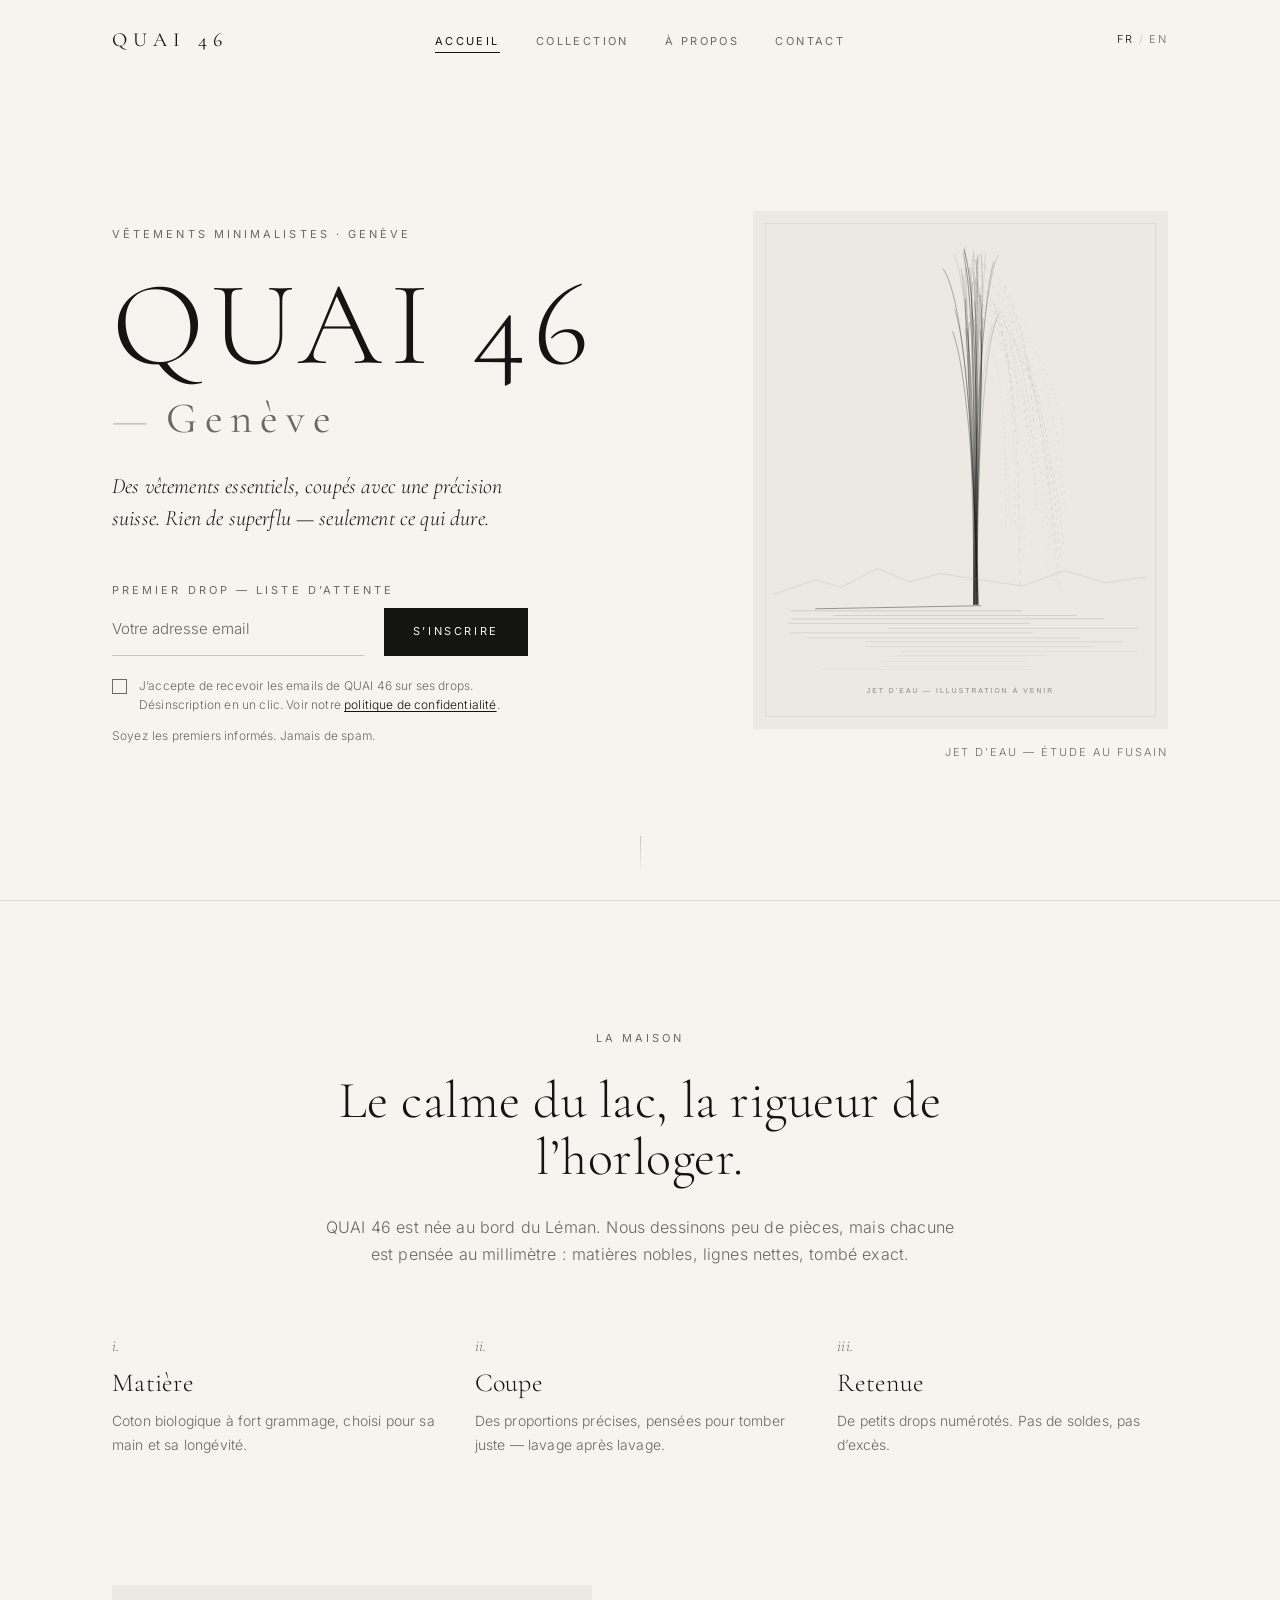
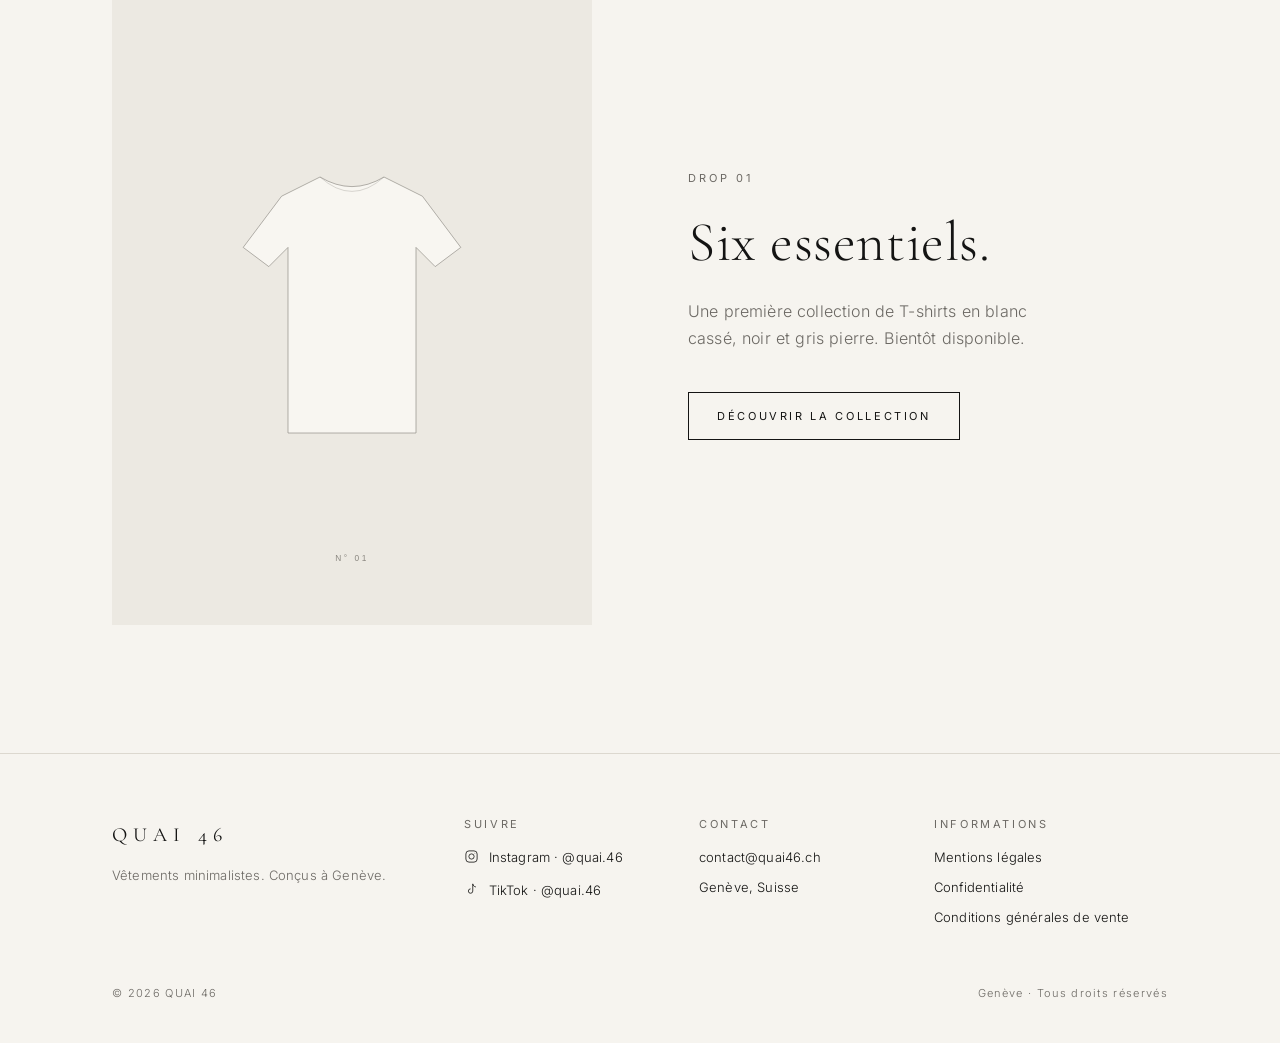
<file: index.html>
<!doctype html>
<html lang="fr">
<head>
<meta charset="utf-8">
<meta name="viewport" content="width=device-width, initial-scale=1">
<title>QUAI 46 — Genève · Vêtements minimalistes</title>
<meta name="description" content="QUAI 46, maison de vêtements minimalistes à Genève. Inscrivez-vous à la liste d’attente du premier drop.">
<meta name="theme-color" content="#f6f4ef">
<link rel="canonical" href="https://quai46.github.io/">
<link rel="alternate" hreflang="fr" href="https://quai46.github.io/">
<link rel="alternate" hreflang="en" href="https://quai46.github.io/en/">
<link rel="alternate" hreflang="x-default" href="https://quai46.github.io/">
<meta property="og:type" content="website">
<meta property="og:site_name" content="QUAI 46">
<meta property="og:locale" content="fr_CH">
<meta property="og:locale:alternate" content="en_GB">
<meta property="og:title" content="QUAI 46 — Genève · Vêtements minimalistes">
<meta property="og:description" content="QUAI 46, maison de vêtements minimalistes à Genève. Inscrivez-vous à la liste d’attente du premier drop.">
<meta property="og:url" content="https://quai46.github.io/">
<meta property="og:image" content="https://quai46.github.io/assets/og-image.png">
<meta property="og:image:width" content="1200">
<meta property="og:image:height" content="630">
<meta property="og:image:alt" content="QUAI 46 — Genève. Vêtements minimalistes.">
<meta name="twitter:card" content="summary_large_image">
<meta name="twitter:title" content="QUAI 46 — Genève · Vêtements minimalistes">
<meta name="twitter:description" content="QUAI 46, maison de vêtements minimalistes à Genève. Inscrivez-vous à la liste d’attente du premier drop.">
<meta name="twitter:image" content="https://quai46.github.io/assets/og-image.png">
<link rel="icon" href="/favicon.svg" type="image/svg+xml">
<link rel="icon" href="/favicon.ico" sizes="32x32">
<link rel="apple-touch-icon" href="/apple-touch-icon.png">
<link rel="preload" href="/assets/fonts/cormorant-garamond.woff2" as="font" type="font/woff2" crossorigin>
<link rel="preload" href="/assets/fonts/inter.woff2" as="font" type="font/woff2" crossorigin>
<link rel="stylesheet" href="/css/style.css">
<script src="/js/main.js" defer></script>
</head>
<body>
<a class="skip-link" href="#main">Aller au contenu</a>
<header class="site-header">
  <div class="container">
    <a class="logo" href="/" aria-label="QUAI 46 — Accueil">QUAI 46</a>
    <nav class="site-nav" id="site-nav" aria-label="Navigation principale">
      <ul>
        <li><a href="/" aria-current="page">Accueil</a></li>
        <li><a href="/collection.html">Collection</a></li>
        <li><a href="/a-propos.html">À propos</a></li>
        <li><a href="/contact.html">Contact</a></li>
      </ul>
    </nav>
    <div class="header-actions">
      <a class="lang-toggle" href="/en/" hreflang="en"><span aria-current="true">FR</span><span class="sep" aria-hidden="true">/</span><span>EN</span><span class="visually-hidden" lang="en"> — Read this page in English</span></a>
      <button class="menu-toggle" type="button" aria-controls="site-nav" aria-expanded="false" aria-label="Menu"><span></span><span></span></button>
    </div>
  </div>
</header>

<main id="main">

<section class="hero">
  <div class="container">
    <div class="hero-copy">
      <p class="eyebrow">Vêtements minimalistes · Genève</p>
      <h1 class="hero-title">QUAI&nbsp;46 <span class="city"><span class="dash">—</span> Genève</span></h1>
      <p class="lead hero-tagline">Des vêtements essentiels, coupés avec une précision suisse. Rien de superflu — seulement ce qui dure.</p>

      <form class="waitlist" id="hero-liste" data-form="waitlist" action="https://formspree.io/f/FORMSPREE_ID" method="POST">
        <!-- TODO: remplacer FORMSPREE_ID par l'identifiant du formulaire Formspree (ex. « xyzabcd ») — voir INFORME.md -->
        <label class="eyebrow" for="hero-email">Premier drop — liste d’attente</label>
        <div class="waitlist-row">
          <input class="field" id="hero-email" type="email" name="email" autocomplete="email" inputmode="email" required
                 placeholder="Votre adresse email" aria-describedby="hero-email-hint hero-email-error">
          <button class="btn" type="submit">S’inscrire</button>
        </div>
        <p class="field-error" id="hero-email-error" hidden></p>
        <div class="consent">
          <input type="checkbox" id="hero-consent" name="consentement" value="oui" required aria-describedby="hero-consent-error">
          <label for="hero-consent">J’accepte de recevoir les emails de QUAI 46 sur ses drops. Désinscription en un clic. Voir notre <a href="/confidentialite.html">politique de confidentialité</a>.</label>
        </div>
        <p class="field-error" id="hero-consent-error" hidden></p>
        <div class="hp" aria-hidden="true"><label for="hero-website">Ne pas remplir ce champ</label><input type="text" id="hero-website" name="_gotcha" tabindex="-1" autocomplete="off"></div>
        <input type="hidden" name="_subject" value="Liste d’attente — QUAI 46">
        <input type="hidden" name="formulaire" value="liste-attente">
        <input type="hidden" name="langue" value="fr">
        <p class="form-hint" id="hero-email-hint">Soyez les premiers informés. Jamais de spam.</p>
        <p class="form-status" role="status" aria-live="polite"></p>
      </form>
    </div>

    <figure class="hero-visual">
      <div class="frame frame--portrait">
        <!-- TODO: remplacer par l'illustration du Jet d'Eau (fusain ou stylo-plume), format 4:5, ex. /images/jet-deau.jpg -->
        <img src="/images/jet-deau.svg" alt="Illustration au trait du Jet d’Eau de Genève sur le Léman" width="800" height="1000" fetchpriority="high">
      </div>
      <figcaption class="caption">Jet d’Eau — étude au fusain</figcaption>
    </figure>
  </div>
  <span class="scroll-cue" aria-hidden="true"></span>
</section>

<hr class="rule">

<section class="section">
  <div class="container">
    <div class="statement reveal">
      <p class="eyebrow">La maison</p>
      <h2>Le calme du lac, la rigueur de l’horloger.</h2>
      <p>QUAI 46 est née au bord du Léman. Nous dessinons peu de pièces, mais chacune est pensée au millimètre : matières nobles, lignes nettes, tombé exact.</p>
    </div>
    <div class="pillars">
      <div class="pillar reveal"><span class="num">i.</span><h3>Matière</h3><p>Coton biologique à fort grammage, choisi pour sa main et sa longévité.</p></div>
      <div class="pillar reveal"><span class="num">ii.</span><h3>Coupe</h3><p>Des proportions précises, pensées pour tomber juste — lavage après lavage.</p></div>
      <div class="pillar reveal"><span class="num">iii.</span><h3>Retenue</h3><p>De petits drops numérotés. Pas de soldes, pas d’excès.</p></div>
    </div>
  </div>
</section>

<section class="section section--flush">
  <div class="container split">
    <div class="frame frame--tall reveal">
      <img src="/assets/products/leman.svg" alt="T-shirt Léman, blanc cassé" width="800" height="1000" loading="lazy" decoding="async">
    </div>
    <div class="reveal">
      <p class="eyebrow">Drop 01</p>
      <h2 class="h-display">Six essentiels.</h2>
      <p class="muted measure">Une première collection de T-shirts en blanc cassé, noir et gris pierre. Bientôt disponible.</p>
      <a class="btn btn--ghost" href="/collection.html">Découvrir la collection</a>
    </div>
  </div>
</section>
</main>

<footer class="site-footer">
  <div class="container">
    <div class="footer-grid footer-grid--4">
      <div class="footer-brand">
        <a class="logo" href="/">QUAI 46</a>
        <p>Vêtements minimalistes. Conçus à Genève.</p>
      </div>
      <div class="footer-col">
        <h2>Suivre</h2>
        <ul class="social">
          <li><a href="https://www.instagram.com/quai.46/" target="_blank" rel="noopener"><svg viewBox="0 0 24 24" fill="none" stroke="currentColor" stroke-width="1.3" aria-hidden="true" focusable="false"><rect x="3" y="3" width="18" height="18" rx="5"/><circle cx="12" cy="12" r="4.2"/><circle cx="17.4" cy="6.6" r=".6" fill="currentColor" stroke="none"/></svg><span>Instagram · @quai.46</span></a></li>
          <li><a href="https://www.tiktok.com/@quai.46" target="_blank" rel="noopener"><svg viewBox="0 0 24 24" fill="none" stroke="currentColor" stroke-width="1.3" stroke-linejoin="round" aria-hidden="true" focusable="false"><path d="M14 3v11.5a3.5 3.5 0 1 1-3.5-3.5"/><path d="M14 3c.4 2.6 2.3 4.6 5 4.9"/></svg><span>TikTok · @quai.46</span></a></li>
        </ul>
      </div>
      <div class="footer-col">
        <h2>Contact</h2>
        <ul>
          <li><a href="mailto:contact@quai46.ch">contact@quai46.ch</a><!-- TODO: remplacer par l'adresse email définitive --></li>
          <li>Genève, Suisse</li>
        </ul>
      </div>
      <div class="footer-col">
        <h2>Informations</h2>
        <ul>
          <li><a href="/mentions-legales.html">Mentions légales</a></li>
          <li><a href="/confidentialite.html">Confidentialité</a></li>
          <li><a href="/cgv.html">Conditions générales de vente</a></li>
        </ul>
      </div>
    </div>
    <div class="footer-bottom">
      <span>© <span data-year>2026</span> QUAI 46</span>
      <span>Genève · Tous droits réservés</span>
    </div>
  </div>
</footer>
</body>
</html>
</file>
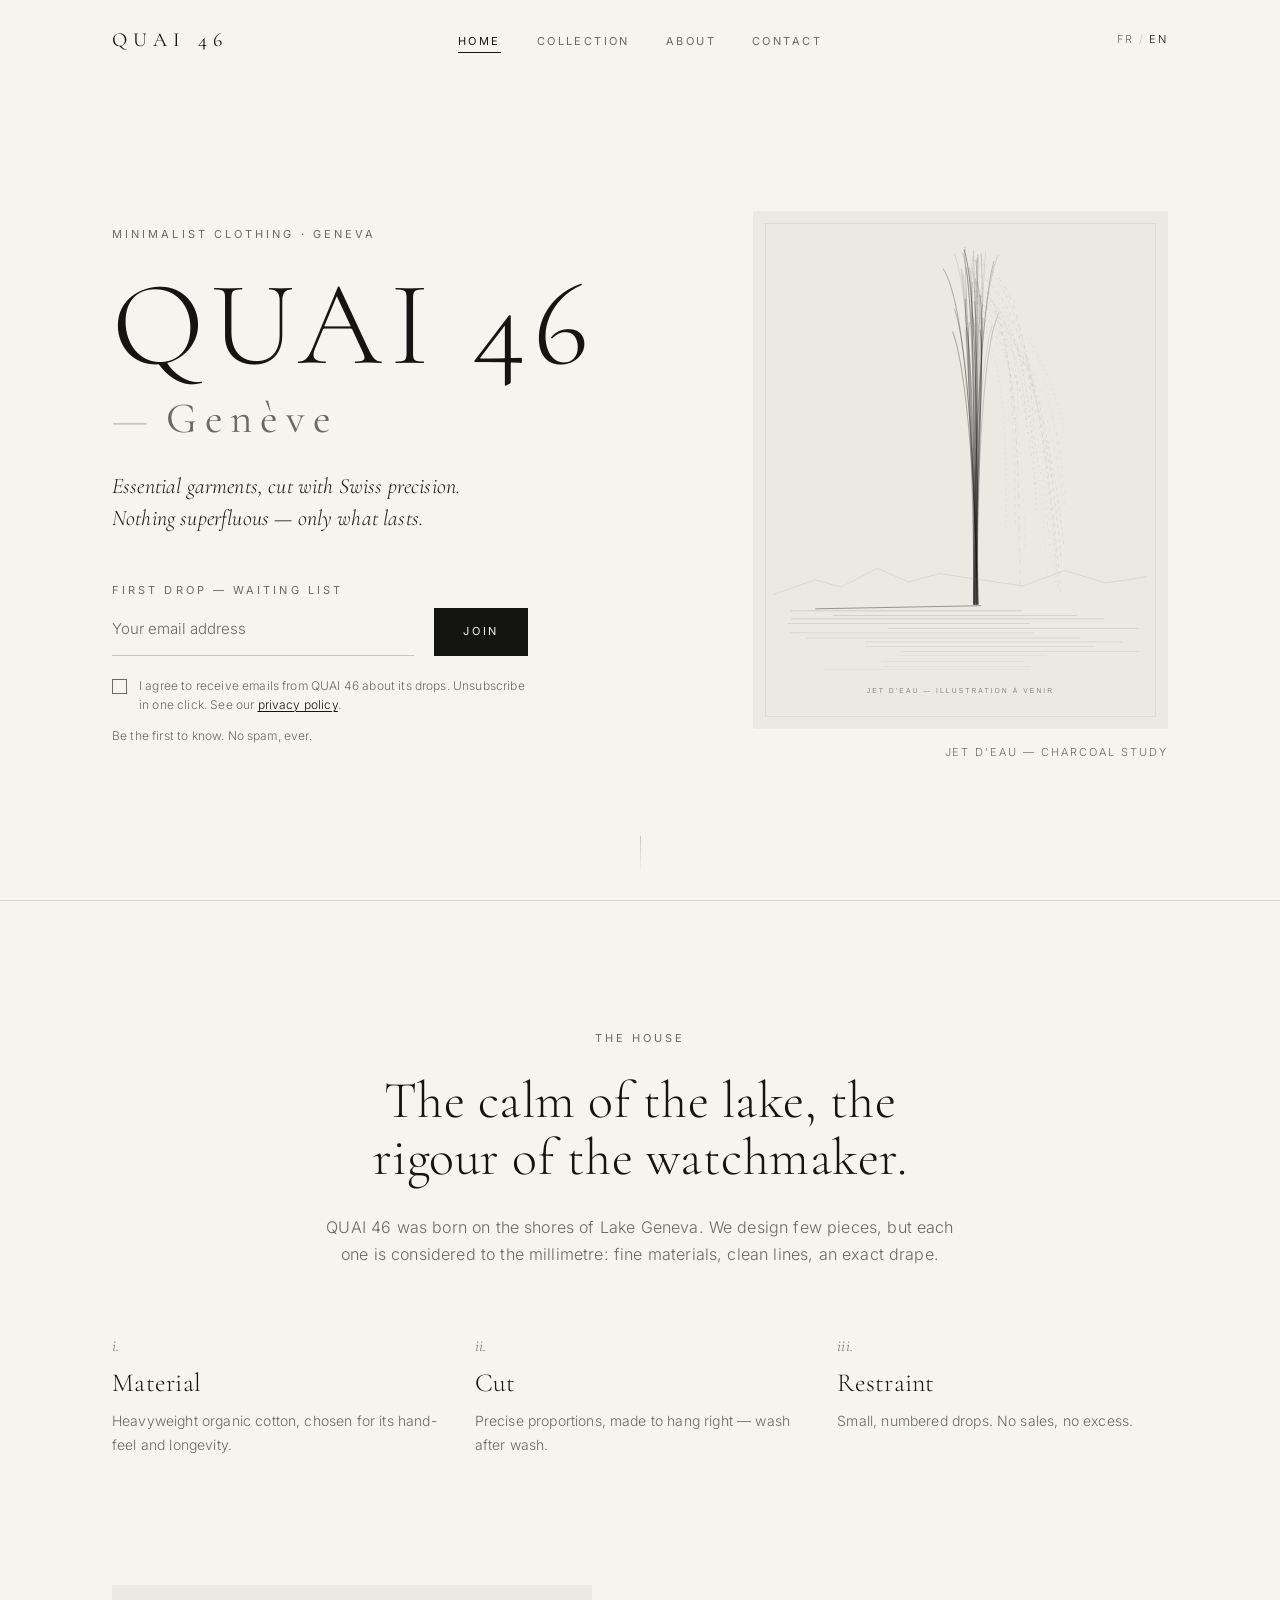
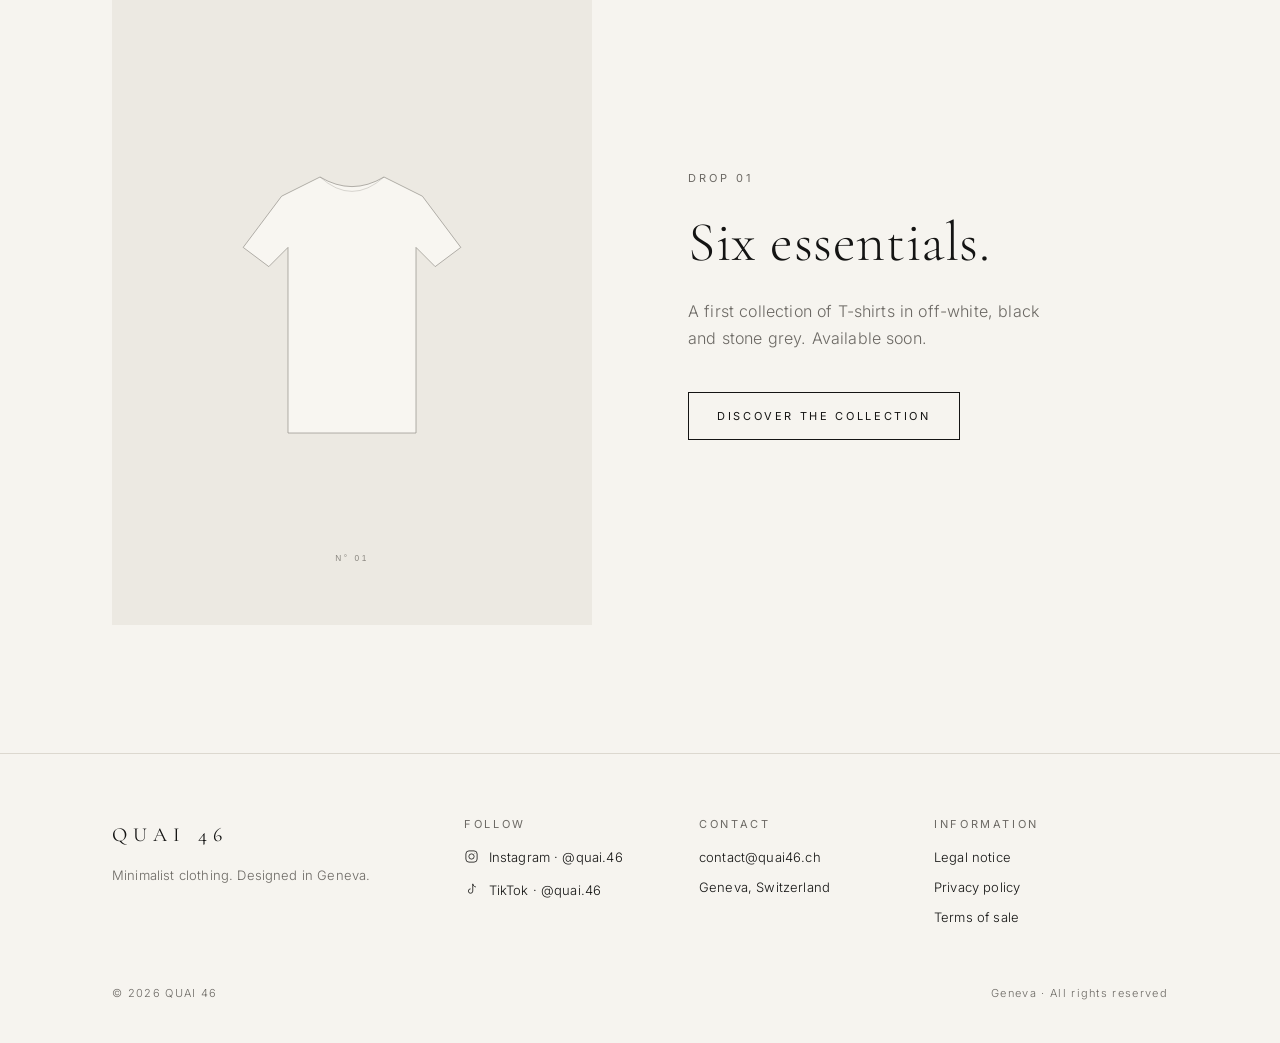
<file: en/index.html>
<!doctype html>
<html lang="en">
<head>
<meta charset="utf-8">
<meta name="viewport" content="width=device-width, initial-scale=1">
<title>QUAI 46 — Geneva · Minimalist clothing</title>
<meta name="description" content="QUAI 46, a minimalist clothing house from Geneva. Join the waiting list for the first drop.">
<meta name="theme-color" content="#f6f4ef">
<link rel="canonical" href="https://quai46.github.io/en/">
<link rel="alternate" hreflang="fr" href="https://quai46.github.io/">
<link rel="alternate" hreflang="en" href="https://quai46.github.io/en/">
<link rel="alternate" hreflang="x-default" href="https://quai46.github.io/">
<meta property="og:type" content="website">
<meta property="og:site_name" content="QUAI 46">
<meta property="og:locale" content="en_GB">
<meta property="og:locale:alternate" content="fr_CH">
<meta property="og:title" content="QUAI 46 — Geneva · Minimalist clothing">
<meta property="og:description" content="QUAI 46, a minimalist clothing house from Geneva. Join the waiting list for the first drop.">
<meta property="og:url" content="https://quai46.github.io/en/">
<meta property="og:image" content="https://quai46.github.io/assets/og-image.png">
<meta property="og:image:width" content="1200">
<meta property="og:image:height" content="630">
<meta property="og:image:alt" content="QUAI 46 — Geneva. Minimalist clothing.">
<meta name="twitter:card" content="summary_large_image">
<meta name="twitter:title" content="QUAI 46 — Geneva · Minimalist clothing">
<meta name="twitter:description" content="QUAI 46, a minimalist clothing house from Geneva. Join the waiting list for the first drop.">
<meta name="twitter:image" content="https://quai46.github.io/assets/og-image.png">
<link rel="icon" href="/favicon.svg" type="image/svg+xml">
<link rel="icon" href="/favicon.ico" sizes="32x32">
<link rel="apple-touch-icon" href="/apple-touch-icon.png">
<link rel="preload" href="/assets/fonts/cormorant-garamond.woff2" as="font" type="font/woff2" crossorigin>
<link rel="preload" href="/assets/fonts/inter.woff2" as="font" type="font/woff2" crossorigin>
<link rel="stylesheet" href="/css/style.css">
<script src="/js/main.js" defer></script>
</head>
<body>
<a class="skip-link" href="#main">Skip to content</a>
<header class="site-header">
  <div class="container">
    <a class="logo" href="/en/" aria-label="QUAI 46 — Home">QUAI 46</a>
    <nav class="site-nav" id="site-nav" aria-label="Main navigation">
      <ul>
        <li><a href="/en/" aria-current="page">Home</a></li>
        <li><a href="/en/collection.html">Collection</a></li>
        <li><a href="/en/about.html">About</a></li>
        <li><a href="/en/contact.html">Contact</a></li>
      </ul>
    </nav>
    <div class="header-actions">
      <a class="lang-toggle" href="/" hreflang="fr"><span>FR</span><span class="sep" aria-hidden="true">/</span><span aria-current="true">EN</span><span class="visually-hidden" lang="fr"> — Lire cette page en français</span></a>
      <button class="menu-toggle" type="button" aria-controls="site-nav" aria-expanded="false" aria-label="Menu"><span></span><span></span></button>
    </div>
  </div>
</header>

<main id="main">

<section class="hero">
  <div class="container">
    <div class="hero-copy">
      <p class="eyebrow">Minimalist clothing · Geneva</p>
      <h1 class="hero-title">QUAI&nbsp;46 <span class="city"><span class="dash">—</span> Genève</span></h1>
      <p class="lead hero-tagline">Essential garments, cut with Swiss precision. Nothing superfluous — only what lasts.</p>

      <form class="waitlist" id="hero-liste" data-form="waitlist" action="https://formspree.io/f/FORMSPREE_ID" method="POST">
        <!-- TODO: remplacer FORMSPREE_ID par l'identifiant du formulaire Formspree (ex. « xyzabcd ») — voir INFORME.md -->
        <label class="eyebrow" for="hero-email">First drop — waiting list</label>
        <div class="waitlist-row">
          <input class="field" id="hero-email" type="email" name="email" autocomplete="email" inputmode="email" required
                 placeholder="Your email address" aria-describedby="hero-email-hint hero-email-error">
          <button class="btn" type="submit">Join</button>
        </div>
        <p class="field-error" id="hero-email-error" hidden></p>
        <div class="consent">
          <input type="checkbox" id="hero-consent" name="consentement" value="oui" required aria-describedby="hero-consent-error">
          <label for="hero-consent">I agree to receive emails from QUAI 46 about its drops. Unsubscribe in one click. See our <a href="/en/privacy.html">privacy policy</a>.</label>
        </div>
        <p class="field-error" id="hero-consent-error" hidden></p>
        <div class="hp" aria-hidden="true"><label for="hero-website">Leave this field empty</label><input type="text" id="hero-website" name="_gotcha" tabindex="-1" autocomplete="off"></div>
        <input type="hidden" name="_subject" value="Waiting list — QUAI 46">
        <input type="hidden" name="formulaire" value="liste-attente">
        <input type="hidden" name="langue" value="en">
        <p class="form-hint" id="hero-email-hint">Be the first to know. No spam, ever.</p>
        <p class="form-status" role="status" aria-live="polite"></p>
      </form>
    </div>

    <figure class="hero-visual">
      <div class="frame frame--portrait">
        <!-- TODO: remplacer par l'illustration du Jet d'Eau (fusain ou stylo-plume), format 4:5, ex. /images/jet-deau.jpg -->
        <img src="/images/jet-deau.svg" alt="Line illustration of the Jet d’Eau fountain on Lake Geneva" width="800" height="1000" fetchpriority="high">
      </div>
      <figcaption class="caption">Jet d’Eau — charcoal study</figcaption>
    </figure>
  </div>
  <span class="scroll-cue" aria-hidden="true"></span>
</section>

<hr class="rule">

<section class="section">
  <div class="container">
    <div class="statement reveal">
      <p class="eyebrow">The house</p>
      <h2>The calm of the lake, the rigour of the watchmaker.</h2>
      <p>QUAI 46 was born on the shores of Lake Geneva. We design few pieces, but each one is considered to the millimetre: fine materials, clean lines, an exact drape.</p>
    </div>
    <div class="pillars">
      <div class="pillar reveal"><span class="num">i.</span><h3>Material</h3><p>Heavyweight organic cotton, chosen for its hand-feel and longevity.</p></div>
      <div class="pillar reveal"><span class="num">ii.</span><h3>Cut</h3><p>Precise proportions, made to hang right — wash after wash.</p></div>
      <div class="pillar reveal"><span class="num">iii.</span><h3>Restraint</h3><p>Small, numbered drops. No sales, no excess.</p></div>
    </div>
  </div>
</section>

<section class="section section--flush">
  <div class="container split">
    <div class="frame frame--tall reveal">
      <img src="/assets/products/leman.svg" alt="Léman T-shirt, off-white" width="800" height="1000" loading="lazy" decoding="async">
    </div>
    <div class="reveal">
      <p class="eyebrow">Drop 01</p>
      <h2 class="h-display">Six essentials.</h2>
      <p class="muted measure">A first collection of T-shirts in off-white, black and stone grey. Available soon.</p>
      <a class="btn btn--ghost" href="/en/collection.html">Discover the collection</a>
    </div>
  </div>
</section>
</main>

<footer class="site-footer">
  <div class="container">
    <div class="footer-grid footer-grid--4">
      <div class="footer-brand">
        <a class="logo" href="/en/">QUAI 46</a>
        <p>Minimalist clothing. Designed in Geneva.</p>
      </div>
      <div class="footer-col">
        <h2>Follow</h2>
        <ul class="social">
          <li><a href="https://www.instagram.com/quai.46/" target="_blank" rel="noopener"><svg viewBox="0 0 24 24" fill="none" stroke="currentColor" stroke-width="1.3" aria-hidden="true" focusable="false"><rect x="3" y="3" width="18" height="18" rx="5"/><circle cx="12" cy="12" r="4.2"/><circle cx="17.4" cy="6.6" r=".6" fill="currentColor" stroke="none"/></svg><span>Instagram · @quai.46</span></a></li>
          <li><a href="https://www.tiktok.com/@quai.46" target="_blank" rel="noopener"><svg viewBox="0 0 24 24" fill="none" stroke="currentColor" stroke-width="1.3" stroke-linejoin="round" aria-hidden="true" focusable="false"><path d="M14 3v11.5a3.5 3.5 0 1 1-3.5-3.5"/><path d="M14 3c.4 2.6 2.3 4.6 5 4.9"/></svg><span>TikTok · @quai.46</span></a></li>
        </ul>
      </div>
      <div class="footer-col">
        <h2>Contact</h2>
        <ul>
          <li><a href="mailto:contact@quai46.ch">contact@quai46.ch</a><!-- TODO: remplacer par l'adresse email définitive --></li>
          <li>Geneva, Switzerland</li>
        </ul>
      </div>
      <div class="footer-col">
        <h2>Information</h2>
        <ul>
          <li><a href="/en/legal-notice.html">Legal notice</a></li>
          <li><a href="/en/privacy.html">Privacy policy</a></li>
          <li><a href="/en/terms.html">Terms of sale</a></li>
        </ul>
      </div>
    </div>
    <div class="footer-bottom">
      <span>© <span data-year>2026</span> QUAI 46</span>
      <span>Geneva · All rights reserved</span>
    </div>
  </div>
</footer>
</body>
</html>
</file>
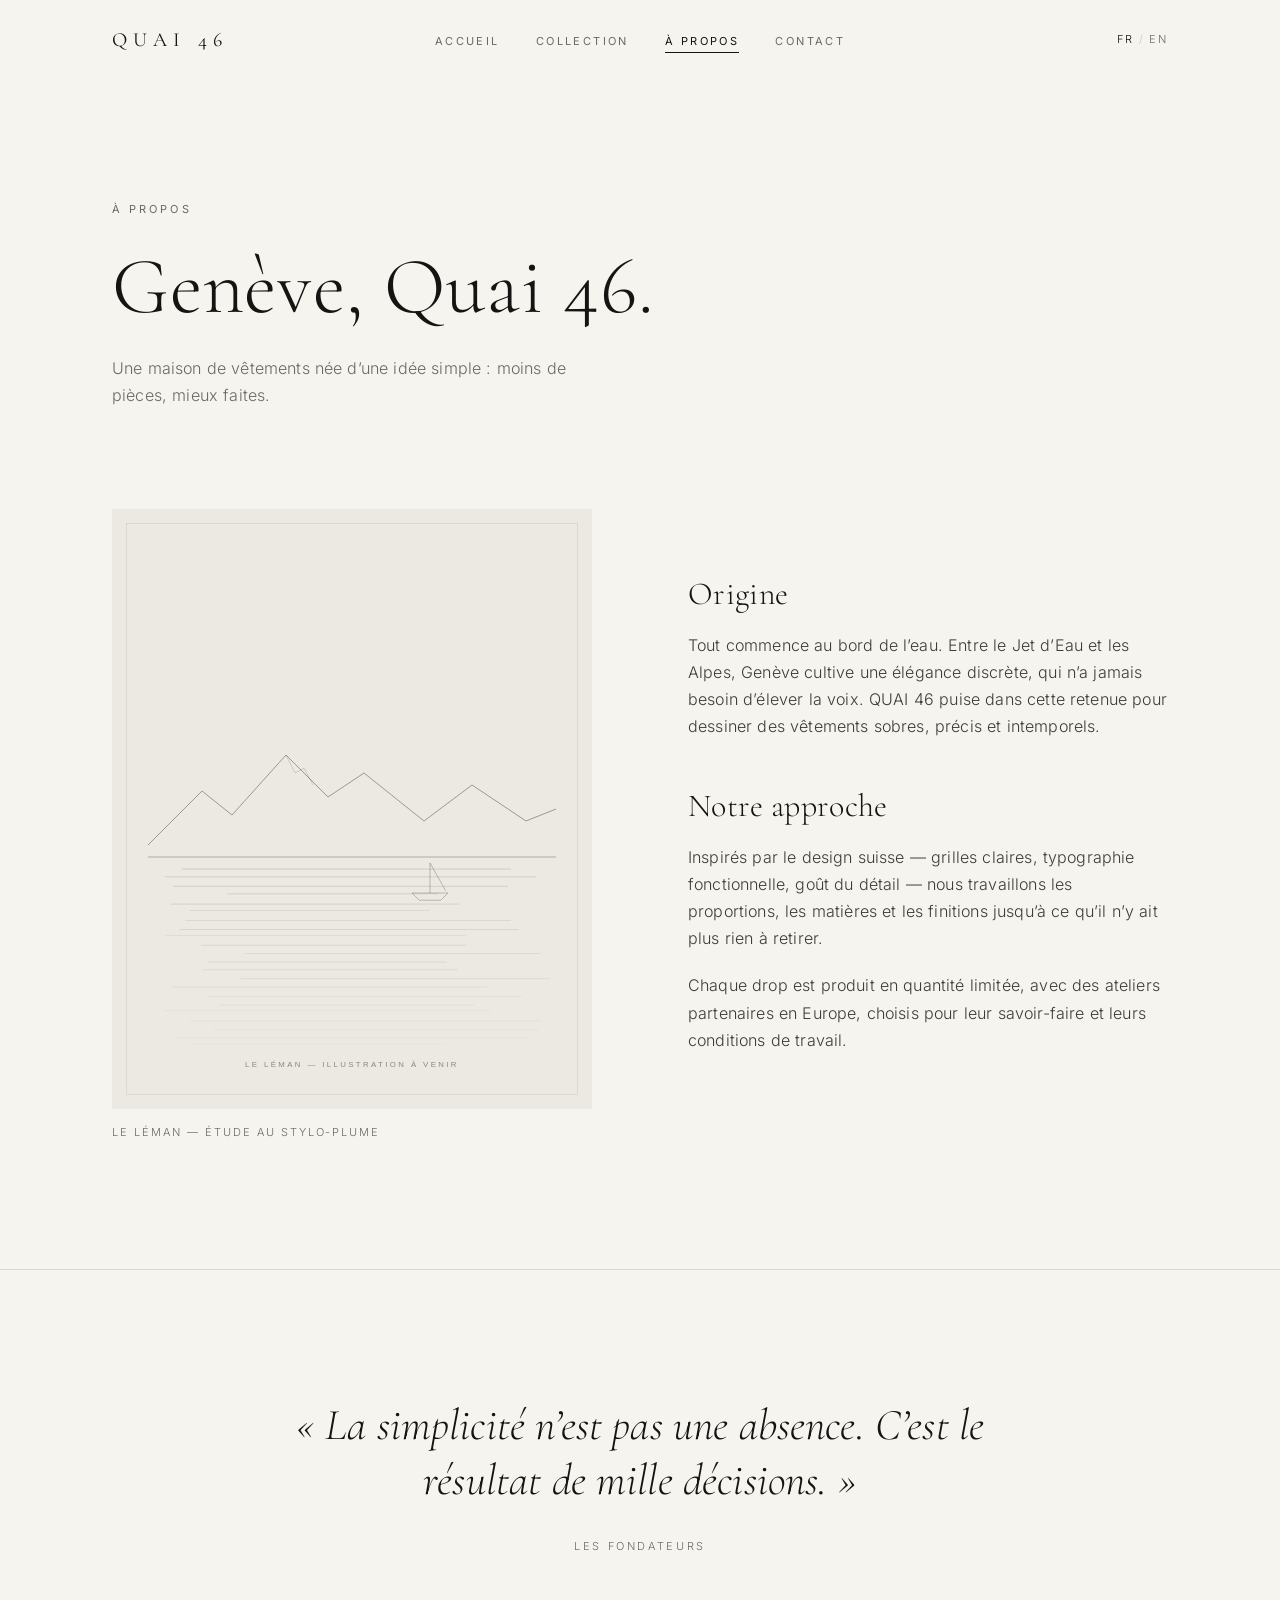
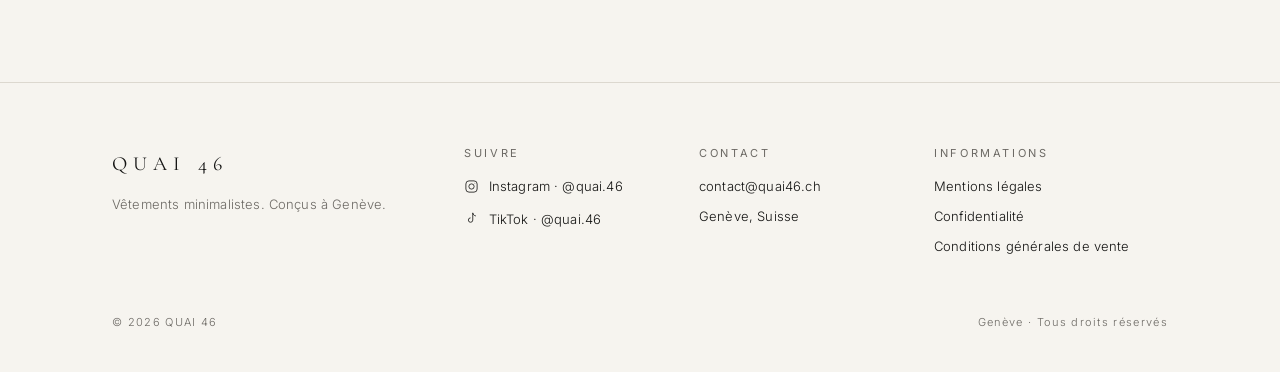
<file: a-propos.html>
<!doctype html>
<html lang="fr">
<head>
<meta charset="utf-8">
<meta name="viewport" content="width=device-width, initial-scale=1">
<title>À propos — QUAI 46</title>
<meta name="description" content="L’histoire de QUAI 46, maison de vêtements minimalistes inspirée par Genève et le design suisse.">
<meta name="theme-color" content="#f6f4ef">
<link rel="canonical" href="https://quai46.github.io/a-propos.html">
<link rel="alternate" hreflang="fr" href="https://quai46.github.io/a-propos.html">
<link rel="alternate" hreflang="en" href="https://quai46.github.io/en/about.html">
<link rel="alternate" hreflang="x-default" href="https://quai46.github.io/a-propos.html">
<meta property="og:type" content="website">
<meta property="og:site_name" content="QUAI 46">
<meta property="og:locale" content="fr_CH">
<meta property="og:locale:alternate" content="en_GB">
<meta property="og:title" content="À propos — QUAI 46">
<meta property="og:description" content="L’histoire de QUAI 46, maison de vêtements minimalistes inspirée par Genève et le design suisse.">
<meta property="og:url" content="https://quai46.github.io/a-propos.html">
<meta property="og:image" content="https://quai46.github.io/assets/og-image.png">
<meta property="og:image:width" content="1200">
<meta property="og:image:height" content="630">
<meta property="og:image:alt" content="QUAI 46 — Genève. Vêtements minimalistes.">
<meta name="twitter:card" content="summary_large_image">
<meta name="twitter:title" content="À propos — QUAI 46">
<meta name="twitter:description" content="L’histoire de QUAI 46, maison de vêtements minimalistes inspirée par Genève et le design suisse.">
<meta name="twitter:image" content="https://quai46.github.io/assets/og-image.png">
<link rel="icon" href="/favicon.svg" type="image/svg+xml">
<link rel="icon" href="/favicon.ico" sizes="32x32">
<link rel="apple-touch-icon" href="/apple-touch-icon.png">
<link rel="preload" href="/assets/fonts/cormorant-garamond.woff2" as="font" type="font/woff2" crossorigin>
<link rel="preload" href="/assets/fonts/inter.woff2" as="font" type="font/woff2" crossorigin>
<link rel="stylesheet" href="/css/style.css">
<script src="/js/main.js" defer></script>
</head>
<body>
<a class="skip-link" href="#main">Aller au contenu</a>
<header class="site-header">
  <div class="container">
    <a class="logo" href="/" aria-label="QUAI 46 — Accueil">QUAI 46</a>
    <nav class="site-nav" id="site-nav" aria-label="Navigation principale">
      <ul>
        <li><a href="/">Accueil</a></li>
        <li><a href="/collection.html">Collection</a></li>
        <li><a href="/a-propos.html" aria-current="page">À propos</a></li>
        <li><a href="/contact.html">Contact</a></li>
      </ul>
    </nav>
    <div class="header-actions">
      <a class="lang-toggle" href="/en/about.html" hreflang="en"><span aria-current="true">FR</span><span class="sep" aria-hidden="true">/</span><span>EN</span><span class="visually-hidden" lang="en"> — Read this page in English</span></a>
      <button class="menu-toggle" type="button" aria-controls="site-nav" aria-expanded="false" aria-label="Menu"><span></span><span></span></button>
    </div>
  </div>
</header>

<main id="main">

<section class="page-head">
  <div class="container">
    <p class="eyebrow">À propos</p>
    <h1>Genève, Quai 46.</h1>
    <p>Une maison de vêtements née d’une idée simple : moins de pièces, mieux faites.</p>
  </div>
</section>

<section class="section section--tight">
  <div class="container split">
    <figure class="reveal">
      <div class="frame frame--portrait">
        <!-- TODO: remplacer par une illustration ou photo du Léman, format 4:5, ex. /images/leman.jpg -->
        <img src="/images/leman.svg" alt="Illustration au trait du Léman et des Alpes" width="800" height="1000" loading="lazy" decoding="async">
      </div>
      <figcaption class="caption">Le Léman — étude au stylo-plume</figcaption>
    </figure>
    <div class="prose reveal">
      <h2 class="flush">Origine</h2>
      <p>Tout commence au bord de l’eau. Entre le Jet d’Eau et les Alpes, Genève cultive une élégance discrète, qui n’a jamais besoin d’élever la voix. QUAI 46 puise dans cette retenue pour dessiner des vêtements sobres, précis et intemporels.</p>
      <h2>Notre approche</h2>
      <p>Inspirés par le design suisse — grilles claires, typographie fonctionnelle, goût du détail — nous travaillons les proportions, les matières et les finitions jusqu’à ce qu’il n’y ait plus rien à retirer.</p>
      <p>Chaque drop est produit en quantité limitée, avec des ateliers partenaires en Europe, choisis pour leur savoir-faire et leurs conditions de travail.<!-- TODO: confirmer le pays et les ateliers de production --></p>
    </div>
  </div>
</section>

<hr class="rule">

<section class="section">
  <div class="container">
    <blockquote class="quote reveal">
      <p>« La simplicité n’est pas une absence. C’est le résultat de mille décisions. »</p>
      <cite>Les fondateurs</cite>
    </blockquote>
  </div>
</section>
</main>

<footer class="site-footer">
  <div class="container">
    <div class="footer-grid footer-grid--4">
      <div class="footer-brand">
        <a class="logo" href="/">QUAI 46</a>
        <p>Vêtements minimalistes. Conçus à Genève.</p>
      </div>
      <div class="footer-col">
        <h2>Suivre</h2>
        <ul class="social">
          <li><a href="https://www.instagram.com/quai.46/" target="_blank" rel="noopener"><svg viewBox="0 0 24 24" fill="none" stroke="currentColor" stroke-width="1.3" aria-hidden="true" focusable="false"><rect x="3" y="3" width="18" height="18" rx="5"/><circle cx="12" cy="12" r="4.2"/><circle cx="17.4" cy="6.6" r=".6" fill="currentColor" stroke="none"/></svg><span>Instagram · @quai.46</span></a></li>
          <li><a href="https://www.tiktok.com/@quai.46" target="_blank" rel="noopener"><svg viewBox="0 0 24 24" fill="none" stroke="currentColor" stroke-width="1.3" stroke-linejoin="round" aria-hidden="true" focusable="false"><path d="M14 3v11.5a3.5 3.5 0 1 1-3.5-3.5"/><path d="M14 3c.4 2.6 2.3 4.6 5 4.9"/></svg><span>TikTok · @quai.46</span></a></li>
        </ul>
      </div>
      <div class="footer-col">
        <h2>Contact</h2>
        <ul>
          <li><a href="mailto:contact@quai46.ch">contact@quai46.ch</a><!-- TODO: remplacer par l'adresse email définitive --></li>
          <li>Genève, Suisse</li>
        </ul>
      </div>
      <div class="footer-col">
        <h2>Informations</h2>
        <ul>
          <li><a href="/mentions-legales.html">Mentions légales</a></li>
          <li><a href="/confidentialite.html">Confidentialité</a></li>
          <li><a href="/cgv.html">Conditions générales de vente</a></li>
        </ul>
      </div>
    </div>
    <div class="footer-bottom">
      <span>© <span data-year>2026</span> QUAI 46</span>
      <span>Genève · Tous droits réservés</span>
    </div>
  </div>
</footer>
</body>
</html>
</file>
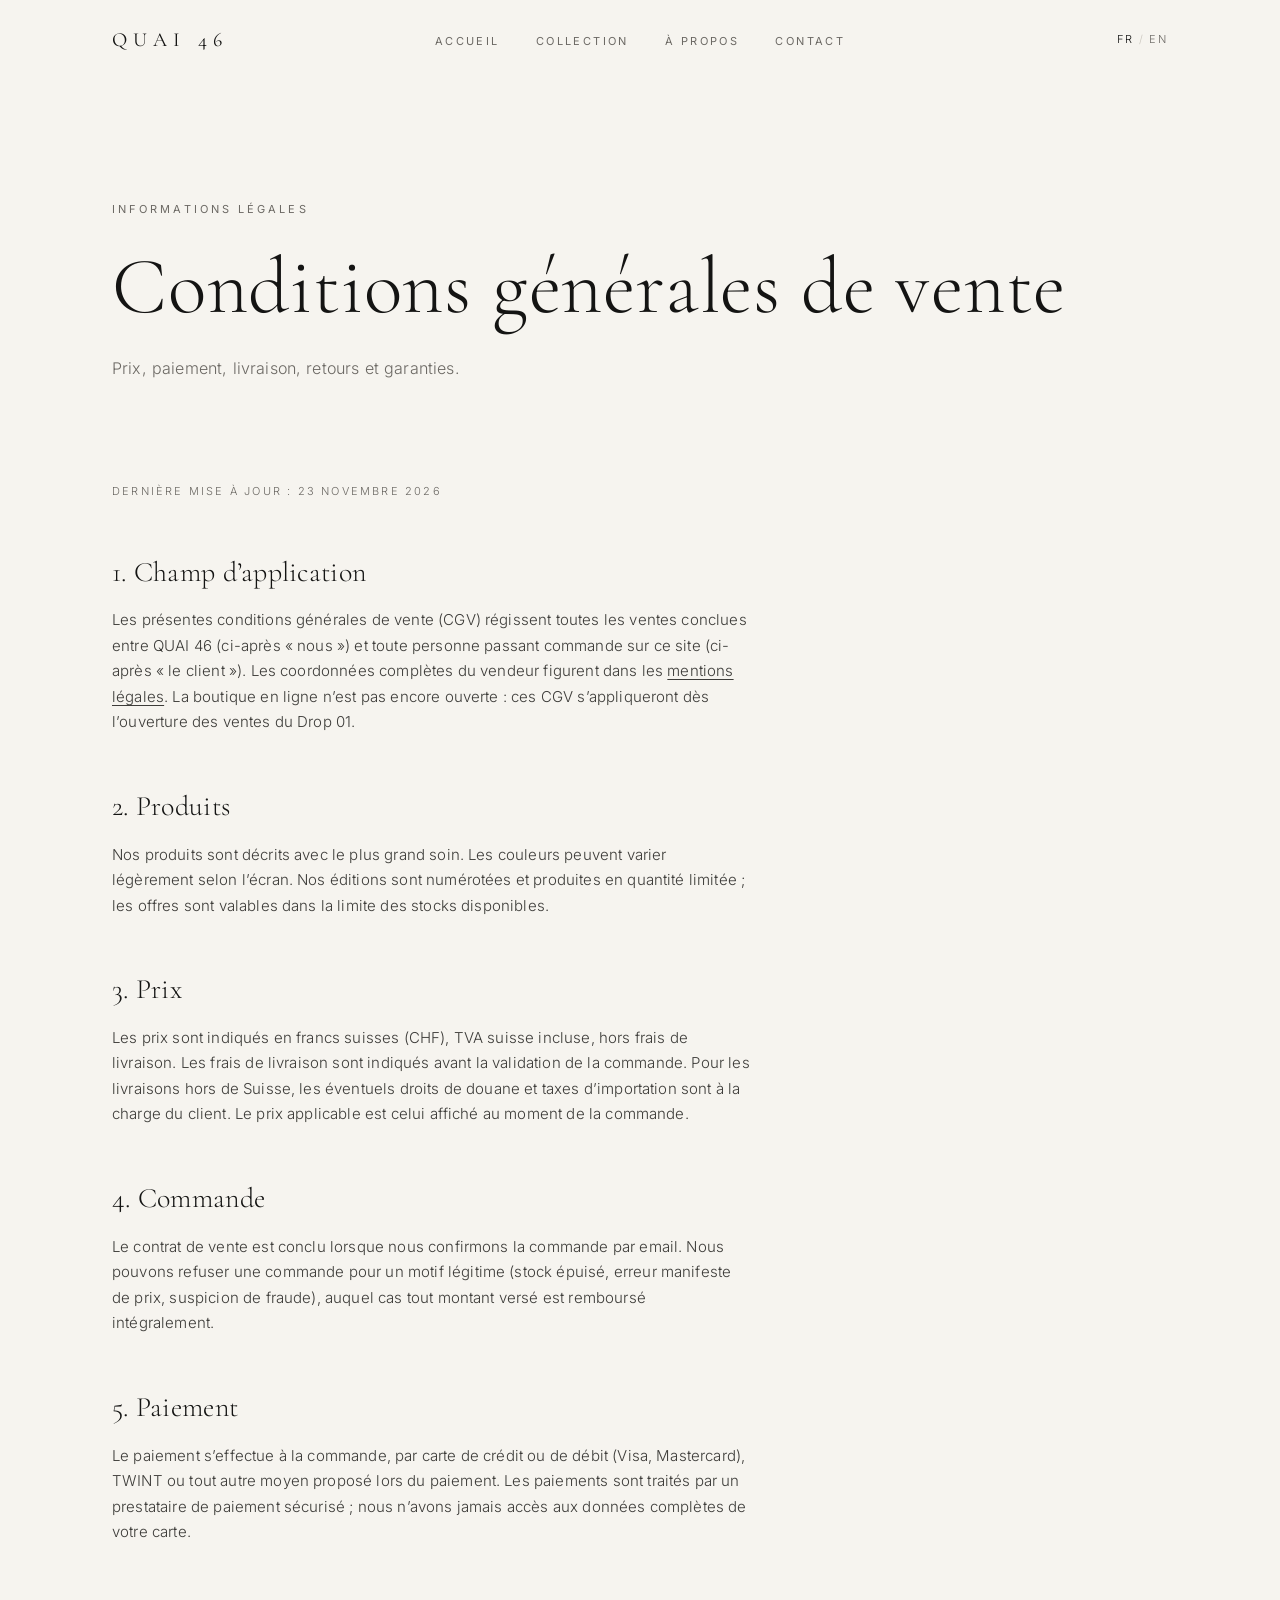
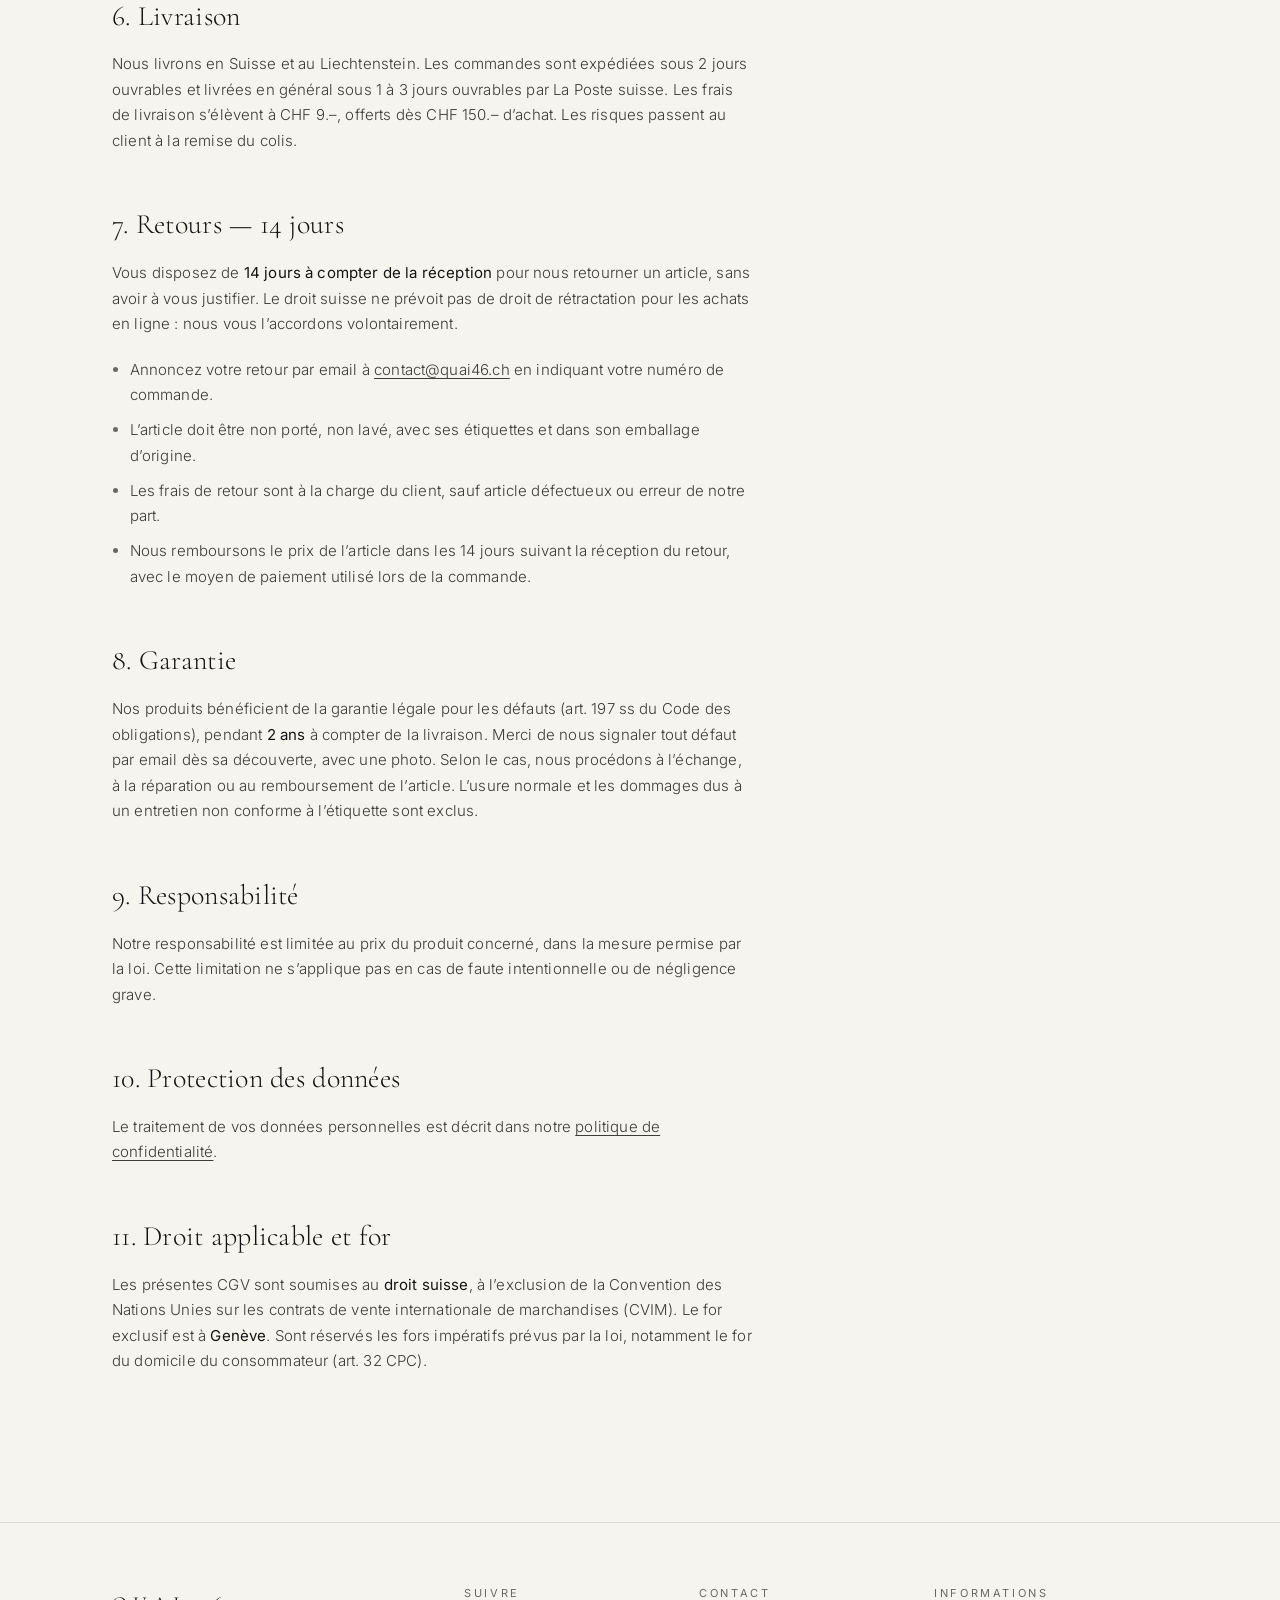
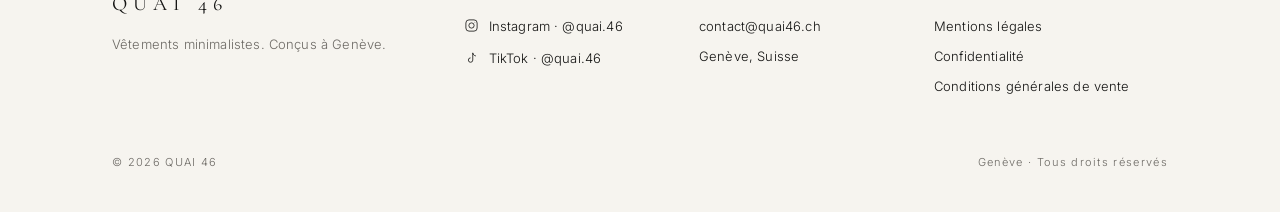
<file: cgv.html>
<!doctype html>
<html lang="fr">
<head>
<meta charset="utf-8">
<meta name="viewport" content="width=device-width, initial-scale=1">
<title>Conditions générales de vente — QUAI 46</title>
<meta name="description" content="CGV de QUAI 46 : prix en CHF, paiement, livraison, retours sous 14 jours, garantie, droit suisse.">
<meta name="theme-color" content="#f6f4ef">
<link rel="canonical" href="https://quai46.github.io/cgv.html">
<link rel="alternate" hreflang="fr" href="https://quai46.github.io/cgv.html">
<link rel="alternate" hreflang="en" href="https://quai46.github.io/en/terms.html">
<link rel="alternate" hreflang="x-default" href="https://quai46.github.io/cgv.html">
<meta property="og:type" content="website">
<meta property="og:site_name" content="QUAI 46">
<meta property="og:locale" content="fr_CH">
<meta property="og:locale:alternate" content="en_GB">
<meta property="og:title" content="Conditions générales de vente — QUAI 46">
<meta property="og:description" content="CGV de QUAI 46 : prix en CHF, paiement, livraison, retours sous 14 jours, garantie, droit suisse.">
<meta property="og:url" content="https://quai46.github.io/cgv.html">
<meta property="og:image" content="https://quai46.github.io/assets/og-image.png">
<meta property="og:image:width" content="1200">
<meta property="og:image:height" content="630">
<meta property="og:image:alt" content="QUAI 46 — Genève. Vêtements minimalistes.">
<meta name="twitter:card" content="summary_large_image">
<meta name="twitter:title" content="Conditions générales de vente — QUAI 46">
<meta name="twitter:description" content="CGV de QUAI 46 : prix en CHF, paiement, livraison, retours sous 14 jours, garantie, droit suisse.">
<meta name="twitter:image" content="https://quai46.github.io/assets/og-image.png">
<link rel="icon" href="/favicon.svg" type="image/svg+xml">
<link rel="icon" href="/favicon.ico" sizes="32x32">
<link rel="apple-touch-icon" href="/apple-touch-icon.png">
<link rel="preload" href="/assets/fonts/cormorant-garamond.woff2" as="font" type="font/woff2" crossorigin>
<link rel="preload" href="/assets/fonts/inter.woff2" as="font" type="font/woff2" crossorigin>
<link rel="stylesheet" href="/css/style.css">
<script src="/js/main.js" defer></script>
</head>
<body>
<a class="skip-link" href="#main">Aller au contenu</a>
<header class="site-header">
  <div class="container">
    <a class="logo" href="/" aria-label="QUAI 46 — Accueil">QUAI 46</a>
    <nav class="site-nav" id="site-nav" aria-label="Navigation principale">
      <ul>
        <li><a href="/">Accueil</a></li>
        <li><a href="/collection.html">Collection</a></li>
        <li><a href="/a-propos.html">À propos</a></li>
        <li><a href="/contact.html">Contact</a></li>
      </ul>
    </nav>
    <div class="header-actions">
      <a class="lang-toggle" href="/en/terms.html" hreflang="en"><span aria-current="true">FR</span><span class="sep" aria-hidden="true">/</span><span>EN</span><span class="visually-hidden" lang="en"> — Read this page in English</span></a>
      <button class="menu-toggle" type="button" aria-controls="site-nav" aria-expanded="false" aria-label="Menu"><span></span><span></span></button>
    </div>
  </div>
</header>

<main id="main">

<section class="page-head">
  <div class="container">
    <p class="eyebrow">Informations légales</p>
    <h1>Conditions générales de vente</h1>
    <p>Prix, paiement, livraison, retours et garanties.</p>
  </div>
</section>

<section class="section section--tight">
  <div class="container">
    <article class="legal">
      <p class="legal-date">Dernière mise à jour : 23 novembre 2026</p>
      <h2>1. Champ d’application</h2>
      <p>Les présentes conditions générales de vente (CGV) régissent toutes les ventes conclues entre QUAI 46 (ci-après « nous ») et toute personne passant commande sur ce site (ci-après « le client »). Les coordonnées complètes du vendeur figurent dans les <a href="/mentions-legales.html">mentions légales</a>. La boutique en ligne n’est pas encore ouverte : ces CGV s’appliqueront dès l’ouverture des ventes du Drop 01.</p>

      <h2>2. Produits</h2>
      <p>Nos produits sont décrits avec le plus grand soin. Les couleurs peuvent varier légèrement selon l’écran. Nos éditions sont numérotées et produites en quantité limitée ; les offres sont valables dans la limite des stocks disponibles.</p>

      <h2>3. Prix</h2>
      <p>Les prix sont indiqués en francs suisses (CHF), TVA suisse incluse, hors frais de livraison. Les frais de livraison sont indiqués avant la validation de la commande. Pour les livraisons hors de Suisse, les éventuels droits de douane et taxes d’importation sont à la charge du client. Le prix applicable est celui affiché au moment de la commande.</p><!-- TODO: préciser « TVA incluse » ou « non assujetti à la TVA » selon votre situation -->

      <h2>4. Commande</h2>
      <p>Le contrat de vente est conclu lorsque nous confirmons la commande par email. Nous pouvons refuser une commande pour un motif légitime (stock épuisé, erreur manifeste de prix, suspicion de fraude), auquel cas tout montant versé est remboursé intégralement.</p>

      <h2>5. Paiement</h2>
      <p>Le paiement s’effectue à la commande, par carte de crédit ou de débit (Visa, Mastercard), TWINT ou tout autre moyen proposé lors du paiement. Les paiements sont traités par un prestataire de paiement sécurisé ; nous n’avons jamais accès aux données complètes de votre carte.</p><!-- TODO: confirmer les moyens de paiement et le prestataire (ex. Stripe, Payrexx, SumUp) -->

      <h2>6. Livraison</h2>
      <p>Nous livrons en Suisse et au Liechtenstein. Les commandes sont expédiées sous 2 jours ouvrables et livrées en général sous 1 à 3 jours ouvrables par La Poste suisse. Les frais de livraison s’élèvent à CHF 9.–, offerts dès CHF 150.– d’achat. Les risques passent au client à la remise du colis.</p><!-- TODO: confirmer les pays desservis, le transporteur, les délais et les frais de livraison -->

      <h2>7. Retours — 14 jours</h2>
      <p>Vous disposez de <strong>14 jours à compter de la réception</strong> pour nous retourner un article, sans avoir à vous justifier. Le droit suisse ne prévoit pas de droit de rétractation pour les achats en ligne : nous vous l’accordons volontairement.</p>
      <ul>
        <li>Annoncez votre retour par email à <a href="mailto:contact@quai46.ch">contact@quai46.ch</a> en indiquant votre numéro de commande.</li>
        <li>L’article doit être non porté, non lavé, avec ses étiquettes et dans son emballage d’origine.</li>
        <li>Les frais de retour sont à la charge du client, sauf article défectueux ou erreur de notre part.</li>
        <li>Nous remboursons le prix de l’article dans les 14 jours suivant la réception du retour, avec le moyen de paiement utilisé lors de la commande.</li>
      </ul><!-- TODO: confirmer qui paie les frais de retour -->

      <h2>8. Garantie</h2>
      <p>Nos produits bénéficient de la garantie légale pour les défauts (art. 197 ss du Code des obligations), pendant <strong>2 ans</strong> à compter de la livraison. Merci de nous signaler tout défaut par email dès sa découverte, avec une photo. Selon le cas, nous procédons à l’échange, à la réparation ou au remboursement de l’article. L’usure normale et les dommages dus à un entretien non conforme à l’étiquette sont exclus.</p>

      <h2>9. Responsabilité</h2>
      <p>Notre responsabilité est limitée au prix du produit concerné, dans la mesure permise par la loi. Cette limitation ne s’applique pas en cas de faute intentionnelle ou de négligence grave.</p>

      <h2>10. Protection des données</h2>
      <p>Le traitement de vos données personnelles est décrit dans notre <a href="/confidentialite.html">politique de confidentialité</a>.</p>

      <h2>11. Droit applicable et for</h2>
      <p>Les présentes CGV sont soumises au <strong>droit suisse</strong>, à l’exclusion de la Convention des Nations Unies sur les contrats de vente internationale de marchandises (CVIM). Le for exclusif est à <strong>Genève</strong>. Sont réservés les fors impératifs prévus par la loi, notamment le for du domicile du consommateur (art. 32 CPC).</p>

    </article>
  </div>
</section>
</main>

<footer class="site-footer">
  <div class="container">
    <div class="footer-grid footer-grid--4">
      <div class="footer-brand">
        <a class="logo" href="/">QUAI 46</a>
        <p>Vêtements minimalistes. Conçus à Genève.</p>
      </div>
      <div class="footer-col">
        <h2>Suivre</h2>
        <ul class="social">
          <li><a href="https://www.instagram.com/quai.46/" target="_blank" rel="noopener"><svg viewBox="0 0 24 24" fill="none" stroke="currentColor" stroke-width="1.3" aria-hidden="true" focusable="false"><rect x="3" y="3" width="18" height="18" rx="5"/><circle cx="12" cy="12" r="4.2"/><circle cx="17.4" cy="6.6" r=".6" fill="currentColor" stroke="none"/></svg><span>Instagram · @quai.46</span></a></li>
          <li><a href="https://www.tiktok.com/@quai.46" target="_blank" rel="noopener"><svg viewBox="0 0 24 24" fill="none" stroke="currentColor" stroke-width="1.3" stroke-linejoin="round" aria-hidden="true" focusable="false"><path d="M14 3v11.5a3.5 3.5 0 1 1-3.5-3.5"/><path d="M14 3c.4 2.6 2.3 4.6 5 4.9"/></svg><span>TikTok · @quai.46</span></a></li>
        </ul>
      </div>
      <div class="footer-col">
        <h2>Contact</h2>
        <ul>
          <li><a href="mailto:contact@quai46.ch">contact@quai46.ch</a><!-- TODO: remplacer par l'adresse email définitive --></li>
          <li>Genève, Suisse</li>
        </ul>
      </div>
      <div class="footer-col">
        <h2>Informations</h2>
        <ul>
          <li><a href="/mentions-legales.html">Mentions légales</a></li>
          <li><a href="/confidentialite.html">Confidentialité</a></li>
          <li><a href="/cgv.html">Conditions générales de vente</a></li>
        </ul>
      </div>
    </div>
    <div class="footer-bottom">
      <span>© <span data-year>2026</span> QUAI 46</span>
      <span>Genève · Tous droits réservés</span>
    </div>
  </div>
</footer>
</body>
</html>
</file>
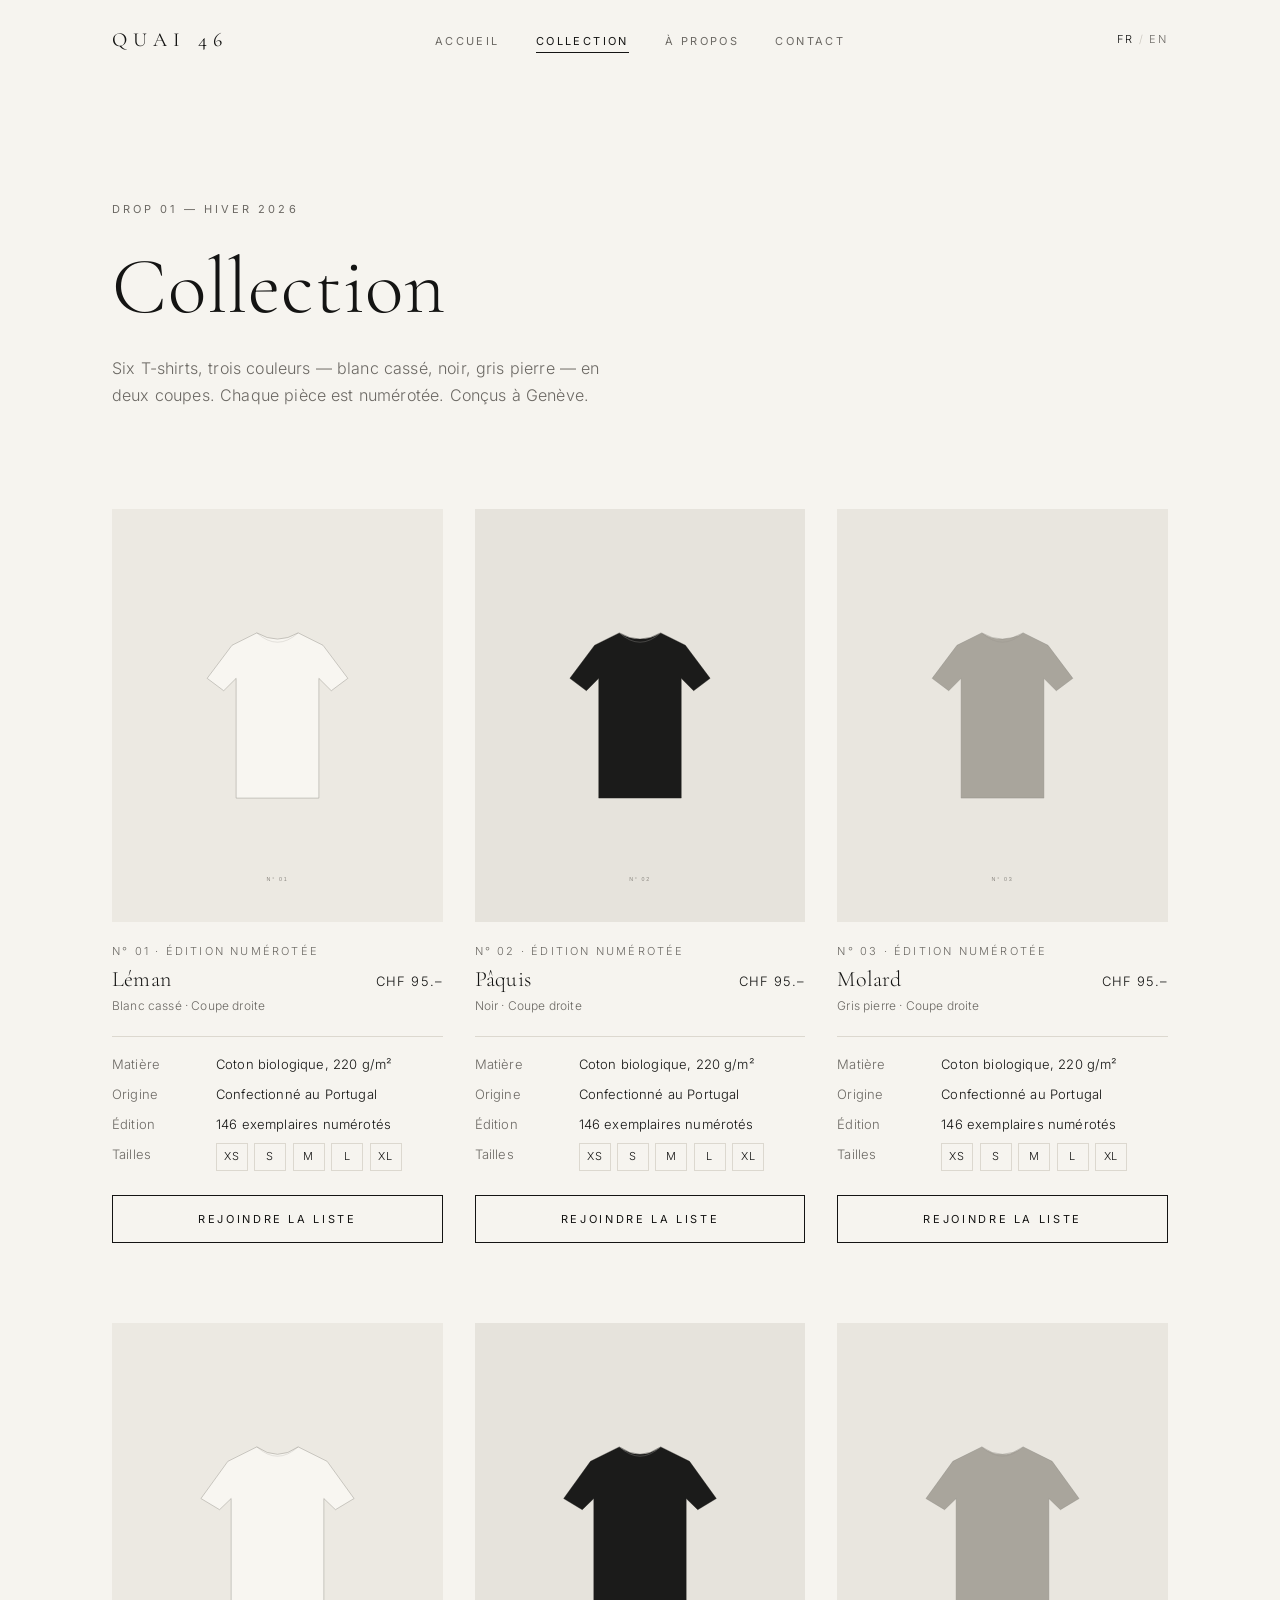
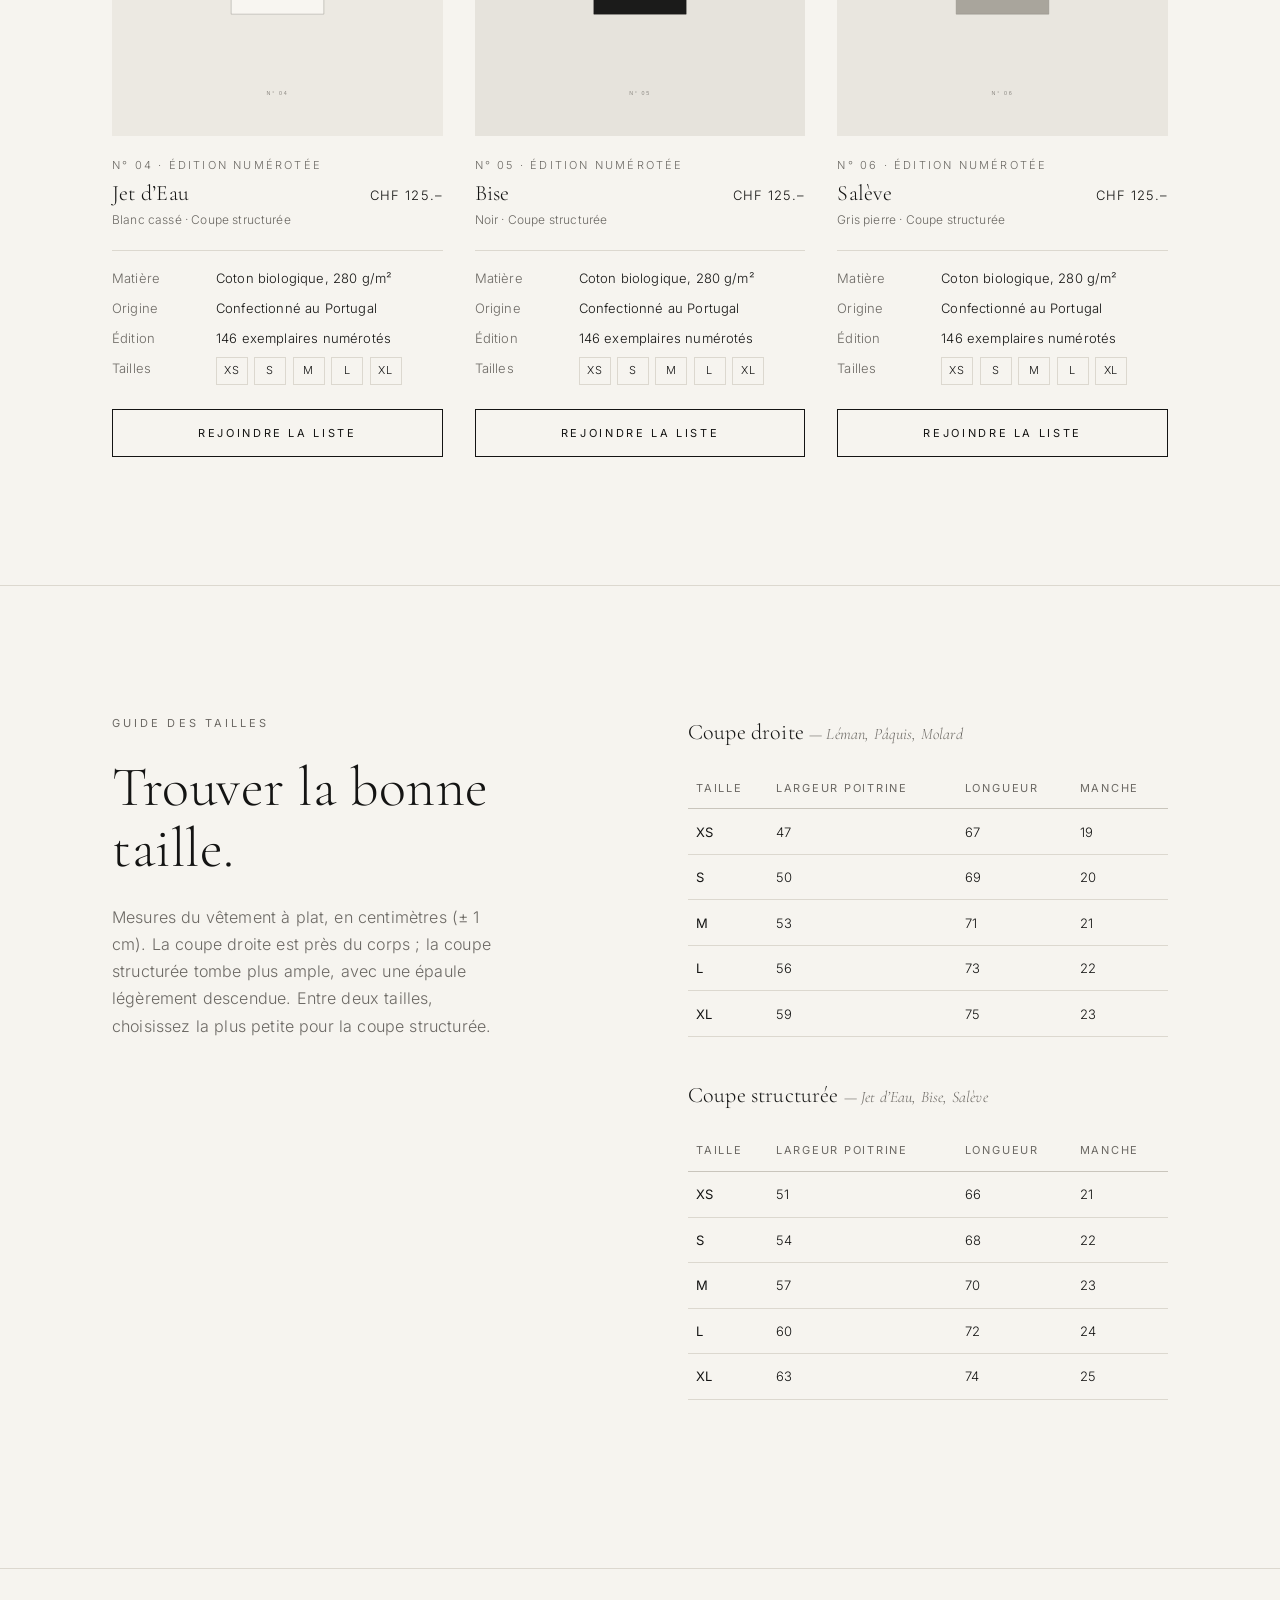
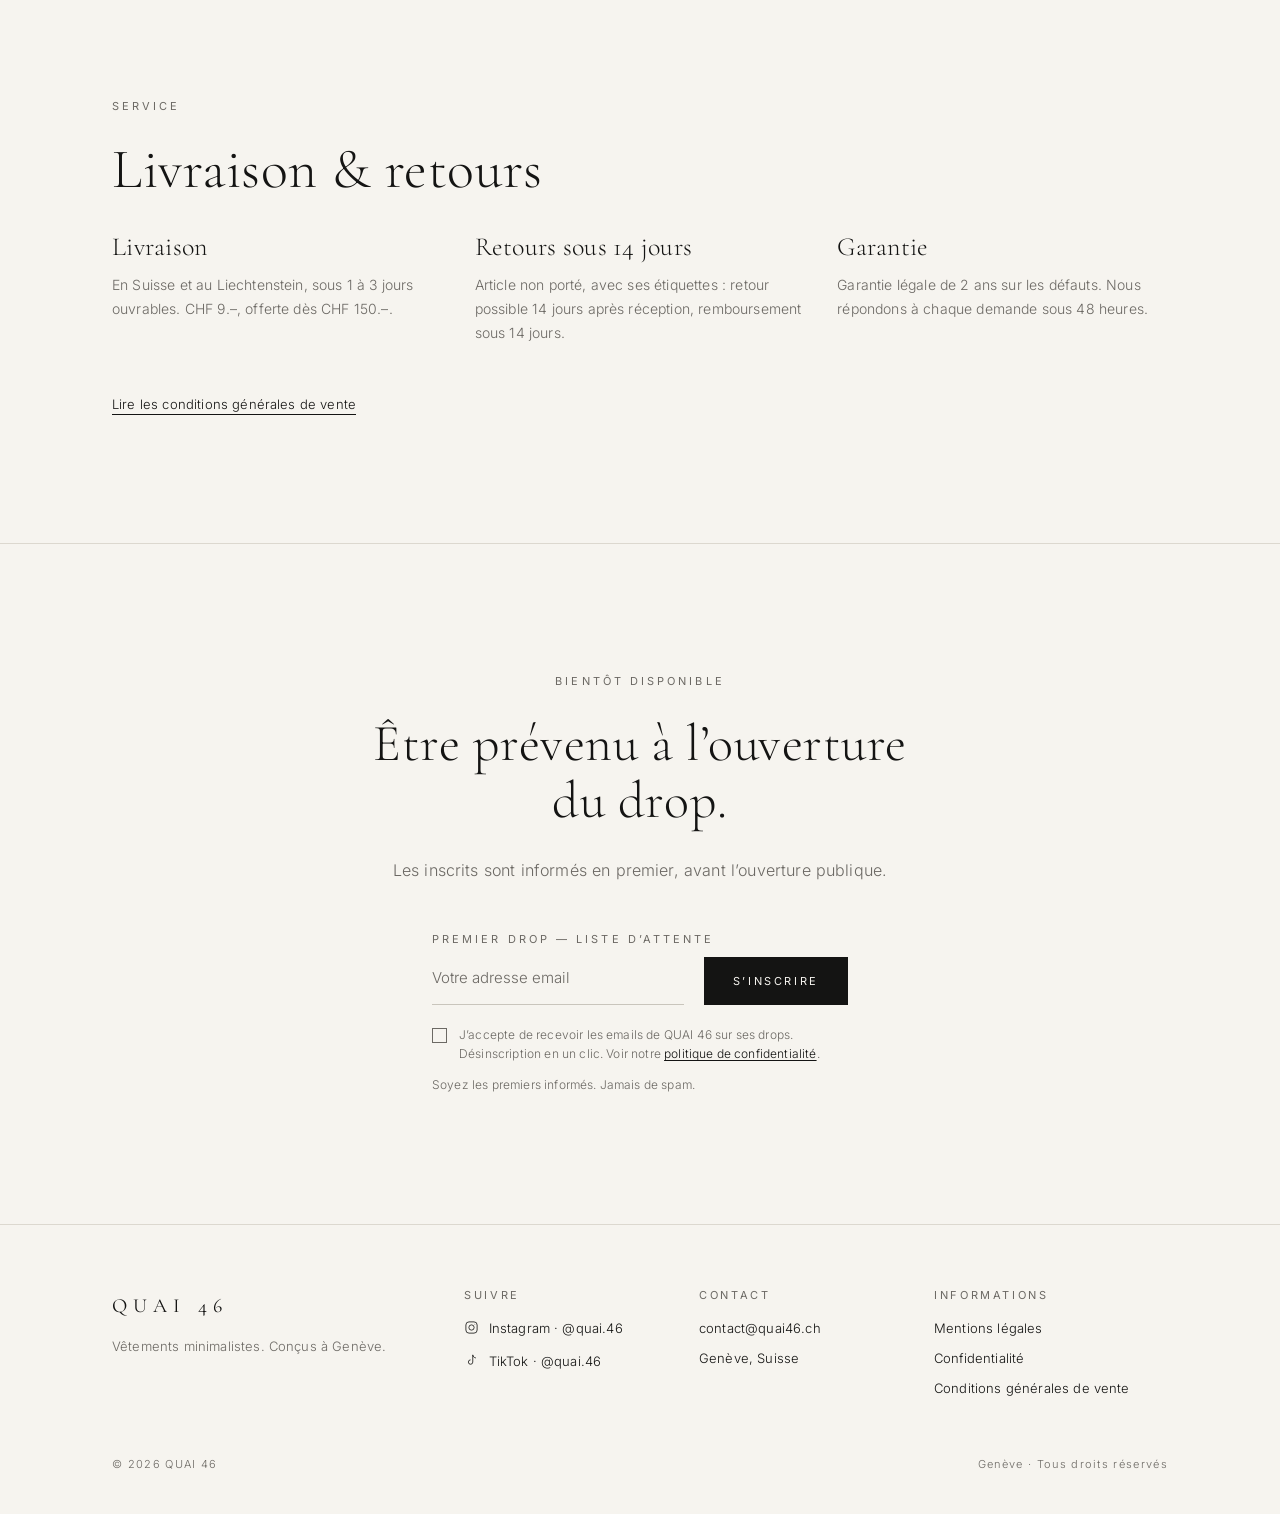
<file: collection.html>
<!doctype html>
<html lang="fr">
<head>
<meta charset="utf-8">
<meta name="viewport" content="width=device-width, initial-scale=1">
<title>Collection Drop 01 — QUAI 46</title>
<meta name="description" content="Drop 01 : six T-shirts en coton biologique, blanc cassé, noir et gris pierre. Éditions numérotées, tailles XS à XL. Conçus à Genève.">
<meta name="theme-color" content="#f6f4ef">
<link rel="canonical" href="https://quai46.github.io/collection.html">
<link rel="alternate" hreflang="fr" href="https://quai46.github.io/collection.html">
<link rel="alternate" hreflang="en" href="https://quai46.github.io/en/collection.html">
<link rel="alternate" hreflang="x-default" href="https://quai46.github.io/collection.html">
<meta property="og:type" content="website">
<meta property="og:site_name" content="QUAI 46">
<meta property="og:locale" content="fr_CH">
<meta property="og:locale:alternate" content="en_GB">
<meta property="og:title" content="Collection Drop 01 — QUAI 46">
<meta property="og:description" content="Drop 01 : six T-shirts en coton biologique, blanc cassé, noir et gris pierre. Éditions numérotées, tailles XS à XL. Conçus à Genève.">
<meta property="og:url" content="https://quai46.github.io/collection.html">
<meta property="og:image" content="https://quai46.github.io/assets/og-image.png">
<meta property="og:image:width" content="1200">
<meta property="og:image:height" content="630">
<meta property="og:image:alt" content="QUAI 46 — Genève. Vêtements minimalistes.">
<meta name="twitter:card" content="summary_large_image">
<meta name="twitter:title" content="Collection Drop 01 — QUAI 46">
<meta name="twitter:description" content="Drop 01 : six T-shirts en coton biologique, blanc cassé, noir et gris pierre. Éditions numérotées, tailles XS à XL. Conçus à Genève.">
<meta name="twitter:image" content="https://quai46.github.io/assets/og-image.png">
<link rel="icon" href="/favicon.svg" type="image/svg+xml">
<link rel="icon" href="/favicon.ico" sizes="32x32">
<link rel="apple-touch-icon" href="/apple-touch-icon.png">
<link rel="preload" href="/assets/fonts/cormorant-garamond.woff2" as="font" type="font/woff2" crossorigin>
<link rel="preload" href="/assets/fonts/inter.woff2" as="font" type="font/woff2" crossorigin>
<link rel="stylesheet" href="/css/style.css">
<script src="/js/main.js" defer></script>
</head>
<body>
<a class="skip-link" href="#main">Aller au contenu</a>
<header class="site-header">
  <div class="container">
    <a class="logo" href="/" aria-label="QUAI 46 — Accueil">QUAI 46</a>
    <nav class="site-nav" id="site-nav" aria-label="Navigation principale">
      <ul>
        <li><a href="/">Accueil</a></li>
        <li><a href="/collection.html" aria-current="page">Collection</a></li>
        <li><a href="/a-propos.html">À propos</a></li>
        <li><a href="/contact.html">Contact</a></li>
      </ul>
    </nav>
    <div class="header-actions">
      <a class="lang-toggle" href="/en/collection.html" hreflang="en"><span aria-current="true">FR</span><span class="sep" aria-hidden="true">/</span><span>EN</span><span class="visually-hidden" lang="en"> — Read this page in English</span></a>
      <button class="menu-toggle" type="button" aria-controls="site-nav" aria-expanded="false" aria-label="Menu"><span></span><span></span></button>
    </div>
  </div>
</header>

<main id="main">

<section class="page-head">
  <div class="container">
    <p class="eyebrow">Drop 01 — Hiver 2026<!-- TODO: confirmer la saison / date du drop --></p>
    <h1>Collection</h1>
    <p>Six T-shirts, trois couleurs — blanc cassé, noir, gris pierre — en deux coupes. Chaque pièce est numérotée. Conçus à Genève.</p>
  </div>
</section>

<section class="section section--tight" aria-label="Produits du Drop 01">
  <div class="container">
    <div class="grid grid--products">
      <article class="product reveal" id="leman" aria-labelledby="leman-name">
        <div class="frame">
          <!-- TODO: photo produit — remplacer par /assets/products/leman.jpg (4:5, ex. 1600×2000, < 250 Ko) -->
          <img src="/assets/products/leman.svg" alt="T-shirt Léman en blanc cassé, coupe droite, vu de face" width="800" height="1000" loading="lazy" decoding="async">
        </div>
        <p class="product-num">N° 01 · Édition numérotée</p>
        <div class="product-info">
          <h2 class="product-name" id="leman-name">Léman</h2>
          <span class="product-price">CHF 95.–<!-- TODO: confirmer le prix de Léman --></span>
        </div>
        <p class="product-meta">Blanc cassé · Coupe droite</p>
        <dl class="specs">
          <dt>Matière</dt><dd>Coton biologique, 220 g/m²<!-- TODO: confirmer composition, certification (GOTS ?) et grammage --></dd>
          <dt>Origine</dt><dd>Confectionné au Portugal<!-- TODO: confirmer le pays de confection --></dd>
          <dt>Édition</dt><dd>146 exemplaires numérotés<!-- TODO: confirmer le nombre d'exemplaires --></dd>
          <dt>Tailles</dt><dd><ul class="sizes" aria-label="Tailles disponibles"><li>XS</li><li>S</li><li>M</li><li>L</li><li>XL</li></ul></dd>
        </dl>
        <a class="btn btn--ghost" href="#liste" aria-describedby="leman-name">Rejoindre la liste</a>
      </article>
      <article class="product reveal" id="paquis" aria-labelledby="paquis-name">
        <div class="frame">
          <!-- TODO: photo produit — remplacer par /assets/products/paquis.jpg (4:5, ex. 1600×2000, < 250 Ko) -->
          <img src="/assets/products/paquis.svg" alt="T-shirt Pâquis en noir, coupe droite, vu de face" width="800" height="1000" loading="lazy" decoding="async">
        </div>
        <p class="product-num">N° 02 · Édition numérotée</p>
        <div class="product-info">
          <h2 class="product-name" id="paquis-name">Pâquis</h2>
          <span class="product-price">CHF 95.–<!-- TODO: confirmer le prix de Pâquis --></span>
        </div>
        <p class="product-meta">Noir · Coupe droite</p>
        <dl class="specs">
          <dt>Matière</dt><dd>Coton biologique, 220 g/m²<!-- TODO: confirmer composition, certification (GOTS ?) et grammage --></dd>
          <dt>Origine</dt><dd>Confectionné au Portugal<!-- TODO: confirmer le pays de confection --></dd>
          <dt>Édition</dt><dd>146 exemplaires numérotés<!-- TODO: confirmer le nombre d'exemplaires --></dd>
          <dt>Tailles</dt><dd><ul class="sizes" aria-label="Tailles disponibles"><li>XS</li><li>S</li><li>M</li><li>L</li><li>XL</li></ul></dd>
        </dl>
        <a class="btn btn--ghost" href="#liste" aria-describedby="paquis-name">Rejoindre la liste</a>
      </article>
      <article class="product reveal" id="molard" aria-labelledby="molard-name">
        <div class="frame">
          <!-- TODO: photo produit — remplacer par /assets/products/molard.jpg (4:5, ex. 1600×2000, < 250 Ko) -->
          <img src="/assets/products/molard.svg" alt="T-shirt Molard en gris pierre, coupe droite, vu de face" width="800" height="1000" loading="lazy" decoding="async">
        </div>
        <p class="product-num">N° 03 · Édition numérotée</p>
        <div class="product-info">
          <h2 class="product-name" id="molard-name">Molard</h2>
          <span class="product-price">CHF 95.–<!-- TODO: confirmer le prix de Molard --></span>
        </div>
        <p class="product-meta">Gris pierre · Coupe droite</p>
        <dl class="specs">
          <dt>Matière</dt><dd>Coton biologique, 220 g/m²<!-- TODO: confirmer composition, certification (GOTS ?) et grammage --></dd>
          <dt>Origine</dt><dd>Confectionné au Portugal<!-- TODO: confirmer le pays de confection --></dd>
          <dt>Édition</dt><dd>146 exemplaires numérotés<!-- TODO: confirmer le nombre d'exemplaires --></dd>
          <dt>Tailles</dt><dd><ul class="sizes" aria-label="Tailles disponibles"><li>XS</li><li>S</li><li>M</li><li>L</li><li>XL</li></ul></dd>
        </dl>
        <a class="btn btn--ghost" href="#liste" aria-describedby="molard-name">Rejoindre la liste</a>
      </article>
      <article class="product reveal" id="jet-deau" aria-labelledby="jet-deau-name">
        <div class="frame">
          <!-- TODO: photo produit — remplacer par /assets/products/jet-deau.jpg (4:5, ex. 1600×2000, < 250 Ko) -->
          <img src="/assets/products/jet-deau.svg" alt="T-shirt Jet d’Eau en blanc cassé, coupe structurée, vu de face" width="800" height="1000" loading="lazy" decoding="async">
        </div>
        <p class="product-num">N° 04 · Édition numérotée</p>
        <div class="product-info">
          <h2 class="product-name" id="jet-deau-name">Jet d’Eau</h2>
          <span class="product-price">CHF 125.–<!-- TODO: confirmer le prix de Jet d’Eau --></span>
        </div>
        <p class="product-meta">Blanc cassé · Coupe structurée</p>
        <dl class="specs">
          <dt>Matière</dt><dd>Coton biologique, 280 g/m²<!-- TODO: confirmer composition, certification (GOTS ?) et grammage --></dd>
          <dt>Origine</dt><dd>Confectionné au Portugal<!-- TODO: confirmer le pays de confection --></dd>
          <dt>Édition</dt><dd>146 exemplaires numérotés<!-- TODO: confirmer le nombre d'exemplaires --></dd>
          <dt>Tailles</dt><dd><ul class="sizes" aria-label="Tailles disponibles"><li>XS</li><li>S</li><li>M</li><li>L</li><li>XL</li></ul></dd>
        </dl>
        <a class="btn btn--ghost" href="#liste" aria-describedby="jet-deau-name">Rejoindre la liste</a>
      </article>
      <article class="product reveal" id="bise" aria-labelledby="bise-name">
        <div class="frame">
          <!-- TODO: photo produit — remplacer par /assets/products/bise.jpg (4:5, ex. 1600×2000, < 250 Ko) -->
          <img src="/assets/products/bise.svg" alt="T-shirt Bise en noir, coupe structurée, vu de face" width="800" height="1000" loading="lazy" decoding="async">
        </div>
        <p class="product-num">N° 05 · Édition numérotée</p>
        <div class="product-info">
          <h2 class="product-name" id="bise-name">Bise</h2>
          <span class="product-price">CHF 125.–<!-- TODO: confirmer le prix de Bise --></span>
        </div>
        <p class="product-meta">Noir · Coupe structurée</p>
        <dl class="specs">
          <dt>Matière</dt><dd>Coton biologique, 280 g/m²<!-- TODO: confirmer composition, certification (GOTS ?) et grammage --></dd>
          <dt>Origine</dt><dd>Confectionné au Portugal<!-- TODO: confirmer le pays de confection --></dd>
          <dt>Édition</dt><dd>146 exemplaires numérotés<!-- TODO: confirmer le nombre d'exemplaires --></dd>
          <dt>Tailles</dt><dd><ul class="sizes" aria-label="Tailles disponibles"><li>XS</li><li>S</li><li>M</li><li>L</li><li>XL</li></ul></dd>
        </dl>
        <a class="btn btn--ghost" href="#liste" aria-describedby="bise-name">Rejoindre la liste</a>
      </article>
      <article class="product reveal" id="saleve" aria-labelledby="saleve-name">
        <div class="frame">
          <!-- TODO: photo produit — remplacer par /assets/products/saleve.jpg (4:5, ex. 1600×2000, < 250 Ko) -->
          <img src="/assets/products/saleve.svg" alt="T-shirt Salève en gris pierre, coupe structurée, vu de face" width="800" height="1000" loading="lazy" decoding="async">
        </div>
        <p class="product-num">N° 06 · Édition numérotée</p>
        <div class="product-info">
          <h2 class="product-name" id="saleve-name">Salève</h2>
          <span class="product-price">CHF 125.–<!-- TODO: confirmer le prix de Salève --></span>
        </div>
        <p class="product-meta">Gris pierre · Coupe structurée</p>
        <dl class="specs">
          <dt>Matière</dt><dd>Coton biologique, 280 g/m²<!-- TODO: confirmer composition, certification (GOTS ?) et grammage --></dd>
          <dt>Origine</dt><dd>Confectionné au Portugal<!-- TODO: confirmer le pays de confection --></dd>
          <dt>Édition</dt><dd>146 exemplaires numérotés<!-- TODO: confirmer le nombre d'exemplaires --></dd>
          <dt>Tailles</dt><dd><ul class="sizes" aria-label="Tailles disponibles"><li>XS</li><li>S</li><li>M</li><li>L</li><li>XL</li></ul></dd>
        </dl>
        <a class="btn btn--ghost" href="#liste" aria-describedby="saleve-name">Rejoindre la liste</a>
      </article>
    </div>
  </div>
</section>

<hr class="rule">

<section class="section" id="guide-des-tailles" aria-labelledby="guide-title">
  <div class="container split split--top">
    <div class="reveal">
      <p class="eyebrow">Guide des tailles</p>
      <h2 class="h-display" id="guide-title">Trouver la bonne taille.</h2>
      <p class="muted measure">Mesures du vêtement à plat, en centimètres (± 1 cm). La coupe droite est près du corps ; la coupe structurée tombe plus ample, avec une épaule légèrement descendue. Entre deux tailles, choisissez la plus petite pour la coupe structurée.<!-- TODO: remplacer par les mesures réelles du fabricant --></p>
    </div>
    <div class="reveal">
      <div class="table-wrap" role="region" aria-labelledby="sizes-1" tabindex="0">
        <table class="size-table">
          <caption id="sizes-1">Coupe droite <span>— Léman, Pâquis, Molard</span></caption>
          <thead><tr><th scope="col">Taille</th><th scope="col">Largeur poitrine</th><th scope="col">Longueur</th><th scope="col">Manche</th></tr></thead>
          <tbody><tr><th scope="row">XS</th><td>47</td><td>67</td><td>19</td></tr><tr><th scope="row">S</th><td>50</td><td>69</td><td>20</td></tr><tr><th scope="row">M</th><td>53</td><td>71</td><td>21</td></tr><tr><th scope="row">L</th><td>56</td><td>73</td><td>22</td></tr><tr><th scope="row">XL</th><td>59</td><td>75</td><td>23</td></tr></tbody>
        </table>
      </div>
      <div class="table-wrap" role="region" aria-labelledby="sizes-2" tabindex="0">
        <table class="size-table">
          <caption id="sizes-2">Coupe structurée <span>— Jet d’Eau, Bise, Salève</span></caption>
          <thead><tr><th scope="col">Taille</th><th scope="col">Largeur poitrine</th><th scope="col">Longueur</th><th scope="col">Manche</th></tr></thead>
          <tbody><tr><th scope="row">XS</th><td>51</td><td>66</td><td>21</td></tr><tr><th scope="row">S</th><td>54</td><td>68</td><td>22</td></tr><tr><th scope="row">M</th><td>57</td><td>70</td><td>23</td></tr><tr><th scope="row">L</th><td>60</td><td>72</td><td>24</td></tr><tr><th scope="row">XL</th><td>63</td><td>74</td><td>25</td></tr></tbody>
        </table>
      </div>
    </div>
  </div>
</section>

<hr class="rule">

<section class="section" id="livraison-retours" aria-labelledby="ship-title">
  <div class="container">
    <p class="eyebrow">Service</p>
    <h2 class="h-display" id="ship-title">Livraison &amp; retours</h2>
    <div class="pillars pillars--flush">
      <div class="pillar reveal"><h3>Livraison</h3><p>En Suisse et au Liechtenstein, sous 1 à 3 jours ouvrables. CHF 9.–, offerte dès CHF 150.–.<!-- TODO: confirmer zones, délais et frais (identiques aux CGV) --></p></div>
      <div class="pillar reveal"><h3>Retours sous 14 jours</h3><p>Article non porté, avec ses étiquettes : retour possible 14 jours après réception, remboursement sous 14 jours.</p></div>
      <div class="pillar reveal"><h3>Garantie</h3><p>Garantie légale de 2 ans sur les défauts. Nous répondons à chaque demande sous 48 heures.</p></div>
    </div>
    <p class="more-link"><a href="/cgv.html">Lire les conditions générales de vente</a></p>
  </div>
</section>

<hr class="rule">

<section class="section" id="liste" aria-labelledby="liste-title">
  <div class="container statement reveal">
    <p class="eyebrow">Bientôt disponible</p>
    <h2 id="liste-title">Être prévenu à l’ouverture du drop.</h2>
    <p>Les inscrits sont informés en premier, avant l’ouverture publique.</p>
    <div class="waitlist-center">
      <form class="waitlist" id="coll-liste" data-form="waitlist" action="https://formspree.io/f/FORMSPREE_ID" method="POST">
        <!-- TODO: remplacer FORMSPREE_ID par l'identifiant du formulaire Formspree (ex. « xyzabcd ») — voir INFORME.md -->
        <label class="eyebrow" for="coll-email">Premier drop — liste d’attente</label>
        <div class="waitlist-row">
          <input class="field" id="coll-email" type="email" name="email" autocomplete="email" inputmode="email" required
                 placeholder="Votre adresse email" aria-describedby="coll-email-hint coll-email-error">
          <button class="btn" type="submit">S’inscrire</button>
        </div>
        <p class="field-error" id="coll-email-error" hidden></p>
        <div class="consent">
          <input type="checkbox" id="coll-consent" name="consentement" value="oui" required aria-describedby="coll-consent-error">
          <label for="coll-consent">J’accepte de recevoir les emails de QUAI 46 sur ses drops. Désinscription en un clic. Voir notre <a href="/confidentialite.html">politique de confidentialité</a>.</label>
        </div>
        <p class="field-error" id="coll-consent-error" hidden></p>
        <div class="hp" aria-hidden="true"><label for="coll-website">Ne pas remplir ce champ</label><input type="text" id="coll-website" name="_gotcha" tabindex="-1" autocomplete="off"></div>
        <input type="hidden" name="_subject" value="Liste d’attente — QUAI 46">
        <input type="hidden" name="formulaire" value="liste-attente">
        <input type="hidden" name="langue" value="fr">
        <p class="form-hint" id="coll-email-hint">Soyez les premiers informés. Jamais de spam.</p>
        <p class="form-status" role="status" aria-live="polite"></p>
      </form>
    </div>
  </div>
</section>
</main>

<footer class="site-footer">
  <div class="container">
    <div class="footer-grid footer-grid--4">
      <div class="footer-brand">
        <a class="logo" href="/">QUAI 46</a>
        <p>Vêtements minimalistes. Conçus à Genève.</p>
      </div>
      <div class="footer-col">
        <h2>Suivre</h2>
        <ul class="social">
          <li><a href="https://www.instagram.com/quai.46/" target="_blank" rel="noopener"><svg viewBox="0 0 24 24" fill="none" stroke="currentColor" stroke-width="1.3" aria-hidden="true" focusable="false"><rect x="3" y="3" width="18" height="18" rx="5"/><circle cx="12" cy="12" r="4.2"/><circle cx="17.4" cy="6.6" r=".6" fill="currentColor" stroke="none"/></svg><span>Instagram · @quai.46</span></a></li>
          <li><a href="https://www.tiktok.com/@quai.46" target="_blank" rel="noopener"><svg viewBox="0 0 24 24" fill="none" stroke="currentColor" stroke-width="1.3" stroke-linejoin="round" aria-hidden="true" focusable="false"><path d="M14 3v11.5a3.5 3.5 0 1 1-3.5-3.5"/><path d="M14 3c.4 2.6 2.3 4.6 5 4.9"/></svg><span>TikTok · @quai.46</span></a></li>
        </ul>
      </div>
      <div class="footer-col">
        <h2>Contact</h2>
        <ul>
          <li><a href="mailto:contact@quai46.ch">contact@quai46.ch</a><!-- TODO: remplacer par l'adresse email définitive --></li>
          <li>Genève, Suisse</li>
        </ul>
      </div>
      <div class="footer-col">
        <h2>Informations</h2>
        <ul>
          <li><a href="/mentions-legales.html">Mentions légales</a></li>
          <li><a href="/confidentialite.html">Confidentialité</a></li>
          <li><a href="/cgv.html">Conditions générales de vente</a></li>
        </ul>
      </div>
    </div>
    <div class="footer-bottom">
      <span>© <span data-year>2026</span> QUAI 46</span>
      <span>Genève · Tous droits réservés</span>
    </div>
  </div>
</footer>
</body>
</html>
</file>
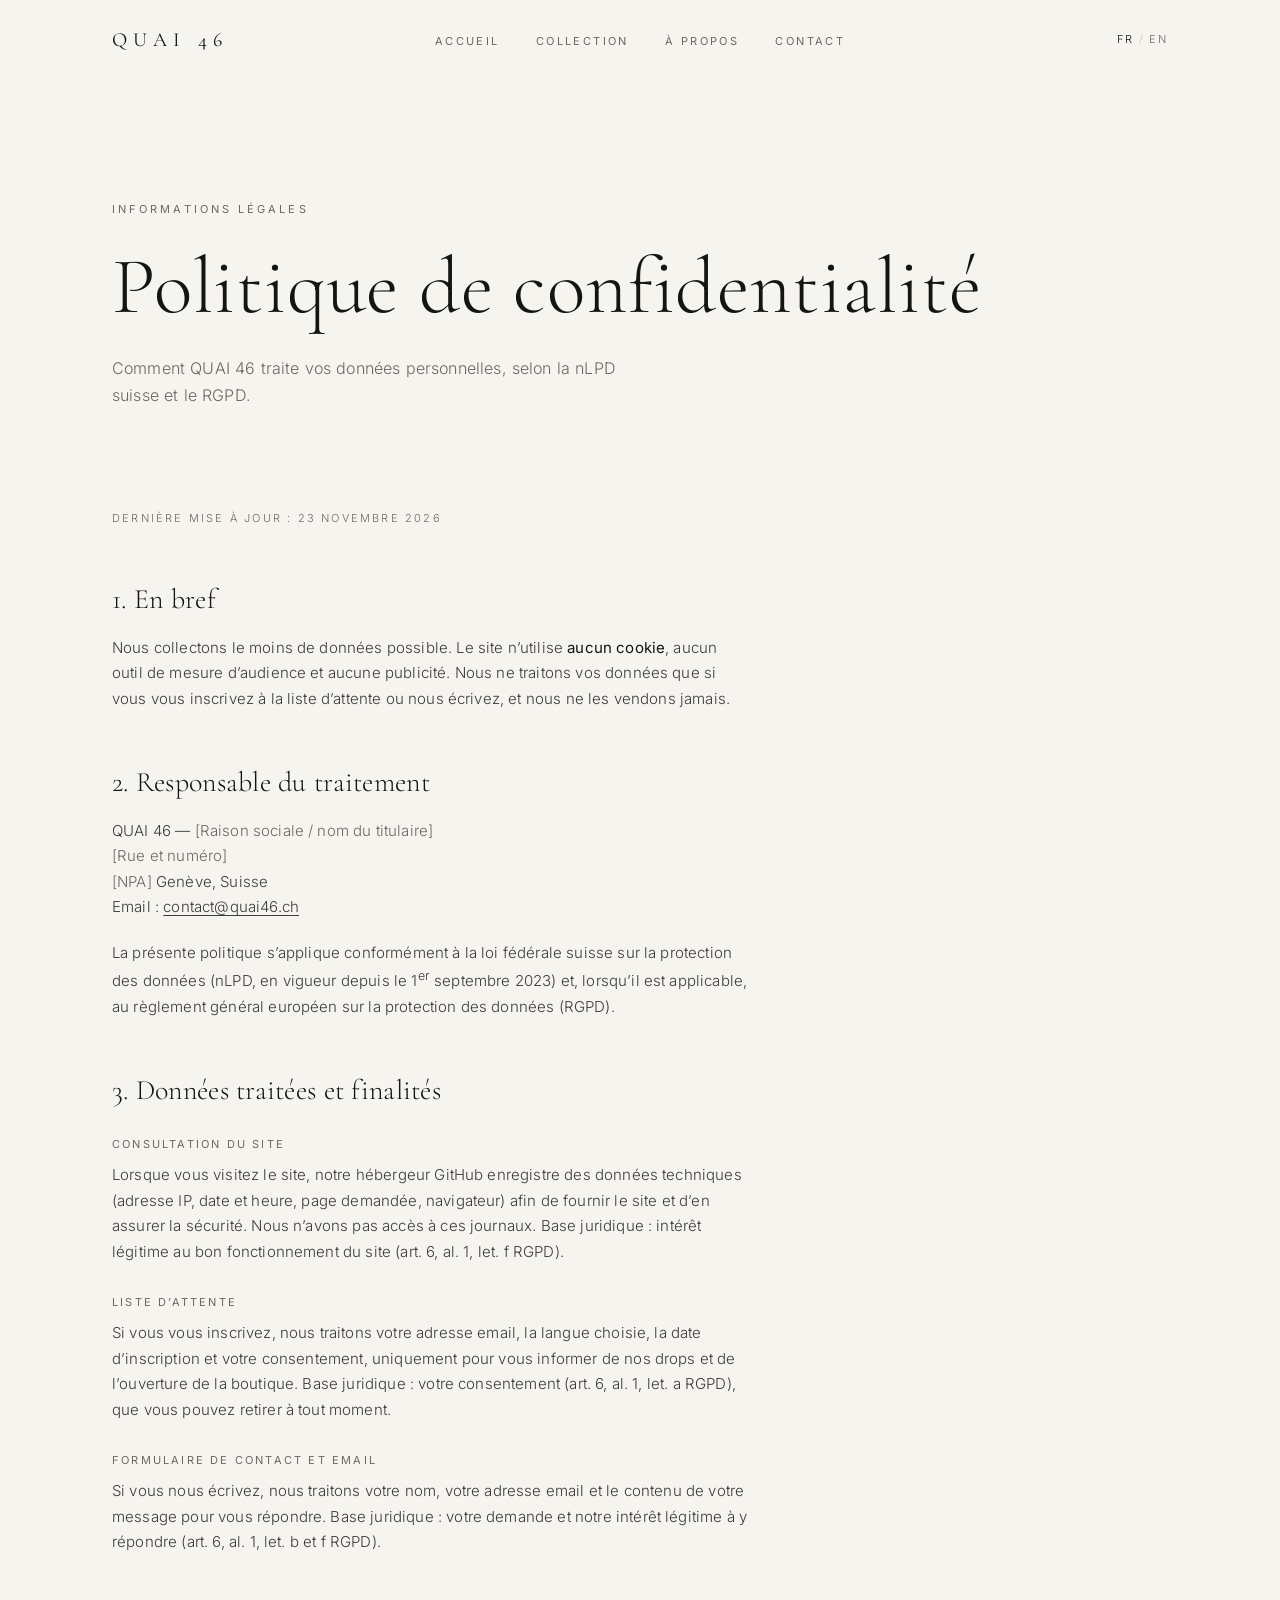
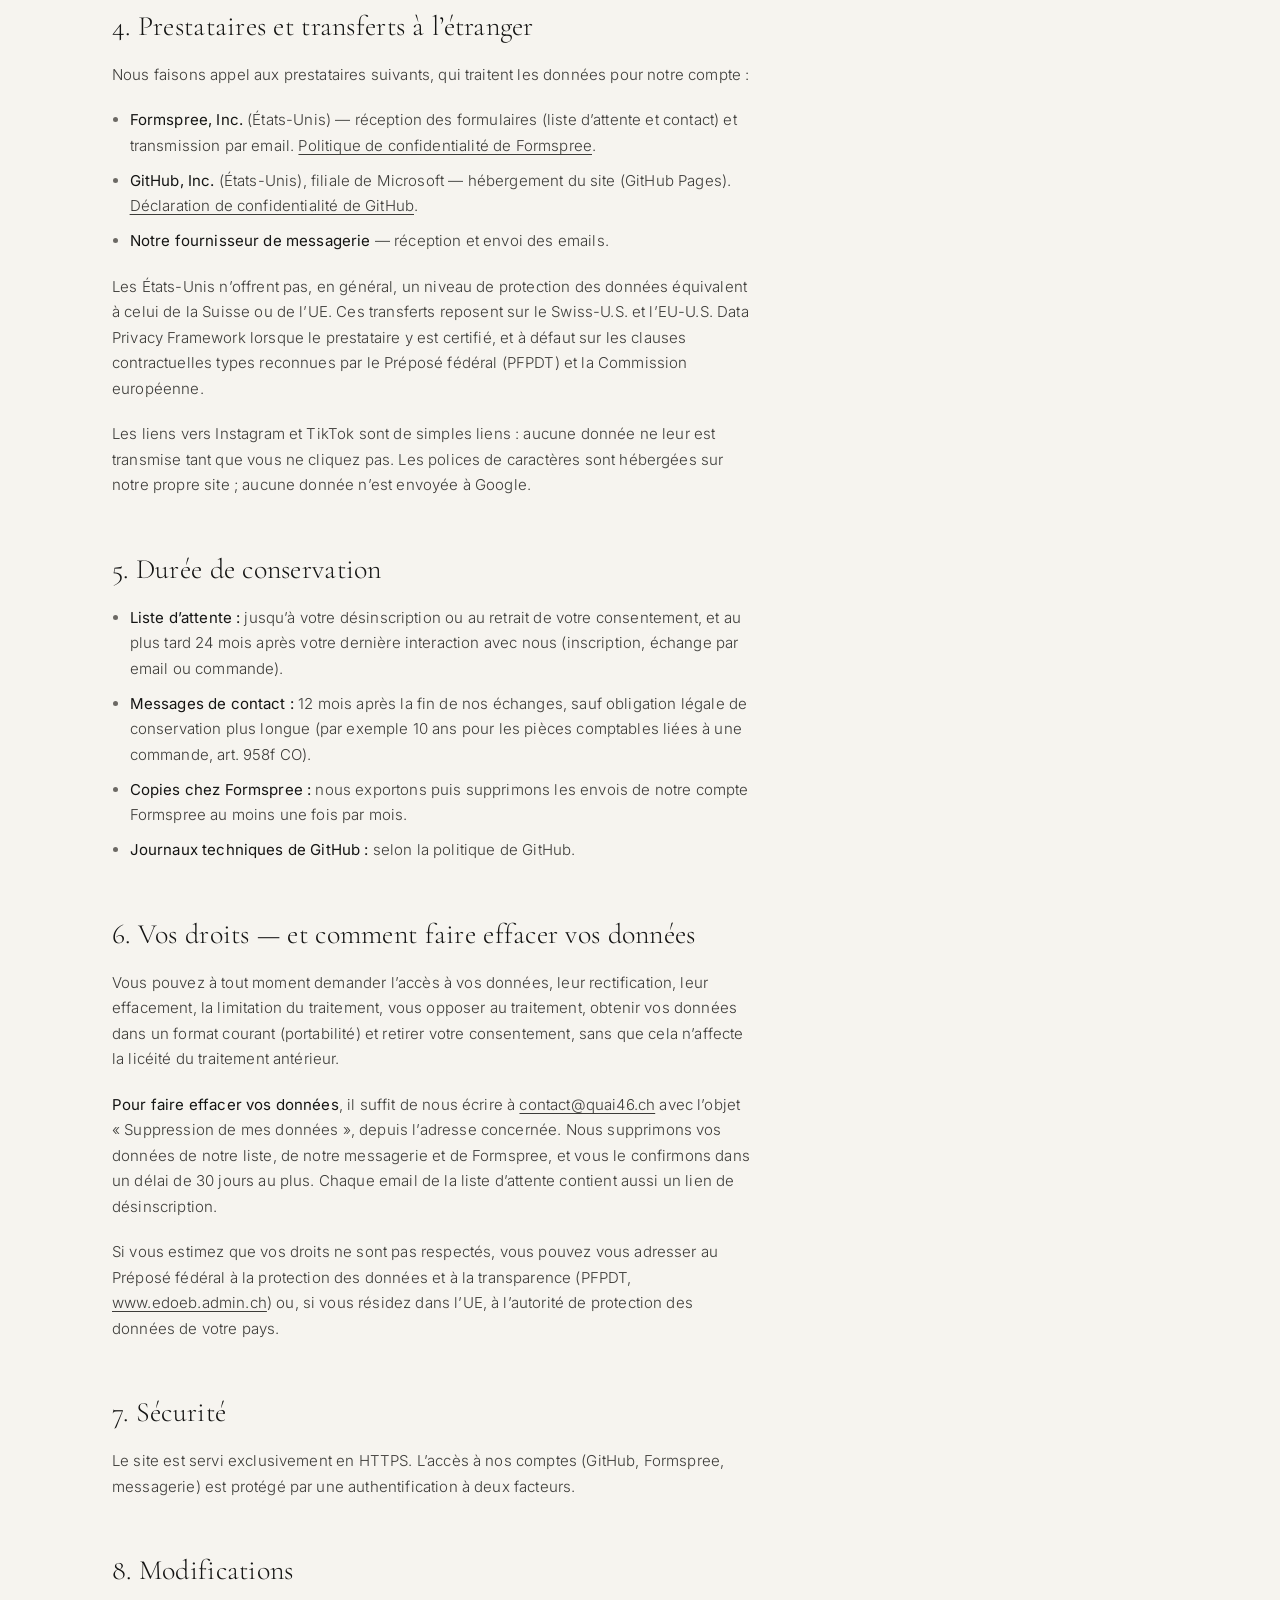
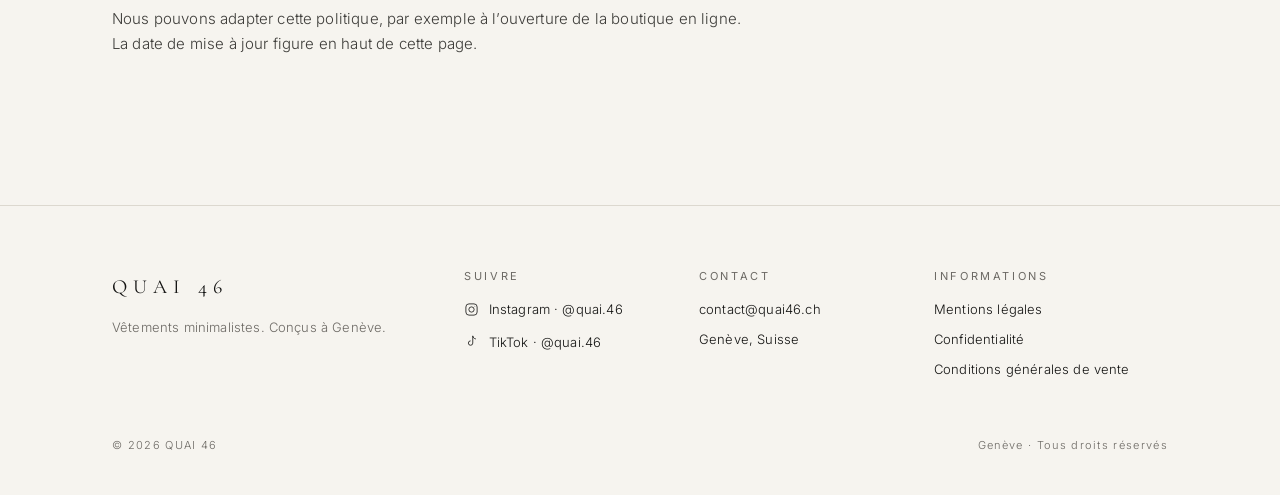
<file: confidentialite.html>
<!doctype html>
<html lang="fr">
<head>
<meta charset="utf-8">
<meta name="viewport" content="width=device-width, initial-scale=1">
<title>Confidentialité — QUAI 46</title>
<meta name="description" content="Politique de confidentialité de QUAI 46 (nLPD et RGPD) : données collectées, Formspree, GitHub Pages, durée de conservation, effacement.">
<meta name="theme-color" content="#f6f4ef">
<link rel="canonical" href="https://quai46.github.io/confidentialite.html">
<link rel="alternate" hreflang="fr" href="https://quai46.github.io/confidentialite.html">
<link rel="alternate" hreflang="en" href="https://quai46.github.io/en/privacy.html">
<link rel="alternate" hreflang="x-default" href="https://quai46.github.io/confidentialite.html">
<meta property="og:type" content="website">
<meta property="og:site_name" content="QUAI 46">
<meta property="og:locale" content="fr_CH">
<meta property="og:locale:alternate" content="en_GB">
<meta property="og:title" content="Confidentialité — QUAI 46">
<meta property="og:description" content="Politique de confidentialité de QUAI 46 (nLPD et RGPD) : données collectées, Formspree, GitHub Pages, durée de conservation, effacement.">
<meta property="og:url" content="https://quai46.github.io/confidentialite.html">
<meta property="og:image" content="https://quai46.github.io/assets/og-image.png">
<meta property="og:image:width" content="1200">
<meta property="og:image:height" content="630">
<meta property="og:image:alt" content="QUAI 46 — Genève. Vêtements minimalistes.">
<meta name="twitter:card" content="summary_large_image">
<meta name="twitter:title" content="Confidentialité — QUAI 46">
<meta name="twitter:description" content="Politique de confidentialité de QUAI 46 (nLPD et RGPD) : données collectées, Formspree, GitHub Pages, durée de conservation, effacement.">
<meta name="twitter:image" content="https://quai46.github.io/assets/og-image.png">
<link rel="icon" href="/favicon.svg" type="image/svg+xml">
<link rel="icon" href="/favicon.ico" sizes="32x32">
<link rel="apple-touch-icon" href="/apple-touch-icon.png">
<link rel="preload" href="/assets/fonts/cormorant-garamond.woff2" as="font" type="font/woff2" crossorigin>
<link rel="preload" href="/assets/fonts/inter.woff2" as="font" type="font/woff2" crossorigin>
<link rel="stylesheet" href="/css/style.css">
<script src="/js/main.js" defer></script>
</head>
<body>
<a class="skip-link" href="#main">Aller au contenu</a>
<header class="site-header">
  <div class="container">
    <a class="logo" href="/" aria-label="QUAI 46 — Accueil">QUAI 46</a>
    <nav class="site-nav" id="site-nav" aria-label="Navigation principale">
      <ul>
        <li><a href="/">Accueil</a></li>
        <li><a href="/collection.html">Collection</a></li>
        <li><a href="/a-propos.html">À propos</a></li>
        <li><a href="/contact.html">Contact</a></li>
      </ul>
    </nav>
    <div class="header-actions">
      <a class="lang-toggle" href="/en/privacy.html" hreflang="en"><span aria-current="true">FR</span><span class="sep" aria-hidden="true">/</span><span>EN</span><span class="visually-hidden" lang="en"> — Read this page in English</span></a>
      <button class="menu-toggle" type="button" aria-controls="site-nav" aria-expanded="false" aria-label="Menu"><span></span><span></span></button>
    </div>
  </div>
</header>

<main id="main">

<section class="page-head">
  <div class="container">
    <p class="eyebrow">Informations légales</p>
    <h1>Politique de confidentialité</h1>
    <p>Comment QUAI 46 traite vos données personnelles, selon la nLPD suisse et le RGPD.</p>
  </div>
</section>

<section class="section section--tight">
  <div class="container">
    <article class="legal">
      <p class="legal-date">Dernière mise à jour : 23 novembre 2026</p>
      <h2>1. En bref</h2>
      <p>Nous collectons le moins de données possible. Le site n’utilise <strong>aucun cookie</strong>, aucun outil de mesure d’audience et aucune publicité. Nous ne traitons vos données que si vous vous inscrivez à la liste d’attente ou nous écrivez, et nous ne les vendons jamais.</p>

      <h2>2. Responsable du traitement</h2>
      <p>QUAI 46 — <span class="todo-field">[Raison sociale / nom du titulaire]</span><!-- TODO: raison sociale ou nom et prénom du titulaire, et forme juridique (entreprise individuelle, Sàrl, SA…) --><br>
      <span class="todo-field">[Rue et numéro]</span><!-- TODO: adresse postale complète --><br>
      <span class="todo-field">[NPA]</span> Genève, Suisse<br>
      Email : <a href="mailto:contact@quai46.ch">contact@quai46.ch</a></p><p>La présente politique s’applique conformément à la loi fédérale suisse sur la protection des données (nLPD, en vigueur depuis le 1<sup>er</sup> septembre 2023) et, lorsqu’il est applicable, au règlement général européen sur la protection des données (RGPD).</p><!-- TODO: vérifier avec un juriste si un représentant dans l'UE (art. 27 RGPD) doit être désigné -->

      <h2>3. Données traitées et finalités</h2>
      <h3>Consultation du site</h3>
      <p>Lorsque vous visitez le site, notre hébergeur GitHub enregistre des données techniques (adresse IP, date et heure, page demandée, navigateur) afin de fournir le site et d’en assurer la sécurité. Nous n’avons pas accès à ces journaux. Base juridique : intérêt légitime au bon fonctionnement du site (art. 6, al. 1, let. f RGPD).</p>
      <h3>Liste d’attente</h3>
      <p>Si vous vous inscrivez, nous traitons votre adresse email, la langue choisie, la date d’inscription et votre consentement, uniquement pour vous informer de nos drops et de l’ouverture de la boutique. Base juridique : votre consentement (art. 6, al. 1, let. a RGPD), que vous pouvez retirer à tout moment.</p>
      <h3>Formulaire de contact et email</h3>
      <p>Si vous nous écrivez, nous traitons votre nom, votre adresse email et le contenu de votre message pour vous répondre. Base juridique : votre demande et notre intérêt légitime à y répondre (art. 6, al. 1, let. b et f RGPD).</p>

      <h2>4. Prestataires et transferts à l’étranger</h2>
      <p>Nous faisons appel aux prestataires suivants, qui traitent les données pour notre compte :</p>
      <ul>
        <li><strong>Formspree, Inc.</strong> (États-Unis) — réception des formulaires (liste d’attente et contact) et transmission par email. <a href="https://formspree.io/legal/privacy-policy/" target="_blank" rel="noopener">Politique de confidentialité de Formspree</a>.</li>
        <li><strong>GitHub, Inc.</strong> (États-Unis), filiale de Microsoft — hébergement du site (GitHub Pages). <a href="https://docs.github.com/fr/site-policy/privacy-policies/github-general-privacy-statement" target="_blank" rel="noopener">Déclaration de confidentialité de GitHub</a>.</li>
        <li><strong>Notre fournisseur de messagerie</strong> — réception et envoi des emails.<!-- TODO: nommer le fournisseur de messagerie (ex. Infomaniak, Proton, Google Workspace) et son pays --></li>
      </ul>
      <p>Les États-Unis n’offrent pas, en général, un niveau de protection des données équivalent à celui de la Suisse ou de l’UE. Ces transferts reposent sur le Swiss-U.S. et l’EU-U.S. Data Privacy Framework lorsque le prestataire y est certifié, et à défaut sur les clauses contractuelles types reconnues par le Préposé fédéral (PFPDT) et la Commission européenne.</p><!-- TODO: vérifier la certification Data Privacy Framework de Formspree et de GitHub sur www.dataprivacyframework.gov -->
      <p>Les liens vers Instagram et TikTok sont de simples liens : aucune donnée ne leur est transmise tant que vous ne cliquez pas. Les polices de caractères sont hébergées sur notre propre site ; aucune donnée n’est envoyée à Google.</p>

      <h2>5. Durée de conservation</h2>
      <ul>
        <li><strong>Liste d’attente :</strong> jusqu’à votre désinscription ou au retrait de votre consentement, et au plus tard 24 mois après votre dernière interaction avec nous (inscription, échange par email ou commande).</li>
        <li><strong>Messages de contact :</strong> 12 mois après la fin de nos échanges, sauf obligation légale de conservation plus longue (par exemple 10 ans pour les pièces comptables liées à une commande, art. 958f CO).</li>
        <li><strong>Copies chez Formspree :</strong> nous exportons puis supprimons les envois de notre compte Formspree au moins une fois par mois.<!-- TODO: confirmer cette routine de suppression --></li>
        <li><strong>Journaux techniques de GitHub :</strong> selon la politique de GitHub.</li>
      </ul>

      <h2>6. Vos droits — et comment faire effacer vos données</h2>
      <p>Vous pouvez à tout moment demander l’accès à vos données, leur rectification, leur effacement, la limitation du traitement, vous opposer au traitement, obtenir vos données dans un format courant (portabilité) et retirer votre consentement, sans que cela n’affecte la licéité du traitement antérieur.</p>
      <p><strong>Pour faire effacer vos données</strong>, il suffit de nous écrire à <a href="mailto:contact@quai46.ch?subject=Suppression%20de%20mes%20donn%C3%A9es">contact@quai46.ch</a> avec l’objet « Suppression de mes données », depuis l’adresse concernée. Nous supprimons vos données de notre liste, de notre messagerie et de Formspree, et vous le confirmons dans un délai de 30 jours au plus. Chaque email de la liste d’attente contient aussi un lien de désinscription.</p>
      <p>Si vous estimez que vos droits ne sont pas respectés, vous pouvez vous adresser au Préposé fédéral à la protection des données et à la transparence (PFPDT, <a href="https://www.edoeb.admin.ch" target="_blank" rel="noopener">www.edoeb.admin.ch</a>) ou, si vous résidez dans l’UE, à l’autorité de protection des données de votre pays.</p>

      <h2>7. Sécurité</h2>
      <p>Le site est servi exclusivement en HTTPS. L’accès à nos comptes (GitHub, Formspree, messagerie) est protégé par une authentification à deux facteurs.</p><!-- TODO: activer l'authentification à deux facteurs sur ces comptes -->

      <h2>8. Modifications</h2>
      <p>Nous pouvons adapter cette politique, par exemple à l’ouverture de la boutique en ligne. La date de mise à jour figure en haut de cette page.</p>

    </article>
  </div>
</section>
</main>

<footer class="site-footer">
  <div class="container">
    <div class="footer-grid footer-grid--4">
      <div class="footer-brand">
        <a class="logo" href="/">QUAI 46</a>
        <p>Vêtements minimalistes. Conçus à Genève.</p>
      </div>
      <div class="footer-col">
        <h2>Suivre</h2>
        <ul class="social">
          <li><a href="https://www.instagram.com/quai.46/" target="_blank" rel="noopener"><svg viewBox="0 0 24 24" fill="none" stroke="currentColor" stroke-width="1.3" aria-hidden="true" focusable="false"><rect x="3" y="3" width="18" height="18" rx="5"/><circle cx="12" cy="12" r="4.2"/><circle cx="17.4" cy="6.6" r=".6" fill="currentColor" stroke="none"/></svg><span>Instagram · @quai.46</span></a></li>
          <li><a href="https://www.tiktok.com/@quai.46" target="_blank" rel="noopener"><svg viewBox="0 0 24 24" fill="none" stroke="currentColor" stroke-width="1.3" stroke-linejoin="round" aria-hidden="true" focusable="false"><path d="M14 3v11.5a3.5 3.5 0 1 1-3.5-3.5"/><path d="M14 3c.4 2.6 2.3 4.6 5 4.9"/></svg><span>TikTok · @quai.46</span></a></li>
        </ul>
      </div>
      <div class="footer-col">
        <h2>Contact</h2>
        <ul>
          <li><a href="mailto:contact@quai46.ch">contact@quai46.ch</a><!-- TODO: remplacer par l'adresse email définitive --></li>
          <li>Genève, Suisse</li>
        </ul>
      </div>
      <div class="footer-col">
        <h2>Informations</h2>
        <ul>
          <li><a href="/mentions-legales.html">Mentions légales</a></li>
          <li><a href="/confidentialite.html">Confidentialité</a></li>
          <li><a href="/cgv.html">Conditions générales de vente</a></li>
        </ul>
      </div>
    </div>
    <div class="footer-bottom">
      <span>© <span data-year>2026</span> QUAI 46</span>
      <span>Genève · Tous droits réservés</span>
    </div>
  </div>
</footer>
</body>
</html>
</file>
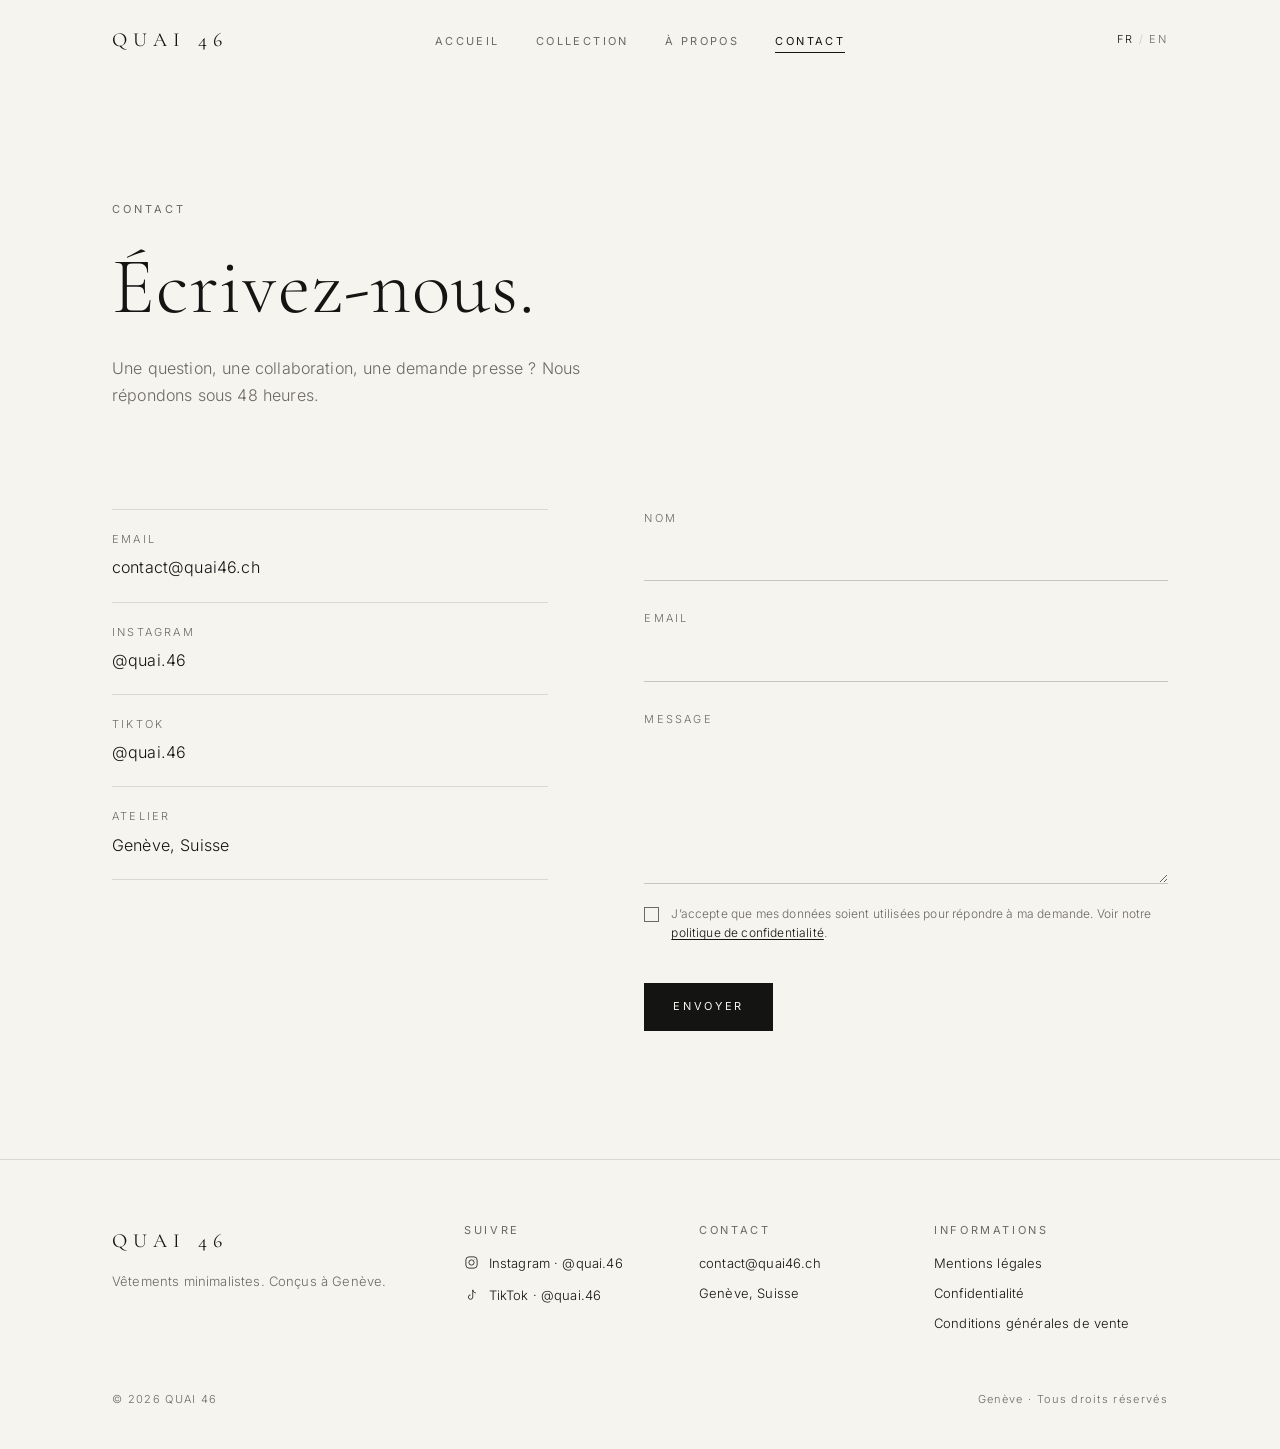
<file: contact.html>
<!doctype html>
<html lang="fr">
<head>
<meta charset="utf-8">
<meta name="viewport" content="width=device-width, initial-scale=1">
<title>Contact — QUAI 46</title>
<meta name="description" content="Contactez QUAI 46, Genève : questions, collaborations, presse.">
<meta name="theme-color" content="#f6f4ef">
<link rel="canonical" href="https://quai46.github.io/contact.html">
<link rel="alternate" hreflang="fr" href="https://quai46.github.io/contact.html">
<link rel="alternate" hreflang="en" href="https://quai46.github.io/en/contact.html">
<link rel="alternate" hreflang="x-default" href="https://quai46.github.io/contact.html">
<meta property="og:type" content="website">
<meta property="og:site_name" content="QUAI 46">
<meta property="og:locale" content="fr_CH">
<meta property="og:locale:alternate" content="en_GB">
<meta property="og:title" content="Contact — QUAI 46">
<meta property="og:description" content="Contactez QUAI 46, Genève : questions, collaborations, presse.">
<meta property="og:url" content="https://quai46.github.io/contact.html">
<meta property="og:image" content="https://quai46.github.io/assets/og-image.png">
<meta property="og:image:width" content="1200">
<meta property="og:image:height" content="630">
<meta property="og:image:alt" content="QUAI 46 — Genève. Vêtements minimalistes.">
<meta name="twitter:card" content="summary_large_image">
<meta name="twitter:title" content="Contact — QUAI 46">
<meta name="twitter:description" content="Contactez QUAI 46, Genève : questions, collaborations, presse.">
<meta name="twitter:image" content="https://quai46.github.io/assets/og-image.png">
<link rel="icon" href="/favicon.svg" type="image/svg+xml">
<link rel="icon" href="/favicon.ico" sizes="32x32">
<link rel="apple-touch-icon" href="/apple-touch-icon.png">
<link rel="preload" href="/assets/fonts/cormorant-garamond.woff2" as="font" type="font/woff2" crossorigin>
<link rel="preload" href="/assets/fonts/inter.woff2" as="font" type="font/woff2" crossorigin>
<link rel="stylesheet" href="/css/style.css">
<script src="/js/main.js" defer></script>
</head>
<body>
<a class="skip-link" href="#main">Aller au contenu</a>
<header class="site-header">
  <div class="container">
    <a class="logo" href="/" aria-label="QUAI 46 — Accueil">QUAI 46</a>
    <nav class="site-nav" id="site-nav" aria-label="Navigation principale">
      <ul>
        <li><a href="/">Accueil</a></li>
        <li><a href="/collection.html">Collection</a></li>
        <li><a href="/a-propos.html">À propos</a></li>
        <li><a href="/contact.html" aria-current="page">Contact</a></li>
      </ul>
    </nav>
    <div class="header-actions">
      <a class="lang-toggle" href="/en/contact.html" hreflang="en"><span aria-current="true">FR</span><span class="sep" aria-hidden="true">/</span><span>EN</span><span class="visually-hidden" lang="en"> — Read this page in English</span></a>
      <button class="menu-toggle" type="button" aria-controls="site-nav" aria-expanded="false" aria-label="Menu"><span></span><span></span></button>
    </div>
  </div>
</header>

<main id="main">

<section class="page-head">
  <div class="container">
    <p class="eyebrow">Contact</p>
    <h1>Écrivez-nous.</h1>
    <p>Une question, une collaboration, une demande presse ? Nous répondons sous 48 heures.</p>
  </div>
</section>

<section class="section section--tight">
  <div class="container contact-grid">
    <ul class="contact-list reveal">
      <li><span class="label">Email</span><a href="mailto:contact@quai46.ch">contact@quai46.ch</a></li>
      <li><span class="label">Instagram</span><a href="https://www.instagram.com/quai.46/" target="_blank" rel="noopener">@quai.46</a></li>
      <li><span class="label">TikTok</span><a href="https://www.tiktok.com/@quai.46" target="_blank" rel="noopener">@quai.46</a></li>
      <li><span class="label">Atelier</span>Genève, Suisse</li>
    </ul>
    <form class="contact-form reveal" id="contact-form" data-form="contact" action="https://formspree.io/f/FORMSPREE_ID" method="POST">
      <!-- TODO: remplacer FORMSPREE_ID (le même formulaire Formspree peut servir, le champ « formulaire » distingue les envois) -->
      <label class="label flush" for="c-name">Nom</label>
      <input class="field" id="c-name" name="nom" type="text" autocomplete="name" required aria-describedby="c-name-error">
      <p class="field-error" id="c-name-error" hidden></p>
      <label class="label" for="c-email">Email</label>
      <input class="field" id="c-email" name="email" type="email" autocomplete="email" inputmode="email" required aria-describedby="c-email-error">
      <p class="field-error" id="c-email-error" hidden></p>
      <label class="label" for="c-msg">Message</label>
      <textarea class="field" id="c-msg" name="message" rows="5" required aria-describedby="c-msg-error"></textarea>
      <p class="field-error" id="c-msg-error" hidden></p>
      <div class="consent">
          <input type="checkbox" id="c-consent" name="consentement" value="oui" required aria-describedby="c-consent-error">
          <label for="c-consent">J’accepte que mes données soient utilisées pour répondre à ma demande. Voir notre <a href="/confidentialite.html">politique de confidentialité</a>.</label>
        </div>
        <p class="field-error" id="c-consent-error" hidden></p>
      <div class="hp" aria-hidden="true"><label for="c-website">Ne pas remplir ce champ</label><input type="text" id="c-website" name="_gotcha" tabindex="-1" autocomplete="off"></div>
      <input type="hidden" name="_subject" value="Message — QUAI 46">
      <input type="hidden" name="formulaire" value="contact">
      <input type="hidden" name="langue" value="fr">
      <button class="btn" type="submit">Envoyer</button>
      <p class="form-status" role="status" aria-live="polite"></p>
    </form>
  </div>
</section>
</main>

<footer class="site-footer">
  <div class="container">
    <div class="footer-grid footer-grid--4">
      <div class="footer-brand">
        <a class="logo" href="/">QUAI 46</a>
        <p>Vêtements minimalistes. Conçus à Genève.</p>
      </div>
      <div class="footer-col">
        <h2>Suivre</h2>
        <ul class="social">
          <li><a href="https://www.instagram.com/quai.46/" target="_blank" rel="noopener"><svg viewBox="0 0 24 24" fill="none" stroke="currentColor" stroke-width="1.3" aria-hidden="true" focusable="false"><rect x="3" y="3" width="18" height="18" rx="5"/><circle cx="12" cy="12" r="4.2"/><circle cx="17.4" cy="6.6" r=".6" fill="currentColor" stroke="none"/></svg><span>Instagram · @quai.46</span></a></li>
          <li><a href="https://www.tiktok.com/@quai.46" target="_blank" rel="noopener"><svg viewBox="0 0 24 24" fill="none" stroke="currentColor" stroke-width="1.3" stroke-linejoin="round" aria-hidden="true" focusable="false"><path d="M14 3v11.5a3.5 3.5 0 1 1-3.5-3.5"/><path d="M14 3c.4 2.6 2.3 4.6 5 4.9"/></svg><span>TikTok · @quai.46</span></a></li>
        </ul>
      </div>
      <div class="footer-col">
        <h2>Contact</h2>
        <ul>
          <li><a href="mailto:contact@quai46.ch">contact@quai46.ch</a><!-- TODO: remplacer par l'adresse email définitive --></li>
          <li>Genève, Suisse</li>
        </ul>
      </div>
      <div class="footer-col">
        <h2>Informations</h2>
        <ul>
          <li><a href="/mentions-legales.html">Mentions légales</a></li>
          <li><a href="/confidentialite.html">Confidentialité</a></li>
          <li><a href="/cgv.html">Conditions générales de vente</a></li>
        </ul>
      </div>
    </div>
    <div class="footer-bottom">
      <span>© <span data-year>2026</span> QUAI 46</span>
      <span>Genève · Tous droits réservés</span>
    </div>
  </div>
</footer>
</body>
</html>
</file>
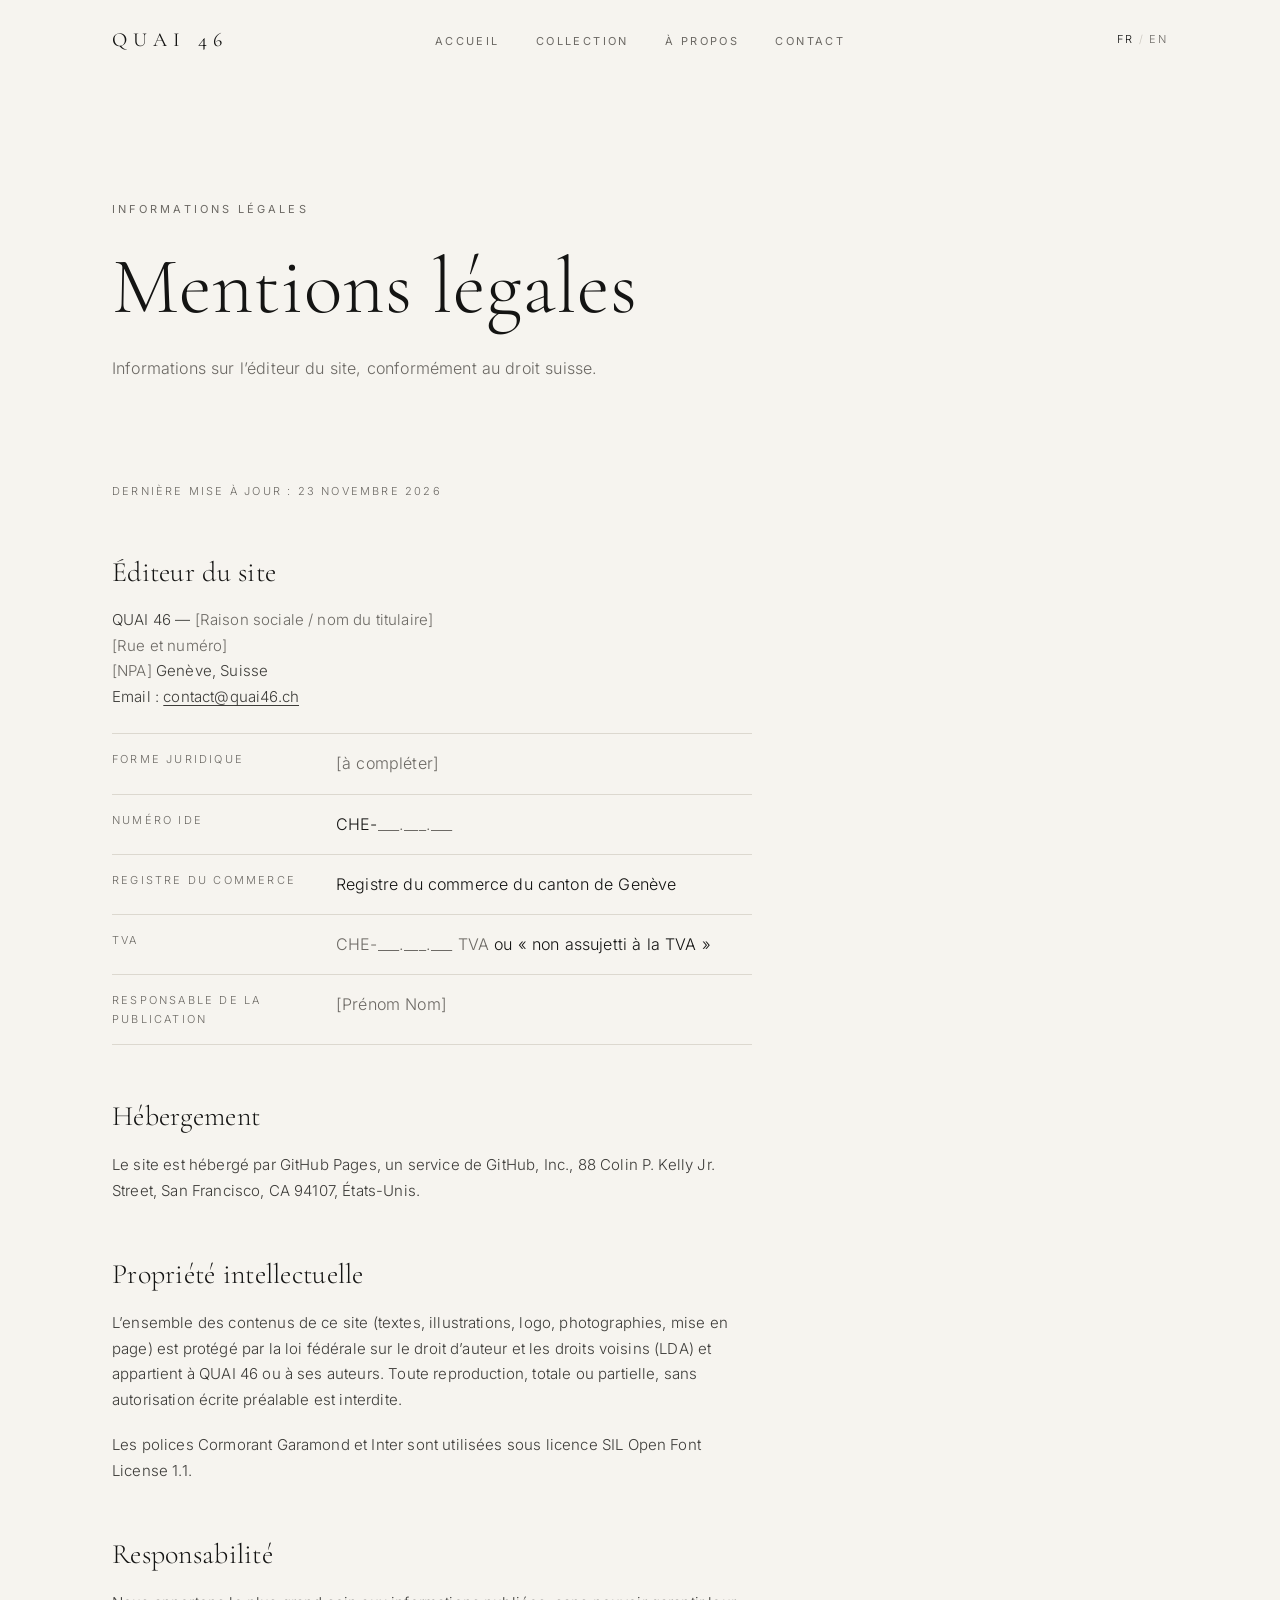
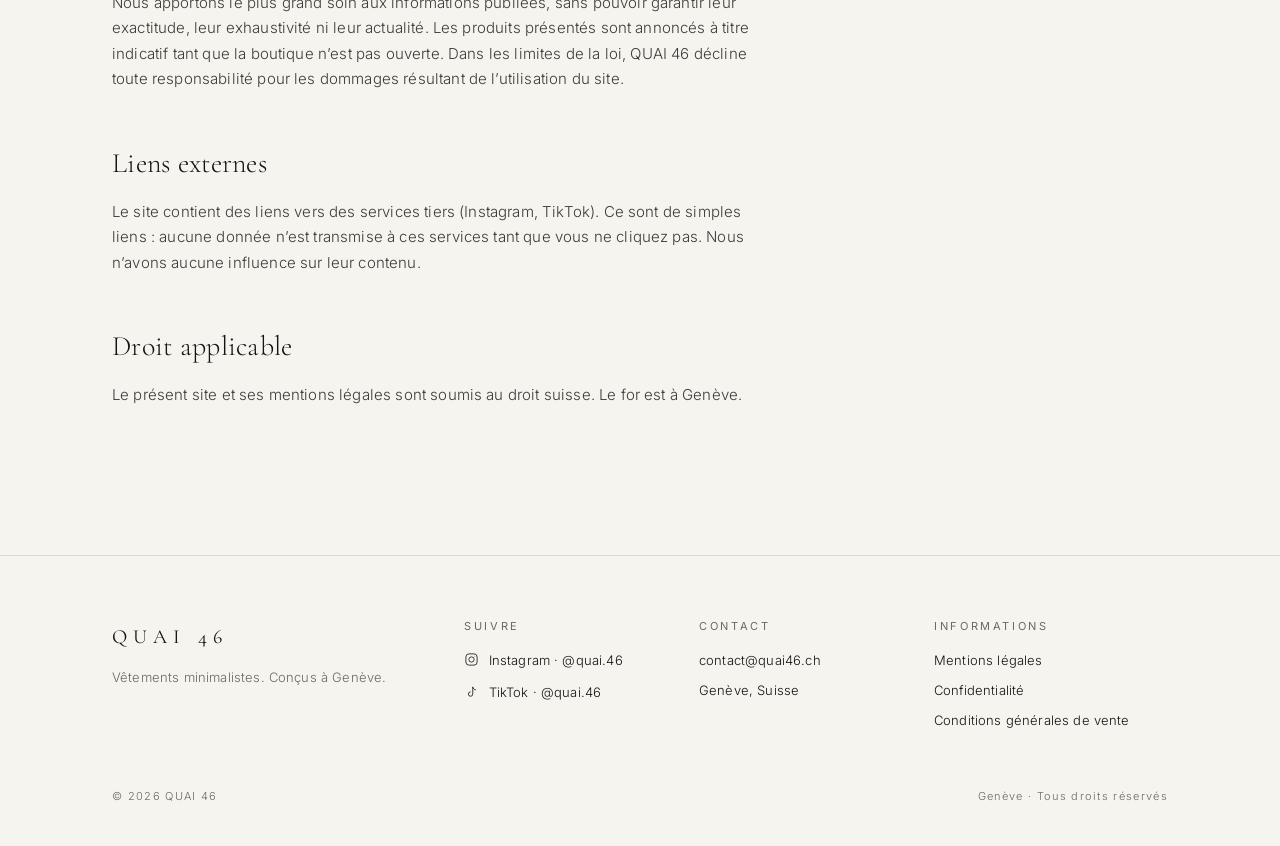
<file: mentions-legales.html>
<!doctype html>
<html lang="fr">
<head>
<meta charset="utf-8">
<meta name="viewport" content="width=device-width, initial-scale=1">
<title>Mentions légales — QUAI 46</title>
<meta name="description" content="Mentions légales du site QUAI 46 : éditeur, hébergement, propriété intellectuelle.">
<meta name="theme-color" content="#f6f4ef">
<link rel="canonical" href="https://quai46.github.io/mentions-legales.html">
<link rel="alternate" hreflang="fr" href="https://quai46.github.io/mentions-legales.html">
<link rel="alternate" hreflang="en" href="https://quai46.github.io/en/legal-notice.html">
<link rel="alternate" hreflang="x-default" href="https://quai46.github.io/mentions-legales.html">
<meta property="og:type" content="website">
<meta property="og:site_name" content="QUAI 46">
<meta property="og:locale" content="fr_CH">
<meta property="og:locale:alternate" content="en_GB">
<meta property="og:title" content="Mentions légales — QUAI 46">
<meta property="og:description" content="Mentions légales du site QUAI 46 : éditeur, hébergement, propriété intellectuelle.">
<meta property="og:url" content="https://quai46.github.io/mentions-legales.html">
<meta property="og:image" content="https://quai46.github.io/assets/og-image.png">
<meta property="og:image:width" content="1200">
<meta property="og:image:height" content="630">
<meta property="og:image:alt" content="QUAI 46 — Genève. Vêtements minimalistes.">
<meta name="twitter:card" content="summary_large_image">
<meta name="twitter:title" content="Mentions légales — QUAI 46">
<meta name="twitter:description" content="Mentions légales du site QUAI 46 : éditeur, hébergement, propriété intellectuelle.">
<meta name="twitter:image" content="https://quai46.github.io/assets/og-image.png">
<link rel="icon" href="/favicon.svg" type="image/svg+xml">
<link rel="icon" href="/favicon.ico" sizes="32x32">
<link rel="apple-touch-icon" href="/apple-touch-icon.png">
<link rel="preload" href="/assets/fonts/cormorant-garamond.woff2" as="font" type="font/woff2" crossorigin>
<link rel="preload" href="/assets/fonts/inter.woff2" as="font" type="font/woff2" crossorigin>
<link rel="stylesheet" href="/css/style.css">
<script src="/js/main.js" defer></script>
</head>
<body>
<a class="skip-link" href="#main">Aller au contenu</a>
<header class="site-header">
  <div class="container">
    <a class="logo" href="/" aria-label="QUAI 46 — Accueil">QUAI 46</a>
    <nav class="site-nav" id="site-nav" aria-label="Navigation principale">
      <ul>
        <li><a href="/">Accueil</a></li>
        <li><a href="/collection.html">Collection</a></li>
        <li><a href="/a-propos.html">À propos</a></li>
        <li><a href="/contact.html">Contact</a></li>
      </ul>
    </nav>
    <div class="header-actions">
      <a class="lang-toggle" href="/en/legal-notice.html" hreflang="en"><span aria-current="true">FR</span><span class="sep" aria-hidden="true">/</span><span>EN</span><span class="visually-hidden" lang="en"> — Read this page in English</span></a>
      <button class="menu-toggle" type="button" aria-controls="site-nav" aria-expanded="false" aria-label="Menu"><span></span><span></span></button>
    </div>
  </div>
</header>

<main id="main">

<section class="page-head">
  <div class="container">
    <p class="eyebrow">Informations légales</p>
    <h1>Mentions légales</h1>
    <p>Informations sur l’éditeur du site, conformément au droit suisse.</p>
  </div>
</section>

<section class="section section--tight">
  <div class="container">
    <article class="legal">
      <p class="legal-date">Dernière mise à jour : 23 novembre 2026</p>
      <h2>Éditeur du site</h2>
      <p>QUAI 46 — <span class="todo-field">[Raison sociale / nom du titulaire]</span><!-- TODO: raison sociale ou nom et prénom du titulaire, et forme juridique (entreprise individuelle, Sàrl, SA…) --><br>
      <span class="todo-field">[Rue et numéro]</span><!-- TODO: adresse postale complète --><br>
      <span class="todo-field">[NPA]</span> Genève, Suisse<br>
      Email : <a href="mailto:contact@quai46.ch">contact@quai46.ch</a></p>
      <dl class="legal-list">
        <dt>Forme juridique</dt><dd><span class="todo-field">[à compléter]</span><!-- TODO: forme juridique --></dd>
        <dt>Numéro IDE</dt><dd>CHE-<span class="todo-field">___.___.___</span><!-- TODO: numéro IDE (www.uid.admin.ch) --></dd>
        <dt>Registre du commerce</dt><dd>Registre du commerce du canton de Genève<!-- TODO: confirmer l'inscription au registre du commerce, ou supprimer cette ligne --></dd>
        <dt>TVA</dt><dd><span class="todo-field">CHE-___.___.___ TVA</span> ou « non assujetti à la TVA »<!-- TODO: numéro TVA si assujetti (chiffre d'affaires > CHF 100 000), sinon indiquer « non assujetti » --></dd>
        <dt>Responsable de la publication</dt><dd><span class="todo-field">[Prénom Nom]</span><!-- TODO: nom de la personne responsable du contenu --></dd>
      </dl>

      <h2>Hébergement</h2>
      <p>Le site est hébergé par GitHub Pages, un service de GitHub, Inc., 88 Colin P. Kelly Jr. Street, San Francisco, CA 94107, États-Unis.</p>

      <h2>Propriété intellectuelle</h2>
      <p>L’ensemble des contenus de ce site (textes, illustrations, logo, photographies, mise en page) est protégé par la loi fédérale sur le droit d’auteur et les droits voisins (LDA) et appartient à QUAI 46 ou à ses auteurs. Toute reproduction, totale ou partielle, sans autorisation écrite préalable est interdite.</p><p>Les polices Cormorant Garamond et Inter sont utilisées sous licence SIL Open Font License 1.1.</p>

      <h2>Responsabilité</h2>
      <p>Nous apportons le plus grand soin aux informations publiées, sans pouvoir garantir leur exactitude, leur exhaustivité ni leur actualité. Les produits présentés sont annoncés à titre indicatif tant que la boutique n’est pas ouverte. Dans les limites de la loi, QUAI 46 décline toute responsabilité pour les dommages résultant de l’utilisation du site.</p>

      <h2>Liens externes</h2>
      <p>Le site contient des liens vers des services tiers (Instagram, TikTok). Ce sont de simples liens : aucune donnée n’est transmise à ces services tant que vous ne cliquez pas. Nous n’avons aucune influence sur leur contenu.</p>

      <h2>Droit applicable</h2>
      <p>Le présent site et ses mentions légales sont soumis au droit suisse. Le for est à Genève.</p>

    </article>
  </div>
</section>
</main>

<footer class="site-footer">
  <div class="container">
    <div class="footer-grid footer-grid--4">
      <div class="footer-brand">
        <a class="logo" href="/">QUAI 46</a>
        <p>Vêtements minimalistes. Conçus à Genève.</p>
      </div>
      <div class="footer-col">
        <h2>Suivre</h2>
        <ul class="social">
          <li><a href="https://www.instagram.com/quai.46/" target="_blank" rel="noopener"><svg viewBox="0 0 24 24" fill="none" stroke="currentColor" stroke-width="1.3" aria-hidden="true" focusable="false"><rect x="3" y="3" width="18" height="18" rx="5"/><circle cx="12" cy="12" r="4.2"/><circle cx="17.4" cy="6.6" r=".6" fill="currentColor" stroke="none"/></svg><span>Instagram · @quai.46</span></a></li>
          <li><a href="https://www.tiktok.com/@quai.46" target="_blank" rel="noopener"><svg viewBox="0 0 24 24" fill="none" stroke="currentColor" stroke-width="1.3" stroke-linejoin="round" aria-hidden="true" focusable="false"><path d="M14 3v11.5a3.5 3.5 0 1 1-3.5-3.5"/><path d="M14 3c.4 2.6 2.3 4.6 5 4.9"/></svg><span>TikTok · @quai.46</span></a></li>
        </ul>
      </div>
      <div class="footer-col">
        <h2>Contact</h2>
        <ul>
          <li><a href="mailto:contact@quai46.ch">contact@quai46.ch</a><!-- TODO: remplacer par l'adresse email définitive --></li>
          <li>Genève, Suisse</li>
        </ul>
      </div>
      <div class="footer-col">
        <h2>Informations</h2>
        <ul>
          <li><a href="/mentions-legales.html">Mentions légales</a></li>
          <li><a href="/confidentialite.html">Confidentialité</a></li>
          <li><a href="/cgv.html">Conditions générales de vente</a></li>
        </ul>
      </div>
    </div>
    <div class="footer-bottom">
      <span>© <span data-year>2026</span> QUAI 46</span>
      <span>Genève · Tous droits réservés</span>
    </div>
  </div>
</footer>
</body>
</html>
</file>
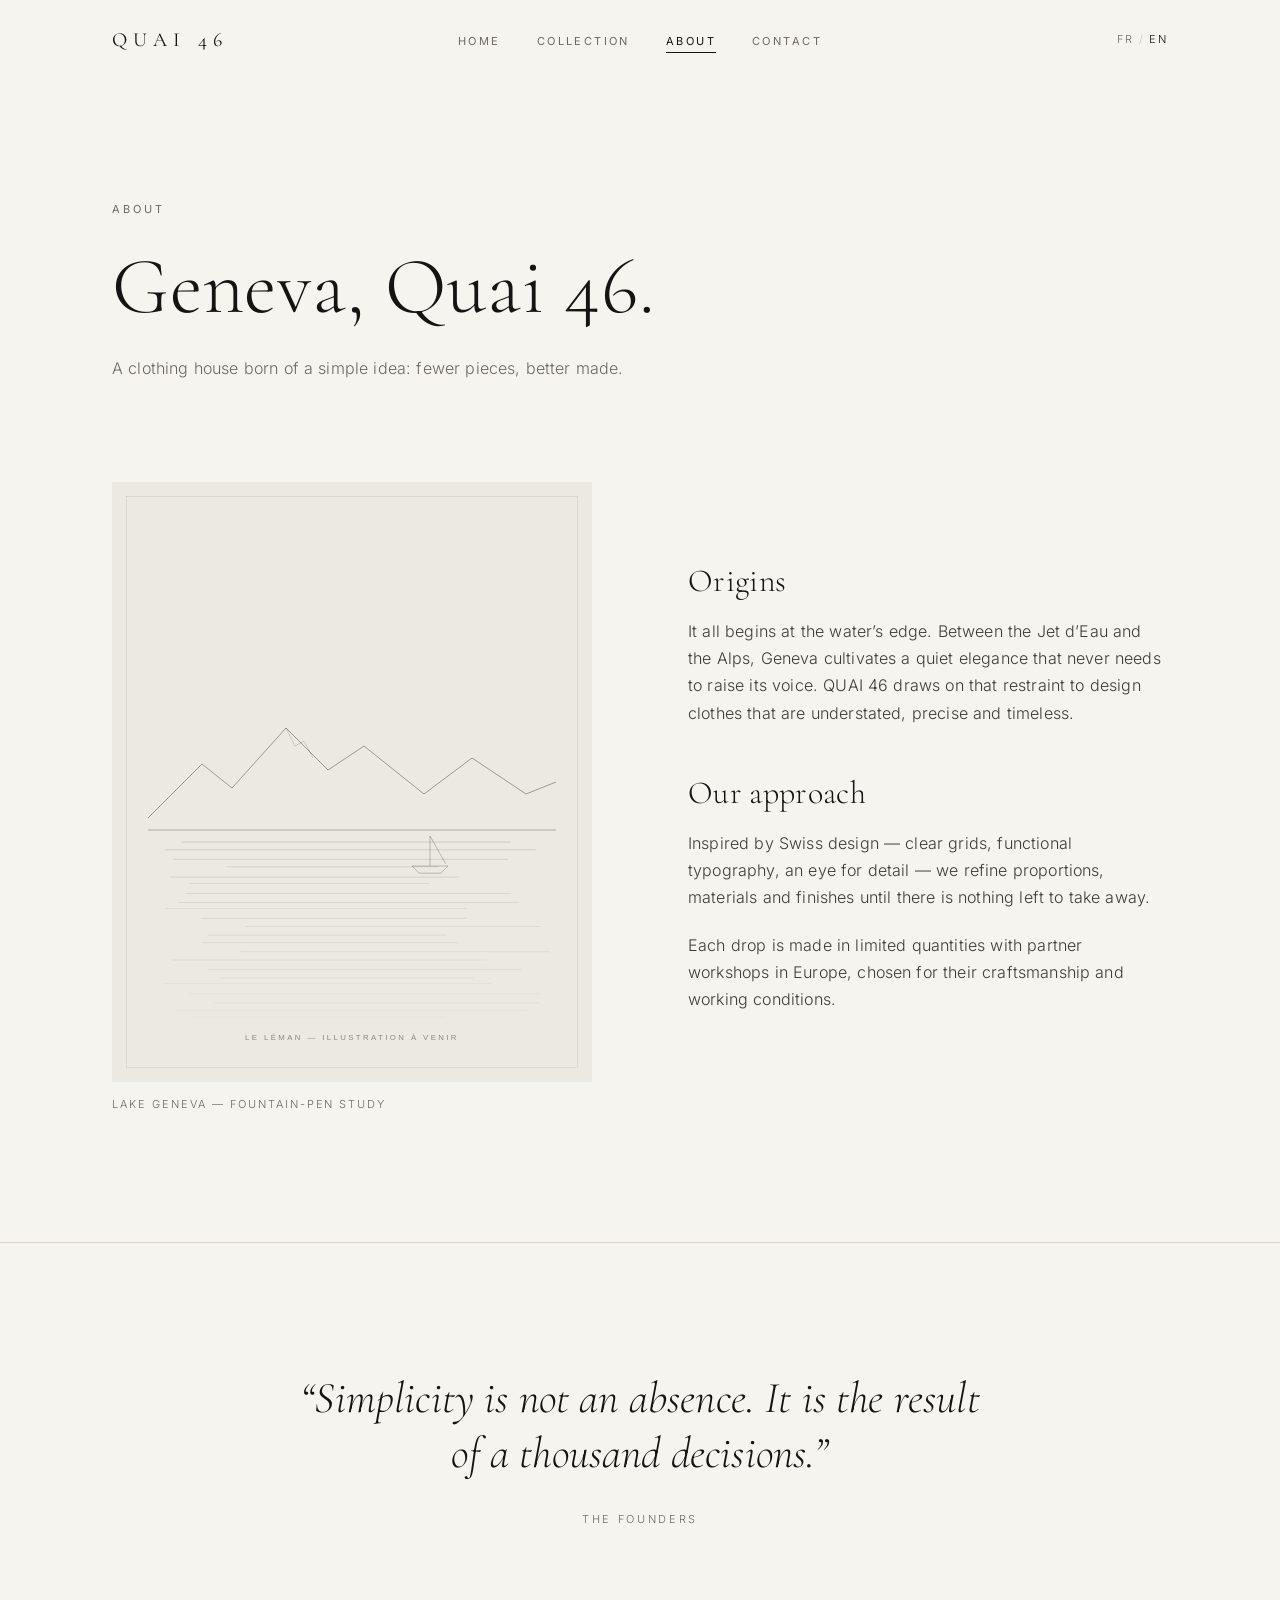
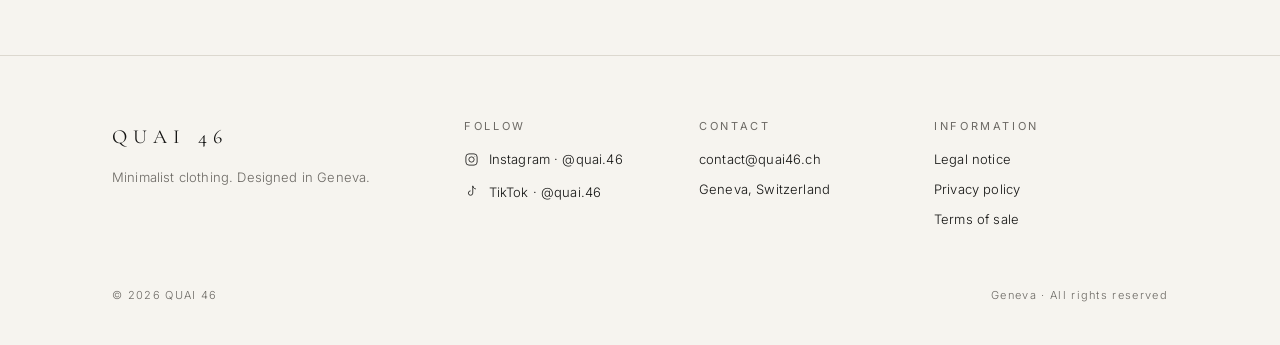
<file: en/about.html>
<!doctype html>
<html lang="en">
<head>
<meta charset="utf-8">
<meta name="viewport" content="width=device-width, initial-scale=1">
<title>About — QUAI 46</title>
<meta name="description" content="The story of QUAI 46, a minimalist clothing house inspired by Geneva and Swiss design.">
<meta name="theme-color" content="#f6f4ef">
<link rel="canonical" href="https://quai46.github.io/en/about.html">
<link rel="alternate" hreflang="fr" href="https://quai46.github.io/a-propos.html">
<link rel="alternate" hreflang="en" href="https://quai46.github.io/en/about.html">
<link rel="alternate" hreflang="x-default" href="https://quai46.github.io/a-propos.html">
<meta property="og:type" content="website">
<meta property="og:site_name" content="QUAI 46">
<meta property="og:locale" content="en_GB">
<meta property="og:locale:alternate" content="fr_CH">
<meta property="og:title" content="About — QUAI 46">
<meta property="og:description" content="The story of QUAI 46, a minimalist clothing house inspired by Geneva and Swiss design.">
<meta property="og:url" content="https://quai46.github.io/en/about.html">
<meta property="og:image" content="https://quai46.github.io/assets/og-image.png">
<meta property="og:image:width" content="1200">
<meta property="og:image:height" content="630">
<meta property="og:image:alt" content="QUAI 46 — Geneva. Minimalist clothing.">
<meta name="twitter:card" content="summary_large_image">
<meta name="twitter:title" content="About — QUAI 46">
<meta name="twitter:description" content="The story of QUAI 46, a minimalist clothing house inspired by Geneva and Swiss design.">
<meta name="twitter:image" content="https://quai46.github.io/assets/og-image.png">
<link rel="icon" href="/favicon.svg" type="image/svg+xml">
<link rel="icon" href="/favicon.ico" sizes="32x32">
<link rel="apple-touch-icon" href="/apple-touch-icon.png">
<link rel="preload" href="/assets/fonts/cormorant-garamond.woff2" as="font" type="font/woff2" crossorigin>
<link rel="preload" href="/assets/fonts/inter.woff2" as="font" type="font/woff2" crossorigin>
<link rel="stylesheet" href="/css/style.css">
<script src="/js/main.js" defer></script>
</head>
<body>
<a class="skip-link" href="#main">Skip to content</a>
<header class="site-header">
  <div class="container">
    <a class="logo" href="/en/" aria-label="QUAI 46 — Home">QUAI 46</a>
    <nav class="site-nav" id="site-nav" aria-label="Main navigation">
      <ul>
        <li><a href="/en/">Home</a></li>
        <li><a href="/en/collection.html">Collection</a></li>
        <li><a href="/en/about.html" aria-current="page">About</a></li>
        <li><a href="/en/contact.html">Contact</a></li>
      </ul>
    </nav>
    <div class="header-actions">
      <a class="lang-toggle" href="/a-propos.html" hreflang="fr"><span>FR</span><span class="sep" aria-hidden="true">/</span><span aria-current="true">EN</span><span class="visually-hidden" lang="fr"> — Lire cette page en français</span></a>
      <button class="menu-toggle" type="button" aria-controls="site-nav" aria-expanded="false" aria-label="Menu"><span></span><span></span></button>
    </div>
  </div>
</header>

<main id="main">

<section class="page-head">
  <div class="container">
    <p class="eyebrow">About</p>
    <h1>Geneva, Quai 46.</h1>
    <p>A clothing house born of a simple idea: fewer pieces, better made.</p>
  </div>
</section>

<section class="section section--tight">
  <div class="container split">
    <figure class="reveal">
      <div class="frame frame--portrait">
        <!-- TODO: remplacer par une illustration ou photo du Léman, format 4:5, ex. /images/leman.jpg -->
        <img src="/images/leman.svg" alt="Line illustration of Lake Geneva and the Alps" width="800" height="1000" loading="lazy" decoding="async">
      </div>
      <figcaption class="caption">Lake Geneva — fountain-pen study</figcaption>
    </figure>
    <div class="prose reveal">
      <h2 class="flush">Origins</h2>
      <p>It all begins at the water’s edge. Between the Jet d’Eau and the Alps, Geneva cultivates a quiet elegance that never needs to raise its voice. QUAI 46 draws on that restraint to design clothes that are understated, precise and timeless.</p>
      <h2>Our approach</h2>
      <p>Inspired by Swiss design — clear grids, functional typography, an eye for detail — we refine proportions, materials and finishes until there is nothing left to take away.</p>
      <p>Each drop is made in limited quantities with partner workshops in Europe, chosen for their craftsmanship and working conditions.<!-- TODO: confirmer le pays et les ateliers de production --></p>
    </div>
  </div>
</section>

<hr class="rule">

<section class="section">
  <div class="container">
    <blockquote class="quote reveal">
      <p>“Simplicity is not an absence. It is the result of a thousand decisions.”</p>
      <cite>The founders</cite>
    </blockquote>
  </div>
</section>
</main>

<footer class="site-footer">
  <div class="container">
    <div class="footer-grid footer-grid--4">
      <div class="footer-brand">
        <a class="logo" href="/en/">QUAI 46</a>
        <p>Minimalist clothing. Designed in Geneva.</p>
      </div>
      <div class="footer-col">
        <h2>Follow</h2>
        <ul class="social">
          <li><a href="https://www.instagram.com/quai.46/" target="_blank" rel="noopener"><svg viewBox="0 0 24 24" fill="none" stroke="currentColor" stroke-width="1.3" aria-hidden="true" focusable="false"><rect x="3" y="3" width="18" height="18" rx="5"/><circle cx="12" cy="12" r="4.2"/><circle cx="17.4" cy="6.6" r=".6" fill="currentColor" stroke="none"/></svg><span>Instagram · @quai.46</span></a></li>
          <li><a href="https://www.tiktok.com/@quai.46" target="_blank" rel="noopener"><svg viewBox="0 0 24 24" fill="none" stroke="currentColor" stroke-width="1.3" stroke-linejoin="round" aria-hidden="true" focusable="false"><path d="M14 3v11.5a3.5 3.5 0 1 1-3.5-3.5"/><path d="M14 3c.4 2.6 2.3 4.6 5 4.9"/></svg><span>TikTok · @quai.46</span></a></li>
        </ul>
      </div>
      <div class="footer-col">
        <h2>Contact</h2>
        <ul>
          <li><a href="mailto:contact@quai46.ch">contact@quai46.ch</a><!-- TODO: remplacer par l'adresse email définitive --></li>
          <li>Geneva, Switzerland</li>
        </ul>
      </div>
      <div class="footer-col">
        <h2>Information</h2>
        <ul>
          <li><a href="/en/legal-notice.html">Legal notice</a></li>
          <li><a href="/en/privacy.html">Privacy policy</a></li>
          <li><a href="/en/terms.html">Terms of sale</a></li>
        </ul>
      </div>
    </div>
    <div class="footer-bottom">
      <span>© <span data-year>2026</span> QUAI 46</span>
      <span>Geneva · All rights reserved</span>
    </div>
  </div>
</footer>
</body>
</html>
</file>
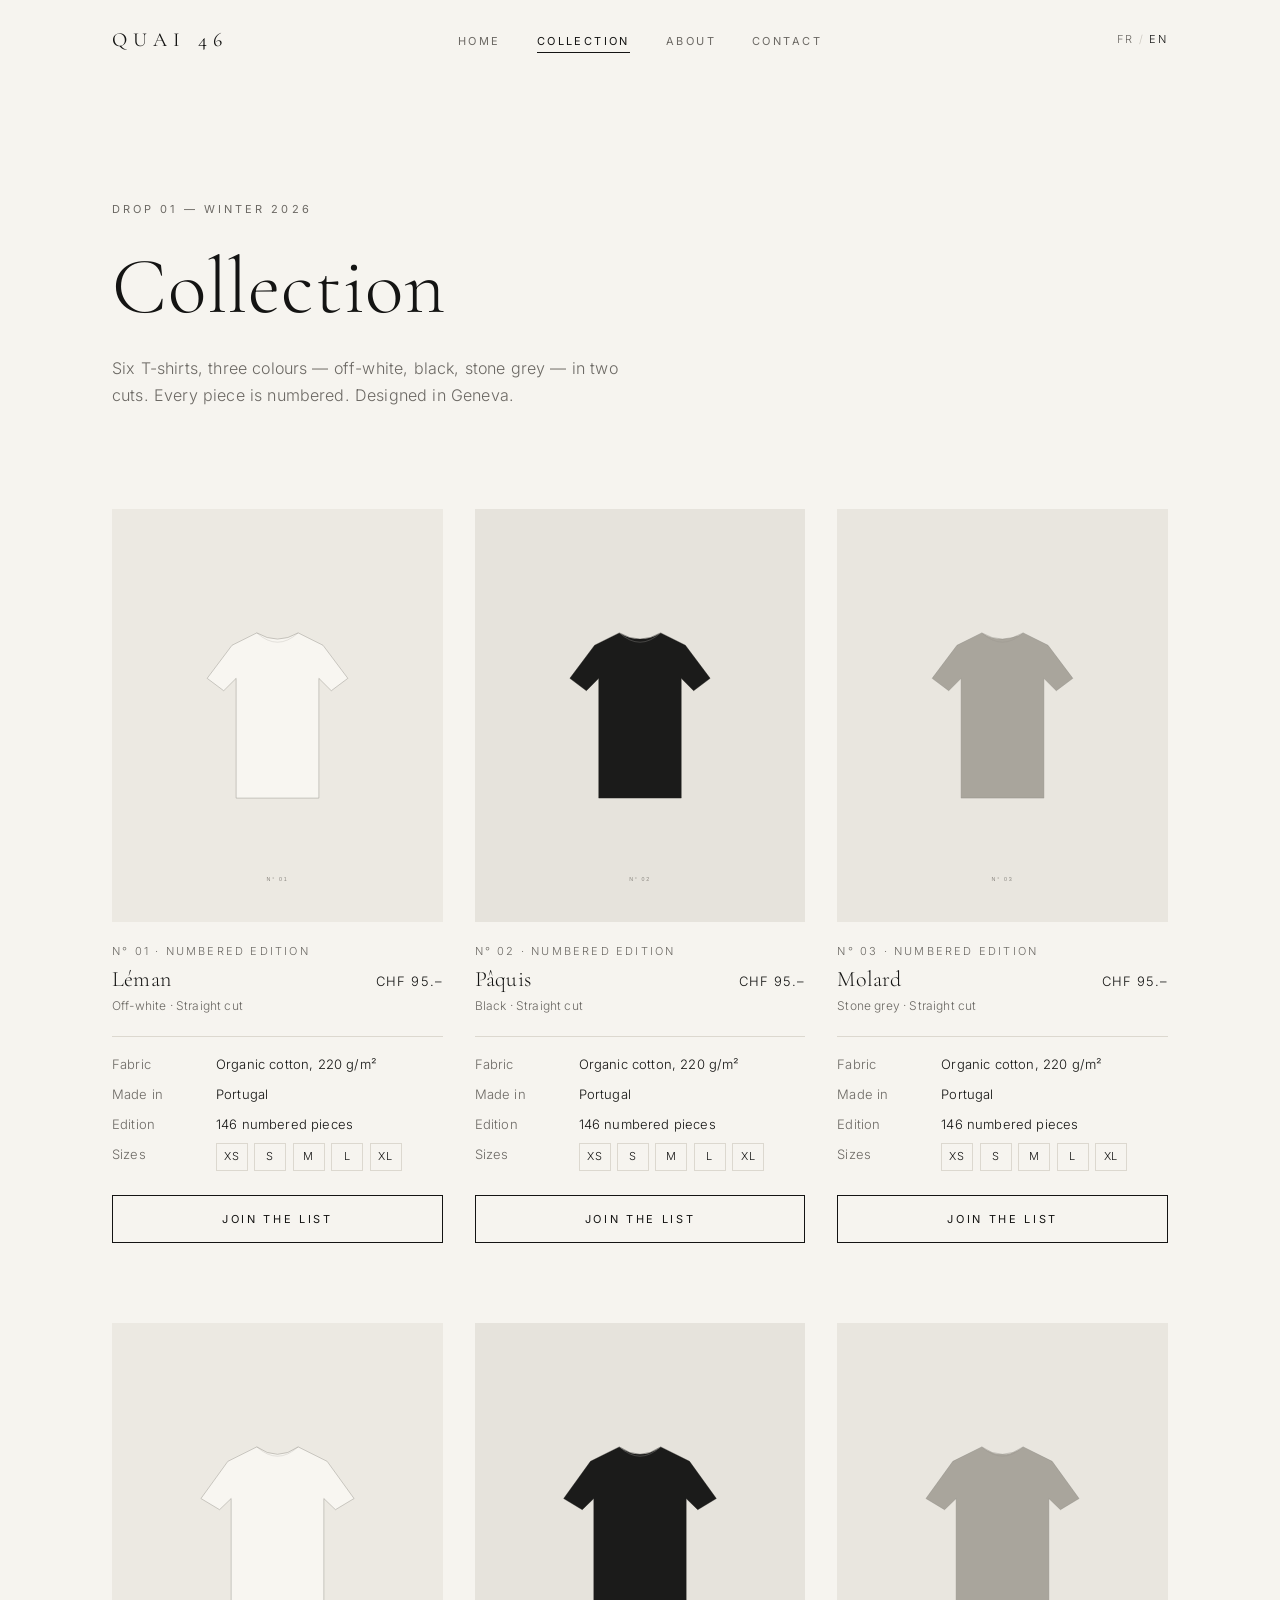
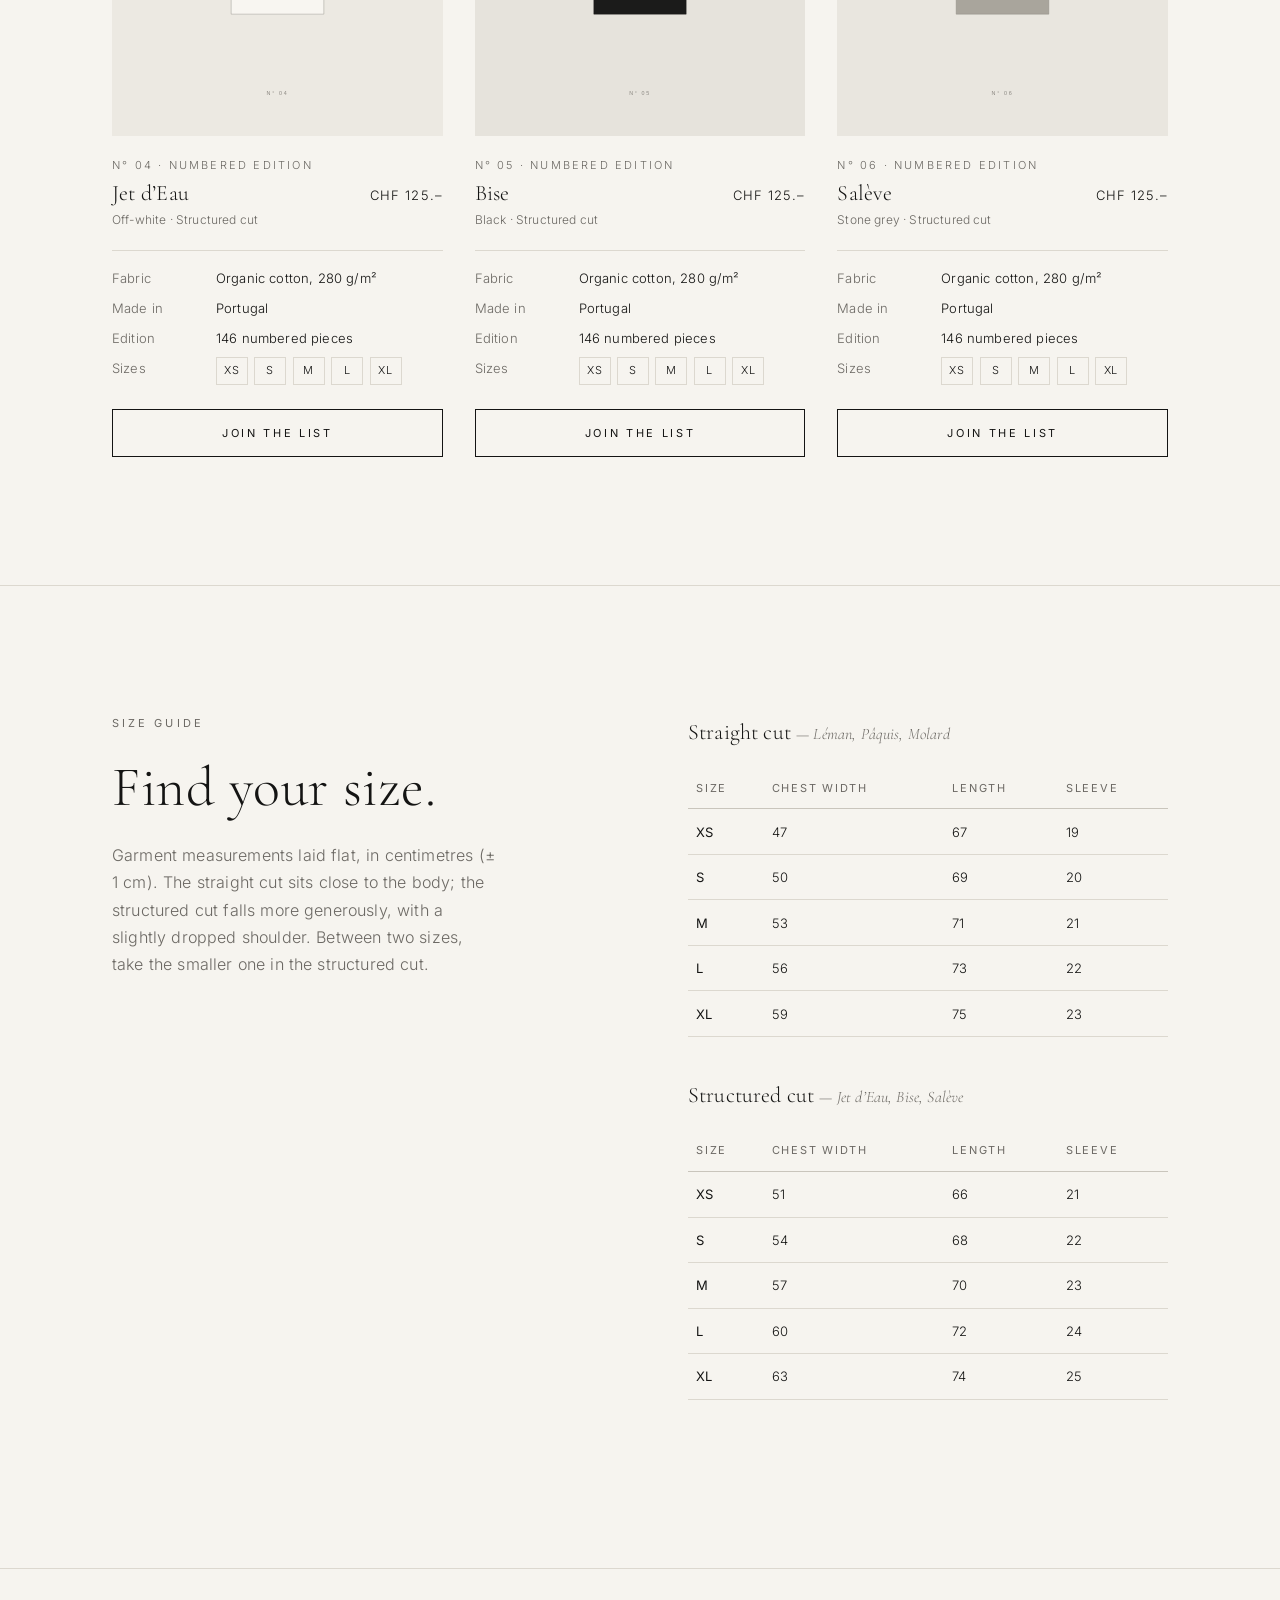
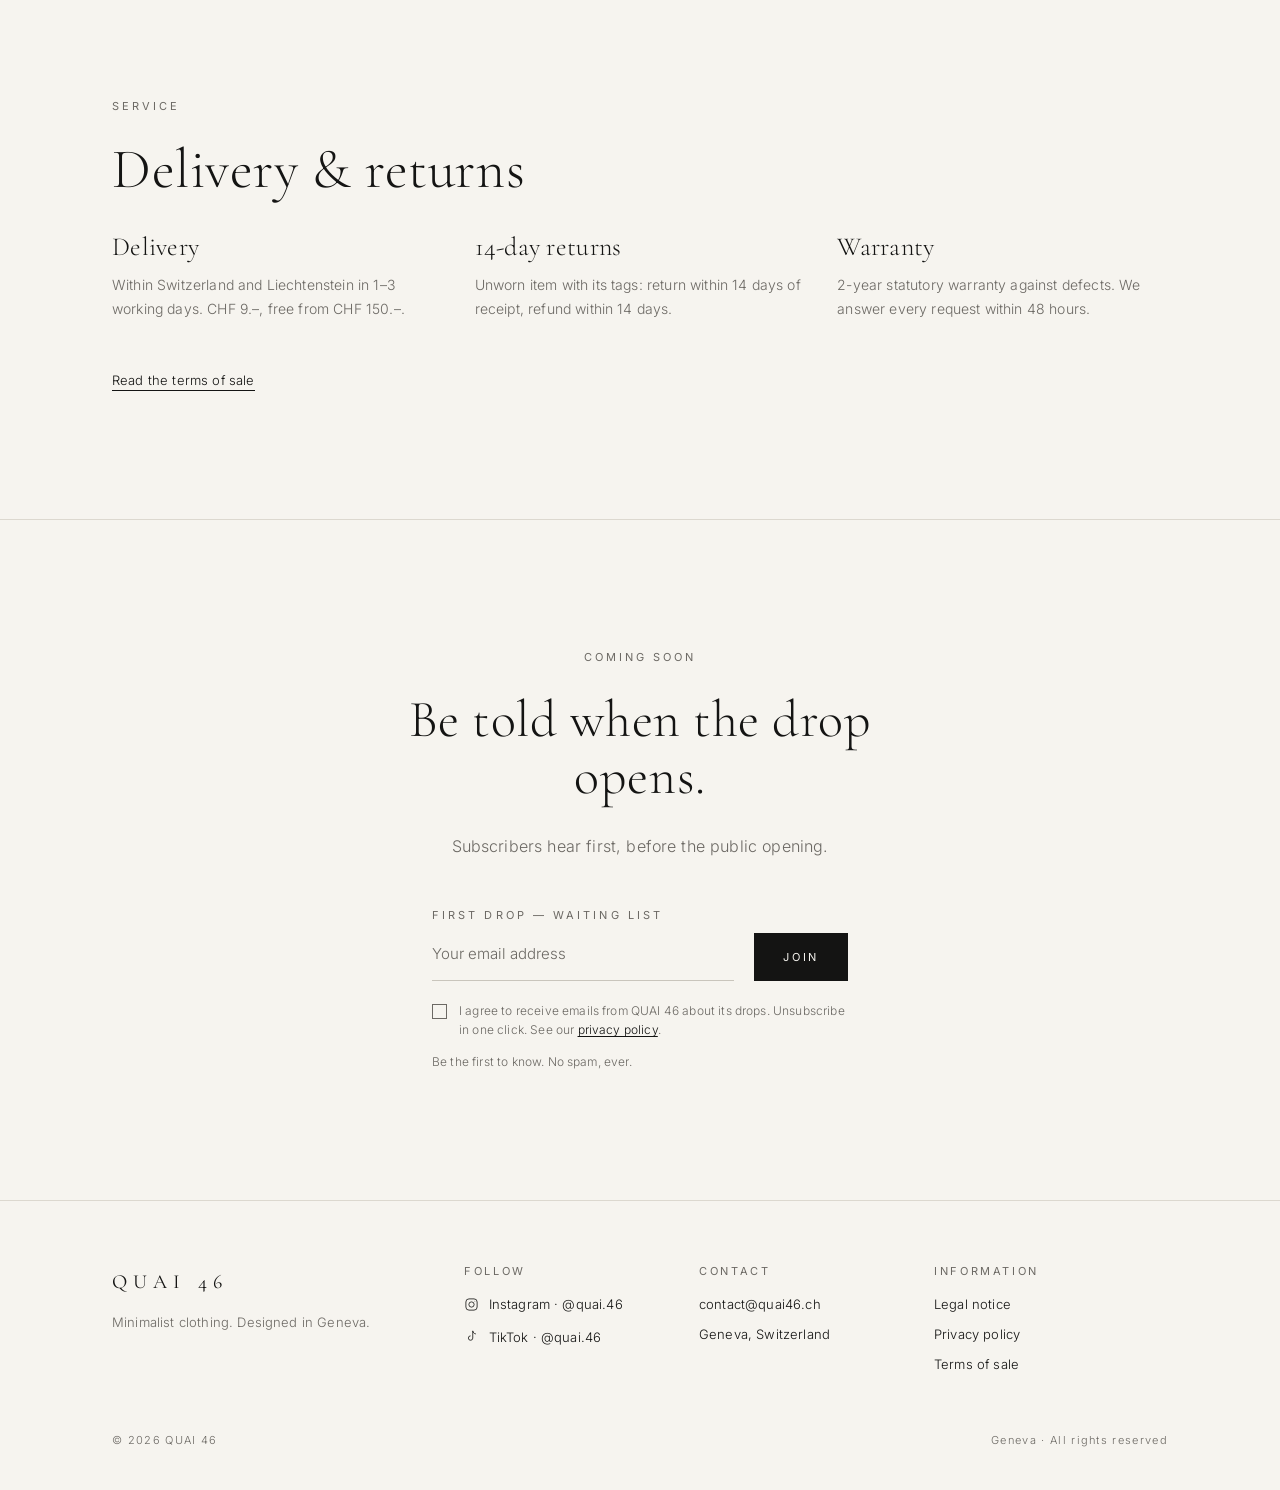
<file: en/collection.html>
<!doctype html>
<html lang="en">
<head>
<meta charset="utf-8">
<meta name="viewport" content="width=device-width, initial-scale=1">
<title>Collection Drop 01 — QUAI 46</title>
<meta name="description" content="Drop 01: six organic cotton T-shirts in off-white, black and stone grey. Numbered editions, sizes XS to XL. Designed in Geneva.">
<meta name="theme-color" content="#f6f4ef">
<link rel="canonical" href="https://quai46.github.io/en/collection.html">
<link rel="alternate" hreflang="fr" href="https://quai46.github.io/collection.html">
<link rel="alternate" hreflang="en" href="https://quai46.github.io/en/collection.html">
<link rel="alternate" hreflang="x-default" href="https://quai46.github.io/collection.html">
<meta property="og:type" content="website">
<meta property="og:site_name" content="QUAI 46">
<meta property="og:locale" content="en_GB">
<meta property="og:locale:alternate" content="fr_CH">
<meta property="og:title" content="Collection Drop 01 — QUAI 46">
<meta property="og:description" content="Drop 01: six organic cotton T-shirts in off-white, black and stone grey. Numbered editions, sizes XS to XL. Designed in Geneva.">
<meta property="og:url" content="https://quai46.github.io/en/collection.html">
<meta property="og:image" content="https://quai46.github.io/assets/og-image.png">
<meta property="og:image:width" content="1200">
<meta property="og:image:height" content="630">
<meta property="og:image:alt" content="QUAI 46 — Geneva. Minimalist clothing.">
<meta name="twitter:card" content="summary_large_image">
<meta name="twitter:title" content="Collection Drop 01 — QUAI 46">
<meta name="twitter:description" content="Drop 01: six organic cotton T-shirts in off-white, black and stone grey. Numbered editions, sizes XS to XL. Designed in Geneva.">
<meta name="twitter:image" content="https://quai46.github.io/assets/og-image.png">
<link rel="icon" href="/favicon.svg" type="image/svg+xml">
<link rel="icon" href="/favicon.ico" sizes="32x32">
<link rel="apple-touch-icon" href="/apple-touch-icon.png">
<link rel="preload" href="/assets/fonts/cormorant-garamond.woff2" as="font" type="font/woff2" crossorigin>
<link rel="preload" href="/assets/fonts/inter.woff2" as="font" type="font/woff2" crossorigin>
<link rel="stylesheet" href="/css/style.css">
<script src="/js/main.js" defer></script>
</head>
<body>
<a class="skip-link" href="#main">Skip to content</a>
<header class="site-header">
  <div class="container">
    <a class="logo" href="/en/" aria-label="QUAI 46 — Home">QUAI 46</a>
    <nav class="site-nav" id="site-nav" aria-label="Main navigation">
      <ul>
        <li><a href="/en/">Home</a></li>
        <li><a href="/en/collection.html" aria-current="page">Collection</a></li>
        <li><a href="/en/about.html">About</a></li>
        <li><a href="/en/contact.html">Contact</a></li>
      </ul>
    </nav>
    <div class="header-actions">
      <a class="lang-toggle" href="/collection.html" hreflang="fr"><span>FR</span><span class="sep" aria-hidden="true">/</span><span aria-current="true">EN</span><span class="visually-hidden" lang="fr"> — Lire cette page en français</span></a>
      <button class="menu-toggle" type="button" aria-controls="site-nav" aria-expanded="false" aria-label="Menu"><span></span><span></span></button>
    </div>
  </div>
</header>

<main id="main">

<section class="page-head">
  <div class="container">
    <p class="eyebrow">Drop 01 — Winter 2026<!-- TODO: confirmer la saison / date du drop --></p>
    <h1>Collection</h1>
    <p>Six T-shirts, three colours — off-white, black, stone grey — in two cuts. Every piece is numbered. Designed in Geneva.</p>
  </div>
</section>

<section class="section section--tight" aria-label="Drop 01 products">
  <div class="container">
    <div class="grid grid--products">
      <article class="product reveal" id="leman" aria-labelledby="leman-name">
        <div class="frame">
          <!-- TODO: photo produit — remplacer par /assets/products/leman.jpg (4:5, ex. 1600×2000, < 250 Ko) -->
          <img src="/assets/products/leman.svg" alt="Léman T-shirt in off-white, straight cut, front view" width="800" height="1000" loading="lazy" decoding="async">
        </div>
        <p class="product-num">N° 01 · Numbered edition</p>
        <div class="product-info">
          <h2 class="product-name" id="leman-name">Léman</h2>
          <span class="product-price">CHF 95.–<!-- TODO: confirmer le prix de Léman --></span>
        </div>
        <p class="product-meta">Off-white · Straight cut</p>
        <dl class="specs">
          <dt>Fabric</dt><dd>Organic cotton, 220 g/m²<!-- TODO: confirmer composition, certification (GOTS ?) et grammage --></dd>
          <dt>Made in</dt><dd>Portugal<!-- TODO: confirmer le pays de confection --></dd>
          <dt>Edition</dt><dd>146 numbered pieces<!-- TODO: confirmer le nombre d'exemplaires --></dd>
          <dt>Sizes</dt><dd><ul class="sizes" aria-label="Available sizes"><li>XS</li><li>S</li><li>M</li><li>L</li><li>XL</li></ul></dd>
        </dl>
        <a class="btn btn--ghost" href="#liste" aria-describedby="leman-name">Join the list</a>
      </article>
      <article class="product reveal" id="paquis" aria-labelledby="paquis-name">
        <div class="frame">
          <!-- TODO: photo produit — remplacer par /assets/products/paquis.jpg (4:5, ex. 1600×2000, < 250 Ko) -->
          <img src="/assets/products/paquis.svg" alt="Pâquis T-shirt in black, straight cut, front view" width="800" height="1000" loading="lazy" decoding="async">
        </div>
        <p class="product-num">N° 02 · Numbered edition</p>
        <div class="product-info">
          <h2 class="product-name" id="paquis-name">Pâquis</h2>
          <span class="product-price">CHF 95.–<!-- TODO: confirmer le prix de Pâquis --></span>
        </div>
        <p class="product-meta">Black · Straight cut</p>
        <dl class="specs">
          <dt>Fabric</dt><dd>Organic cotton, 220 g/m²<!-- TODO: confirmer composition, certification (GOTS ?) et grammage --></dd>
          <dt>Made in</dt><dd>Portugal<!-- TODO: confirmer le pays de confection --></dd>
          <dt>Edition</dt><dd>146 numbered pieces<!-- TODO: confirmer le nombre d'exemplaires --></dd>
          <dt>Sizes</dt><dd><ul class="sizes" aria-label="Available sizes"><li>XS</li><li>S</li><li>M</li><li>L</li><li>XL</li></ul></dd>
        </dl>
        <a class="btn btn--ghost" href="#liste" aria-describedby="paquis-name">Join the list</a>
      </article>
      <article class="product reveal" id="molard" aria-labelledby="molard-name">
        <div class="frame">
          <!-- TODO: photo produit — remplacer par /assets/products/molard.jpg (4:5, ex. 1600×2000, < 250 Ko) -->
          <img src="/assets/products/molard.svg" alt="Molard T-shirt in stone grey, straight cut, front view" width="800" height="1000" loading="lazy" decoding="async">
        </div>
        <p class="product-num">N° 03 · Numbered edition</p>
        <div class="product-info">
          <h2 class="product-name" id="molard-name">Molard</h2>
          <span class="product-price">CHF 95.–<!-- TODO: confirmer le prix de Molard --></span>
        </div>
        <p class="product-meta">Stone grey · Straight cut</p>
        <dl class="specs">
          <dt>Fabric</dt><dd>Organic cotton, 220 g/m²<!-- TODO: confirmer composition, certification (GOTS ?) et grammage --></dd>
          <dt>Made in</dt><dd>Portugal<!-- TODO: confirmer le pays de confection --></dd>
          <dt>Edition</dt><dd>146 numbered pieces<!-- TODO: confirmer le nombre d'exemplaires --></dd>
          <dt>Sizes</dt><dd><ul class="sizes" aria-label="Available sizes"><li>XS</li><li>S</li><li>M</li><li>L</li><li>XL</li></ul></dd>
        </dl>
        <a class="btn btn--ghost" href="#liste" aria-describedby="molard-name">Join the list</a>
      </article>
      <article class="product reveal" id="jet-deau" aria-labelledby="jet-deau-name">
        <div class="frame">
          <!-- TODO: photo produit — remplacer par /assets/products/jet-deau.jpg (4:5, ex. 1600×2000, < 250 Ko) -->
          <img src="/assets/products/jet-deau.svg" alt="Jet d’Eau T-shirt in off-white, structured cut, front view" width="800" height="1000" loading="lazy" decoding="async">
        </div>
        <p class="product-num">N° 04 · Numbered edition</p>
        <div class="product-info">
          <h2 class="product-name" id="jet-deau-name">Jet d’Eau</h2>
          <span class="product-price">CHF 125.–<!-- TODO: confirmer le prix de Jet d’Eau --></span>
        </div>
        <p class="product-meta">Off-white · Structured cut</p>
        <dl class="specs">
          <dt>Fabric</dt><dd>Organic cotton, 280 g/m²<!-- TODO: confirmer composition, certification (GOTS ?) et grammage --></dd>
          <dt>Made in</dt><dd>Portugal<!-- TODO: confirmer le pays de confection --></dd>
          <dt>Edition</dt><dd>146 numbered pieces<!-- TODO: confirmer le nombre d'exemplaires --></dd>
          <dt>Sizes</dt><dd><ul class="sizes" aria-label="Available sizes"><li>XS</li><li>S</li><li>M</li><li>L</li><li>XL</li></ul></dd>
        </dl>
        <a class="btn btn--ghost" href="#liste" aria-describedby="jet-deau-name">Join the list</a>
      </article>
      <article class="product reveal" id="bise" aria-labelledby="bise-name">
        <div class="frame">
          <!-- TODO: photo produit — remplacer par /assets/products/bise.jpg (4:5, ex. 1600×2000, < 250 Ko) -->
          <img src="/assets/products/bise.svg" alt="Bise T-shirt in black, structured cut, front view" width="800" height="1000" loading="lazy" decoding="async">
        </div>
        <p class="product-num">N° 05 · Numbered edition</p>
        <div class="product-info">
          <h2 class="product-name" id="bise-name">Bise</h2>
          <span class="product-price">CHF 125.–<!-- TODO: confirmer le prix de Bise --></span>
        </div>
        <p class="product-meta">Black · Structured cut</p>
        <dl class="specs">
          <dt>Fabric</dt><dd>Organic cotton, 280 g/m²<!-- TODO: confirmer composition, certification (GOTS ?) et grammage --></dd>
          <dt>Made in</dt><dd>Portugal<!-- TODO: confirmer le pays de confection --></dd>
          <dt>Edition</dt><dd>146 numbered pieces<!-- TODO: confirmer le nombre d'exemplaires --></dd>
          <dt>Sizes</dt><dd><ul class="sizes" aria-label="Available sizes"><li>XS</li><li>S</li><li>M</li><li>L</li><li>XL</li></ul></dd>
        </dl>
        <a class="btn btn--ghost" href="#liste" aria-describedby="bise-name">Join the list</a>
      </article>
      <article class="product reveal" id="saleve" aria-labelledby="saleve-name">
        <div class="frame">
          <!-- TODO: photo produit — remplacer par /assets/products/saleve.jpg (4:5, ex. 1600×2000, < 250 Ko) -->
          <img src="/assets/products/saleve.svg" alt="Salève T-shirt in stone grey, structured cut, front view" width="800" height="1000" loading="lazy" decoding="async">
        </div>
        <p class="product-num">N° 06 · Numbered edition</p>
        <div class="product-info">
          <h2 class="product-name" id="saleve-name">Salève</h2>
          <span class="product-price">CHF 125.–<!-- TODO: confirmer le prix de Salève --></span>
        </div>
        <p class="product-meta">Stone grey · Structured cut</p>
        <dl class="specs">
          <dt>Fabric</dt><dd>Organic cotton, 280 g/m²<!-- TODO: confirmer composition, certification (GOTS ?) et grammage --></dd>
          <dt>Made in</dt><dd>Portugal<!-- TODO: confirmer le pays de confection --></dd>
          <dt>Edition</dt><dd>146 numbered pieces<!-- TODO: confirmer le nombre d'exemplaires --></dd>
          <dt>Sizes</dt><dd><ul class="sizes" aria-label="Available sizes"><li>XS</li><li>S</li><li>M</li><li>L</li><li>XL</li></ul></dd>
        </dl>
        <a class="btn btn--ghost" href="#liste" aria-describedby="saleve-name">Join the list</a>
      </article>
    </div>
  </div>
</section>

<hr class="rule">

<section class="section" id="guide-des-tailles" aria-labelledby="guide-title">
  <div class="container split split--top">
    <div class="reveal">
      <p class="eyebrow">Size guide</p>
      <h2 class="h-display" id="guide-title">Find your size.</h2>
      <p class="muted measure">Garment measurements laid flat, in centimetres (± 1 cm). The straight cut sits close to the body; the structured cut falls more generously, with a slightly dropped shoulder. Between two sizes, take the smaller one in the structured cut.<!-- TODO: remplacer par les mesures réelles du fabricant --></p>
    </div>
    <div class="reveal">
      <div class="table-wrap" role="region" aria-labelledby="sizes-1" tabindex="0">
        <table class="size-table">
          <caption id="sizes-1">Straight cut <span>— Léman, Pâquis, Molard</span></caption>
          <thead><tr><th scope="col">Size</th><th scope="col">Chest width</th><th scope="col">Length</th><th scope="col">Sleeve</th></tr></thead>
          <tbody><tr><th scope="row">XS</th><td>47</td><td>67</td><td>19</td></tr><tr><th scope="row">S</th><td>50</td><td>69</td><td>20</td></tr><tr><th scope="row">M</th><td>53</td><td>71</td><td>21</td></tr><tr><th scope="row">L</th><td>56</td><td>73</td><td>22</td></tr><tr><th scope="row">XL</th><td>59</td><td>75</td><td>23</td></tr></tbody>
        </table>
      </div>
      <div class="table-wrap" role="region" aria-labelledby="sizes-2" tabindex="0">
        <table class="size-table">
          <caption id="sizes-2">Structured cut <span>— Jet d’Eau, Bise, Salève</span></caption>
          <thead><tr><th scope="col">Size</th><th scope="col">Chest width</th><th scope="col">Length</th><th scope="col">Sleeve</th></tr></thead>
          <tbody><tr><th scope="row">XS</th><td>51</td><td>66</td><td>21</td></tr><tr><th scope="row">S</th><td>54</td><td>68</td><td>22</td></tr><tr><th scope="row">M</th><td>57</td><td>70</td><td>23</td></tr><tr><th scope="row">L</th><td>60</td><td>72</td><td>24</td></tr><tr><th scope="row">XL</th><td>63</td><td>74</td><td>25</td></tr></tbody>
        </table>
      </div>
    </div>
  </div>
</section>

<hr class="rule">

<section class="section" id="livraison-retours" aria-labelledby="ship-title">
  <div class="container">
    <p class="eyebrow">Service</p>
    <h2 class="h-display" id="ship-title">Delivery &amp; returns</h2>
    <div class="pillars pillars--flush">
      <div class="pillar reveal"><h3>Delivery</h3><p>Within Switzerland and Liechtenstein in 1–3 working days. CHF 9.–, free from CHF 150.–.<!-- TODO: confirmer zones, délais et frais (identiques aux CGV) --></p></div>
      <div class="pillar reveal"><h3>14-day returns</h3><p>Unworn item with its tags: return within 14 days of receipt, refund within 14 days.</p></div>
      <div class="pillar reveal"><h3>Warranty</h3><p>2-year statutory warranty against defects. We answer every request within 48 hours.</p></div>
    </div>
    <p class="more-link"><a href="/en/terms.html">Read the terms of sale</a></p>
  </div>
</section>

<hr class="rule">

<section class="section" id="liste" aria-labelledby="liste-title">
  <div class="container statement reveal">
    <p class="eyebrow">Coming soon</p>
    <h2 id="liste-title">Be told when the drop opens.</h2>
    <p>Subscribers hear first, before the public opening.</p>
    <div class="waitlist-center">
      <form class="waitlist" id="coll-liste" data-form="waitlist" action="https://formspree.io/f/FORMSPREE_ID" method="POST">
        <!-- TODO: remplacer FORMSPREE_ID par l'identifiant du formulaire Formspree (ex. « xyzabcd ») — voir INFORME.md -->
        <label class="eyebrow" for="coll-email">First drop — waiting list</label>
        <div class="waitlist-row">
          <input class="field" id="coll-email" type="email" name="email" autocomplete="email" inputmode="email" required
                 placeholder="Your email address" aria-describedby="coll-email-hint coll-email-error">
          <button class="btn" type="submit">Join</button>
        </div>
        <p class="field-error" id="coll-email-error" hidden></p>
        <div class="consent">
          <input type="checkbox" id="coll-consent" name="consentement" value="oui" required aria-describedby="coll-consent-error">
          <label for="coll-consent">I agree to receive emails from QUAI 46 about its drops. Unsubscribe in one click. See our <a href="/en/privacy.html">privacy policy</a>.</label>
        </div>
        <p class="field-error" id="coll-consent-error" hidden></p>
        <div class="hp" aria-hidden="true"><label for="coll-website">Leave this field empty</label><input type="text" id="coll-website" name="_gotcha" tabindex="-1" autocomplete="off"></div>
        <input type="hidden" name="_subject" value="Waiting list — QUAI 46">
        <input type="hidden" name="formulaire" value="liste-attente">
        <input type="hidden" name="langue" value="en">
        <p class="form-hint" id="coll-email-hint">Be the first to know. No spam, ever.</p>
        <p class="form-status" role="status" aria-live="polite"></p>
      </form>
    </div>
  </div>
</section>
</main>

<footer class="site-footer">
  <div class="container">
    <div class="footer-grid footer-grid--4">
      <div class="footer-brand">
        <a class="logo" href="/en/">QUAI 46</a>
        <p>Minimalist clothing. Designed in Geneva.</p>
      </div>
      <div class="footer-col">
        <h2>Follow</h2>
        <ul class="social">
          <li><a href="https://www.instagram.com/quai.46/" target="_blank" rel="noopener"><svg viewBox="0 0 24 24" fill="none" stroke="currentColor" stroke-width="1.3" aria-hidden="true" focusable="false"><rect x="3" y="3" width="18" height="18" rx="5"/><circle cx="12" cy="12" r="4.2"/><circle cx="17.4" cy="6.6" r=".6" fill="currentColor" stroke="none"/></svg><span>Instagram · @quai.46</span></a></li>
          <li><a href="https://www.tiktok.com/@quai.46" target="_blank" rel="noopener"><svg viewBox="0 0 24 24" fill="none" stroke="currentColor" stroke-width="1.3" stroke-linejoin="round" aria-hidden="true" focusable="false"><path d="M14 3v11.5a3.5 3.5 0 1 1-3.5-3.5"/><path d="M14 3c.4 2.6 2.3 4.6 5 4.9"/></svg><span>TikTok · @quai.46</span></a></li>
        </ul>
      </div>
      <div class="footer-col">
        <h2>Contact</h2>
        <ul>
          <li><a href="mailto:contact@quai46.ch">contact@quai46.ch</a><!-- TODO: remplacer par l'adresse email définitive --></li>
          <li>Geneva, Switzerland</li>
        </ul>
      </div>
      <div class="footer-col">
        <h2>Information</h2>
        <ul>
          <li><a href="/en/legal-notice.html">Legal notice</a></li>
          <li><a href="/en/privacy.html">Privacy policy</a></li>
          <li><a href="/en/terms.html">Terms of sale</a></li>
        </ul>
      </div>
    </div>
    <div class="footer-bottom">
      <span>© <span data-year>2026</span> QUAI 46</span>
      <span>Geneva · All rights reserved</span>
    </div>
  </div>
</footer>
</body>
</html>
</file>
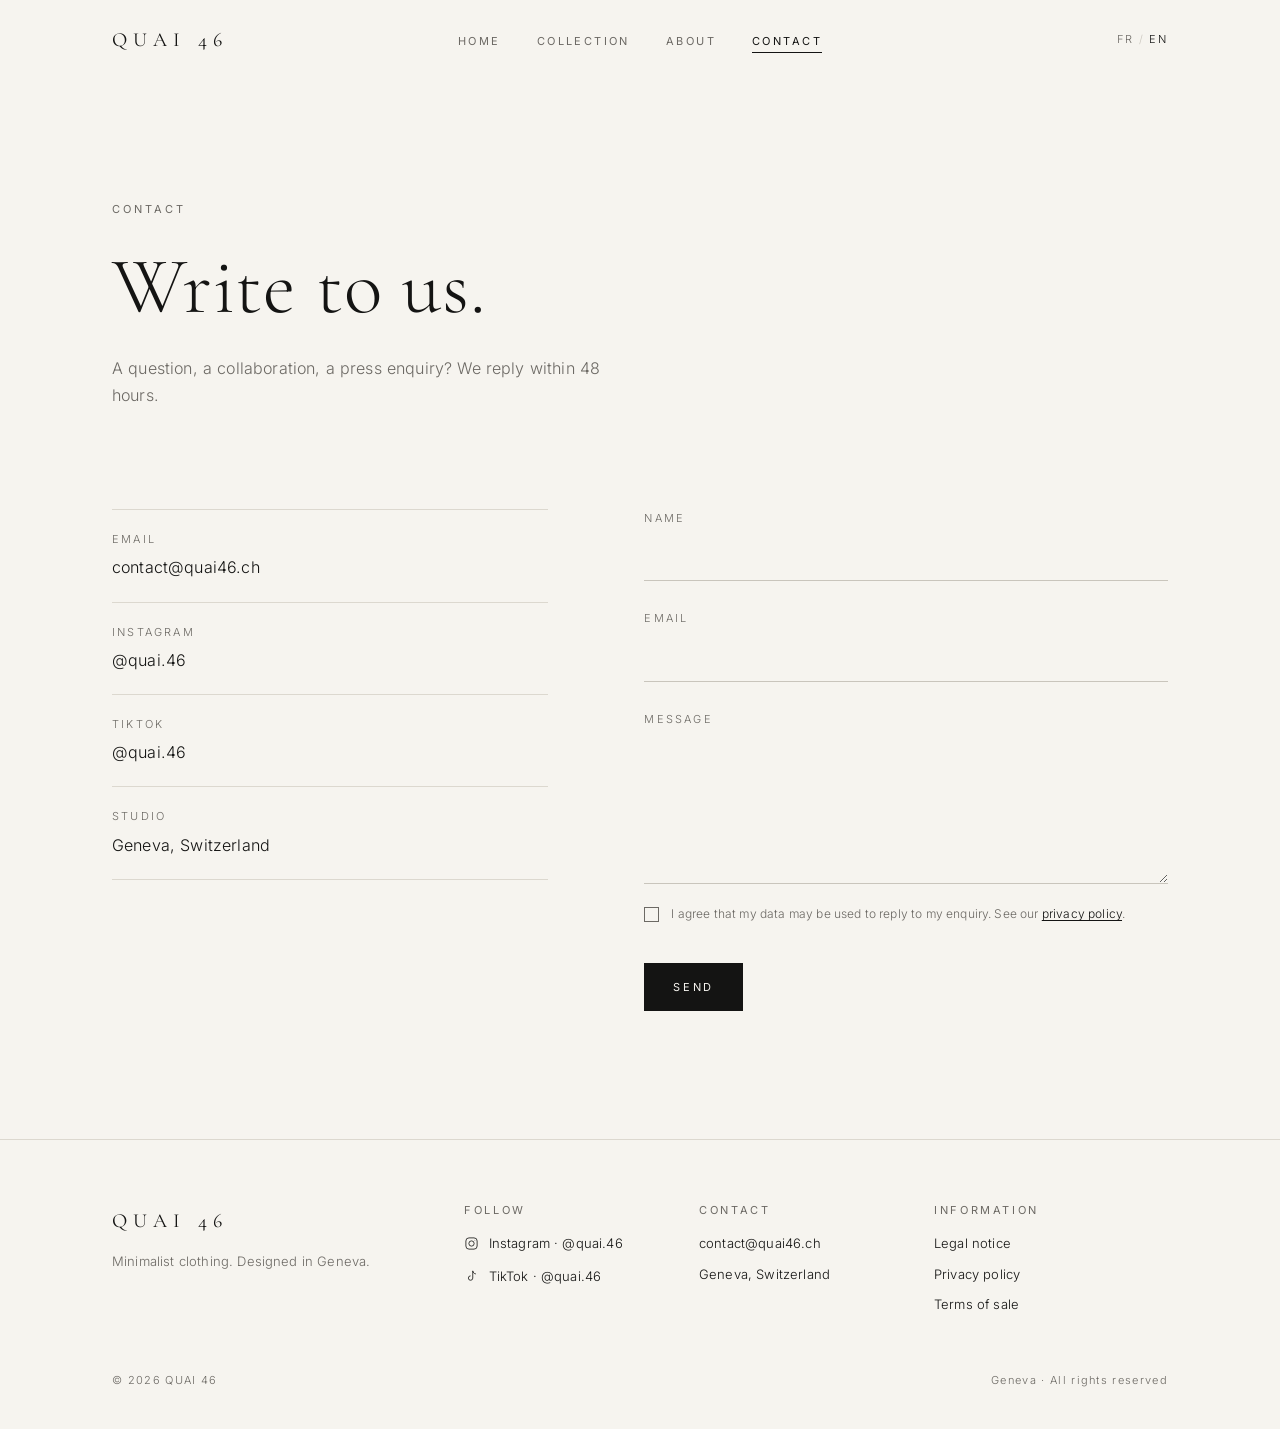
<file: en/contact.html>
<!doctype html>
<html lang="en">
<head>
<meta charset="utf-8">
<meta name="viewport" content="width=device-width, initial-scale=1">
<title>Contact — QUAI 46</title>
<meta name="description" content="Contact QUAI 46, Geneva: questions, collaborations, press.">
<meta name="theme-color" content="#f6f4ef">
<link rel="canonical" href="https://quai46.github.io/en/contact.html">
<link rel="alternate" hreflang="fr" href="https://quai46.github.io/contact.html">
<link rel="alternate" hreflang="en" href="https://quai46.github.io/en/contact.html">
<link rel="alternate" hreflang="x-default" href="https://quai46.github.io/contact.html">
<meta property="og:type" content="website">
<meta property="og:site_name" content="QUAI 46">
<meta property="og:locale" content="en_GB">
<meta property="og:locale:alternate" content="fr_CH">
<meta property="og:title" content="Contact — QUAI 46">
<meta property="og:description" content="Contact QUAI 46, Geneva: questions, collaborations, press.">
<meta property="og:url" content="https://quai46.github.io/en/contact.html">
<meta property="og:image" content="https://quai46.github.io/assets/og-image.png">
<meta property="og:image:width" content="1200">
<meta property="og:image:height" content="630">
<meta property="og:image:alt" content="QUAI 46 — Geneva. Minimalist clothing.">
<meta name="twitter:card" content="summary_large_image">
<meta name="twitter:title" content="Contact — QUAI 46">
<meta name="twitter:description" content="Contact QUAI 46, Geneva: questions, collaborations, press.">
<meta name="twitter:image" content="https://quai46.github.io/assets/og-image.png">
<link rel="icon" href="/favicon.svg" type="image/svg+xml">
<link rel="icon" href="/favicon.ico" sizes="32x32">
<link rel="apple-touch-icon" href="/apple-touch-icon.png">
<link rel="preload" href="/assets/fonts/cormorant-garamond.woff2" as="font" type="font/woff2" crossorigin>
<link rel="preload" href="/assets/fonts/inter.woff2" as="font" type="font/woff2" crossorigin>
<link rel="stylesheet" href="/css/style.css">
<script src="/js/main.js" defer></script>
</head>
<body>
<a class="skip-link" href="#main">Skip to content</a>
<header class="site-header">
  <div class="container">
    <a class="logo" href="/en/" aria-label="QUAI 46 — Home">QUAI 46</a>
    <nav class="site-nav" id="site-nav" aria-label="Main navigation">
      <ul>
        <li><a href="/en/">Home</a></li>
        <li><a href="/en/collection.html">Collection</a></li>
        <li><a href="/en/about.html">About</a></li>
        <li><a href="/en/contact.html" aria-current="page">Contact</a></li>
      </ul>
    </nav>
    <div class="header-actions">
      <a class="lang-toggle" href="/contact.html" hreflang="fr"><span>FR</span><span class="sep" aria-hidden="true">/</span><span aria-current="true">EN</span><span class="visually-hidden" lang="fr"> — Lire cette page en français</span></a>
      <button class="menu-toggle" type="button" aria-controls="site-nav" aria-expanded="false" aria-label="Menu"><span></span><span></span></button>
    </div>
  </div>
</header>

<main id="main">

<section class="page-head">
  <div class="container">
    <p class="eyebrow">Contact</p>
    <h1>Write to us.</h1>
    <p>A question, a collaboration, a press enquiry? We reply within 48 hours.</p>
  </div>
</section>

<section class="section section--tight">
  <div class="container contact-grid">
    <ul class="contact-list reveal">
      <li><span class="label">Email</span><a href="mailto:contact@quai46.ch">contact@quai46.ch</a></li>
      <li><span class="label">Instagram</span><a href="https://www.instagram.com/quai.46/" target="_blank" rel="noopener">@quai.46</a></li>
      <li><span class="label">TikTok</span><a href="https://www.tiktok.com/@quai.46" target="_blank" rel="noopener">@quai.46</a></li>
      <li><span class="label">Studio</span>Geneva, Switzerland</li>
    </ul>
    <form class="contact-form reveal" id="contact-form" data-form="contact" action="https://formspree.io/f/FORMSPREE_ID" method="POST">
      <!-- TODO: remplacer FORMSPREE_ID (le même formulaire Formspree peut servir, le champ « formulaire » distingue les envois) -->
      <label class="label flush" for="c-name">Name</label>
      <input class="field" id="c-name" name="nom" type="text" autocomplete="name" required aria-describedby="c-name-error">
      <p class="field-error" id="c-name-error" hidden></p>
      <label class="label" for="c-email">Email</label>
      <input class="field" id="c-email" name="email" type="email" autocomplete="email" inputmode="email" required aria-describedby="c-email-error">
      <p class="field-error" id="c-email-error" hidden></p>
      <label class="label" for="c-msg">Message</label>
      <textarea class="field" id="c-msg" name="message" rows="5" required aria-describedby="c-msg-error"></textarea>
      <p class="field-error" id="c-msg-error" hidden></p>
      <div class="consent">
          <input type="checkbox" id="c-consent" name="consentement" value="oui" required aria-describedby="c-consent-error">
          <label for="c-consent">I agree that my data may be used to reply to my enquiry. See our <a href="/en/privacy.html">privacy policy</a>.</label>
        </div>
        <p class="field-error" id="c-consent-error" hidden></p>
      <div class="hp" aria-hidden="true"><label for="c-website">Leave this field empty</label><input type="text" id="c-website" name="_gotcha" tabindex="-1" autocomplete="off"></div>
      <input type="hidden" name="_subject" value="Message — QUAI 46">
      <input type="hidden" name="formulaire" value="contact">
      <input type="hidden" name="langue" value="en">
      <button class="btn" type="submit">Send</button>
      <p class="form-status" role="status" aria-live="polite"></p>
    </form>
  </div>
</section>
</main>

<footer class="site-footer">
  <div class="container">
    <div class="footer-grid footer-grid--4">
      <div class="footer-brand">
        <a class="logo" href="/en/">QUAI 46</a>
        <p>Minimalist clothing. Designed in Geneva.</p>
      </div>
      <div class="footer-col">
        <h2>Follow</h2>
        <ul class="social">
          <li><a href="https://www.instagram.com/quai.46/" target="_blank" rel="noopener"><svg viewBox="0 0 24 24" fill="none" stroke="currentColor" stroke-width="1.3" aria-hidden="true" focusable="false"><rect x="3" y="3" width="18" height="18" rx="5"/><circle cx="12" cy="12" r="4.2"/><circle cx="17.4" cy="6.6" r=".6" fill="currentColor" stroke="none"/></svg><span>Instagram · @quai.46</span></a></li>
          <li><a href="https://www.tiktok.com/@quai.46" target="_blank" rel="noopener"><svg viewBox="0 0 24 24" fill="none" stroke="currentColor" stroke-width="1.3" stroke-linejoin="round" aria-hidden="true" focusable="false"><path d="M14 3v11.5a3.5 3.5 0 1 1-3.5-3.5"/><path d="M14 3c.4 2.6 2.3 4.6 5 4.9"/></svg><span>TikTok · @quai.46</span></a></li>
        </ul>
      </div>
      <div class="footer-col">
        <h2>Contact</h2>
        <ul>
          <li><a href="mailto:contact@quai46.ch">contact@quai46.ch</a><!-- TODO: remplacer par l'adresse email définitive --></li>
          <li>Geneva, Switzerland</li>
        </ul>
      </div>
      <div class="footer-col">
        <h2>Information</h2>
        <ul>
          <li><a href="/en/legal-notice.html">Legal notice</a></li>
          <li><a href="/en/privacy.html">Privacy policy</a></li>
          <li><a href="/en/terms.html">Terms of sale</a></li>
        </ul>
      </div>
    </div>
    <div class="footer-bottom">
      <span>© <span data-year>2026</span> QUAI 46</span>
      <span>Geneva · All rights reserved</span>
    </div>
  </div>
</footer>
</body>
</html>
</file>
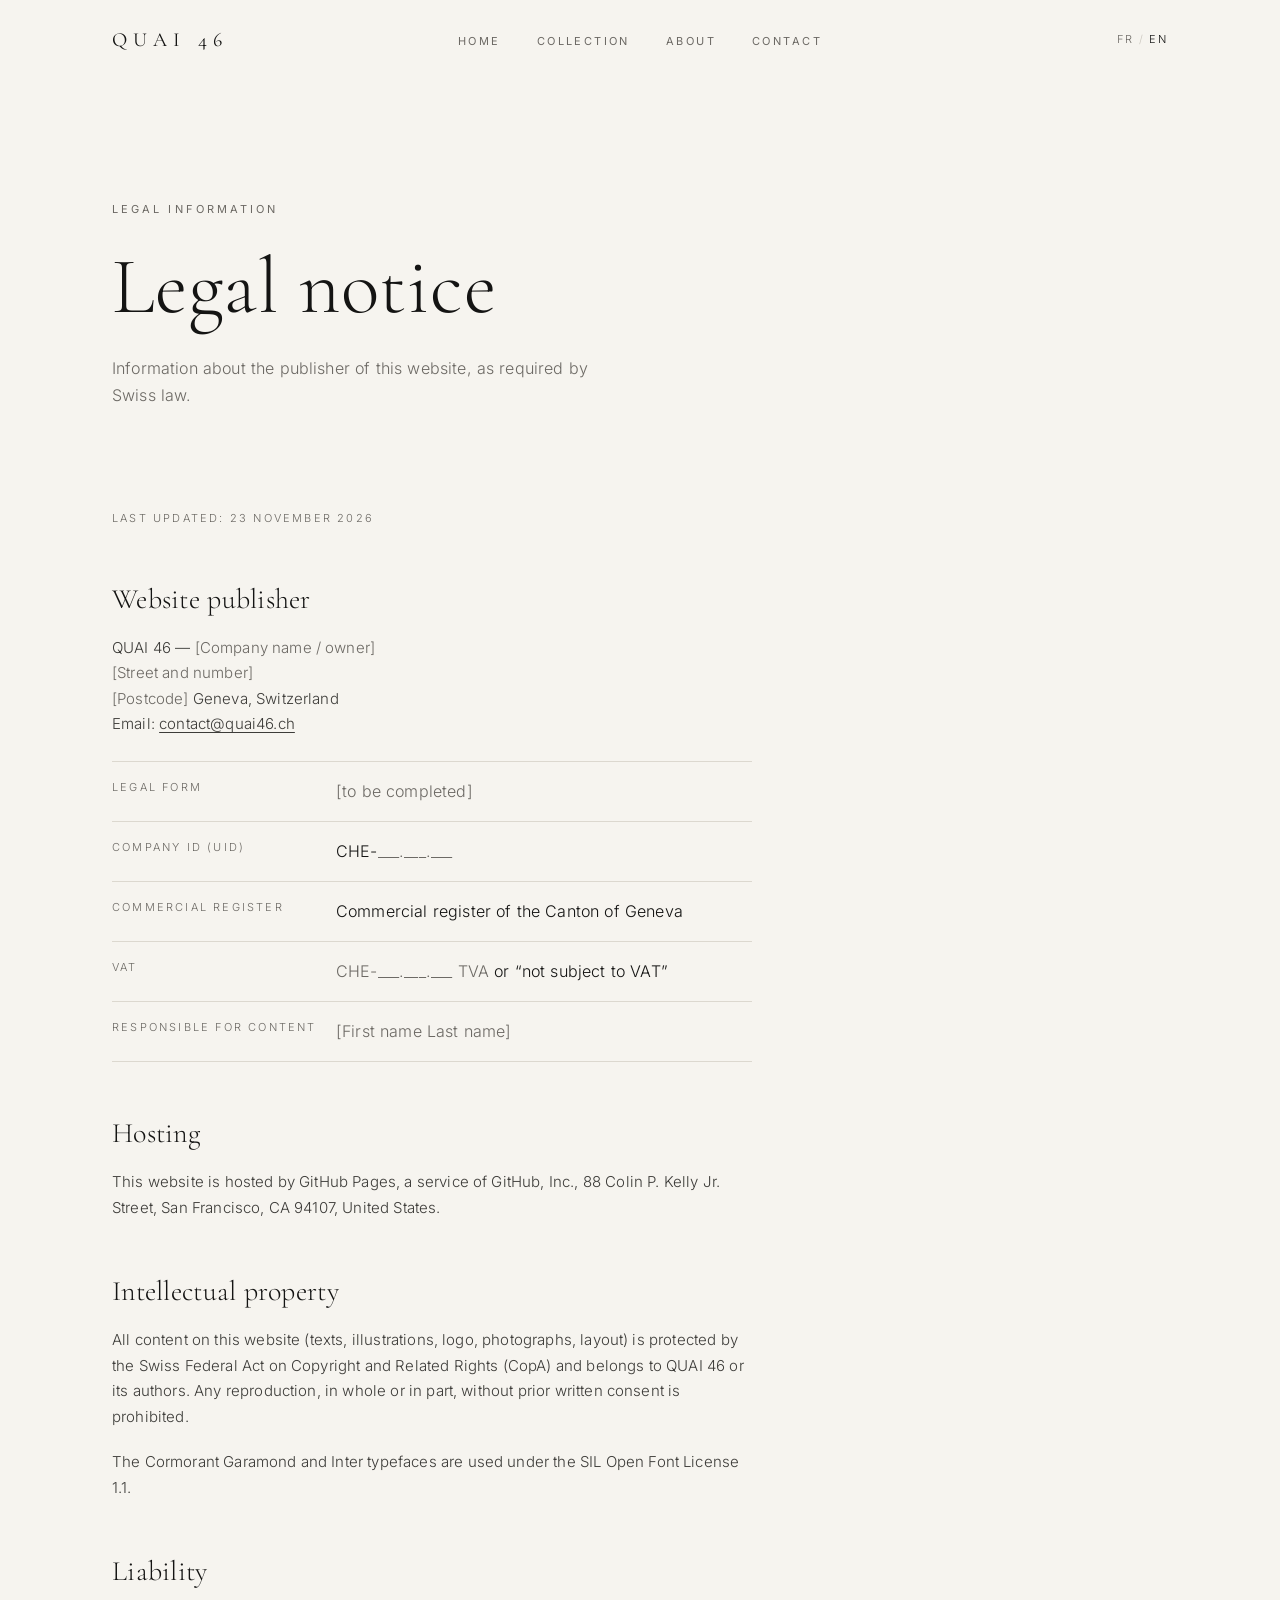
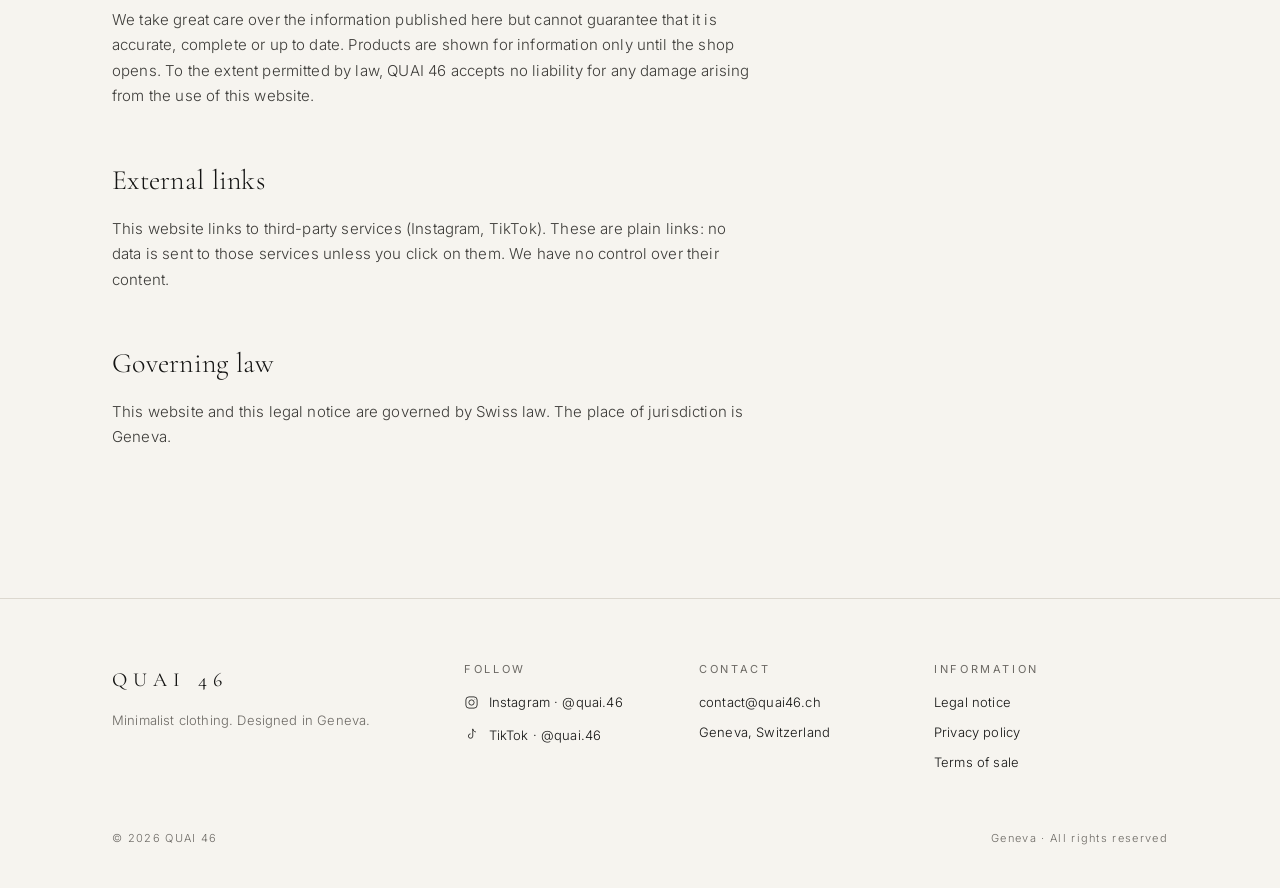
<file: en/legal-notice.html>
<!doctype html>
<html lang="en">
<head>
<meta charset="utf-8">
<meta name="viewport" content="width=device-width, initial-scale=1">
<title>Legal notice — QUAI 46</title>
<meta name="description" content="QUAI 46 legal notice: publisher, hosting, intellectual property.">
<meta name="theme-color" content="#f6f4ef">
<link rel="canonical" href="https://quai46.github.io/en/legal-notice.html">
<link rel="alternate" hreflang="fr" href="https://quai46.github.io/mentions-legales.html">
<link rel="alternate" hreflang="en" href="https://quai46.github.io/en/legal-notice.html">
<link rel="alternate" hreflang="x-default" href="https://quai46.github.io/mentions-legales.html">
<meta property="og:type" content="website">
<meta property="og:site_name" content="QUAI 46">
<meta property="og:locale" content="en_GB">
<meta property="og:locale:alternate" content="fr_CH">
<meta property="og:title" content="Legal notice — QUAI 46">
<meta property="og:description" content="QUAI 46 legal notice: publisher, hosting, intellectual property.">
<meta property="og:url" content="https://quai46.github.io/en/legal-notice.html">
<meta property="og:image" content="https://quai46.github.io/assets/og-image.png">
<meta property="og:image:width" content="1200">
<meta property="og:image:height" content="630">
<meta property="og:image:alt" content="QUAI 46 — Geneva. Minimalist clothing.">
<meta name="twitter:card" content="summary_large_image">
<meta name="twitter:title" content="Legal notice — QUAI 46">
<meta name="twitter:description" content="QUAI 46 legal notice: publisher, hosting, intellectual property.">
<meta name="twitter:image" content="https://quai46.github.io/assets/og-image.png">
<link rel="icon" href="/favicon.svg" type="image/svg+xml">
<link rel="icon" href="/favicon.ico" sizes="32x32">
<link rel="apple-touch-icon" href="/apple-touch-icon.png">
<link rel="preload" href="/assets/fonts/cormorant-garamond.woff2" as="font" type="font/woff2" crossorigin>
<link rel="preload" href="/assets/fonts/inter.woff2" as="font" type="font/woff2" crossorigin>
<link rel="stylesheet" href="/css/style.css">
<script src="/js/main.js" defer></script>
</head>
<body>
<a class="skip-link" href="#main">Skip to content</a>
<header class="site-header">
  <div class="container">
    <a class="logo" href="/en/" aria-label="QUAI 46 — Home">QUAI 46</a>
    <nav class="site-nav" id="site-nav" aria-label="Main navigation">
      <ul>
        <li><a href="/en/">Home</a></li>
        <li><a href="/en/collection.html">Collection</a></li>
        <li><a href="/en/about.html">About</a></li>
        <li><a href="/en/contact.html">Contact</a></li>
      </ul>
    </nav>
    <div class="header-actions">
      <a class="lang-toggle" href="/mentions-legales.html" hreflang="fr"><span>FR</span><span class="sep" aria-hidden="true">/</span><span aria-current="true">EN</span><span class="visually-hidden" lang="fr"> — Lire cette page en français</span></a>
      <button class="menu-toggle" type="button" aria-controls="site-nav" aria-expanded="false" aria-label="Menu"><span></span><span></span></button>
    </div>
  </div>
</header>

<main id="main">

<section class="page-head">
  <div class="container">
    <p class="eyebrow">Legal information</p>
    <h1>Legal notice</h1>
    <p>Information about the publisher of this website, as required by Swiss law.</p>
  </div>
</section>

<section class="section section--tight">
  <div class="container">
    <article class="legal">
      <p class="legal-date">Last updated: 23 November 2026</p>
      <h2>Website publisher</h2>
      <p>QUAI 46 — <span class="todo-field">[Company name / owner]</span><!-- TODO: raison sociale ou nom et prénom du titulaire, et forme juridique (entreprise individuelle, Sàrl, SA…) --><br>
      <span class="todo-field">[Street and number]</span><!-- TODO: adresse postale complète --><br>
      <span class="todo-field">[Postcode]</span> Geneva, Switzerland<br>
      Email: <a href="mailto:contact@quai46.ch">contact@quai46.ch</a></p>
      <dl class="legal-list">
        <dt>Legal form</dt><dd><span class="todo-field">[to be completed]</span><!-- TODO: forme juridique --></dd>
        <dt>Company ID (UID)</dt><dd>CHE-<span class="todo-field">___.___.___</span><!-- TODO: numéro IDE (www.uid.admin.ch) --></dd>
        <dt>Commercial register</dt><dd>Commercial register of the Canton of Geneva<!-- TODO: confirmer l'inscription au registre du commerce, ou supprimer cette ligne --></dd>
        <dt>VAT</dt><dd><span class="todo-field">CHE-___.___.___ TVA</span> or “not subject to VAT”<!-- TODO: numéro TVA si assujetti (chiffre d'affaires > CHF 100 000), sinon indiquer « non assujetti » --></dd>
        <dt>Responsible for content</dt><dd><span class="todo-field">[First name Last name]</span><!-- TODO: nom de la personne responsable du contenu --></dd>
      </dl>

      <h2>Hosting</h2>
      <p>This website is hosted by GitHub Pages, a service of GitHub, Inc., 88 Colin P. Kelly Jr. Street, San Francisco, CA 94107, United States.</p>

      <h2>Intellectual property</h2>
      <p>All content on this website (texts, illustrations, logo, photographs, layout) is protected by the Swiss Federal Act on Copyright and Related Rights (CopA) and belongs to QUAI 46 or its authors. Any reproduction, in whole or in part, without prior written consent is prohibited.</p><p>The Cormorant Garamond and Inter typefaces are used under the SIL Open Font License 1.1.</p>

      <h2>Liability</h2>
      <p>We take great care over the information published here but cannot guarantee that it is accurate, complete or up to date. Products are shown for information only until the shop opens. To the extent permitted by law, QUAI 46 accepts no liability for any damage arising from the use of this website.</p>

      <h2>External links</h2>
      <p>This website links to third-party services (Instagram, TikTok). These are plain links: no data is sent to those services unless you click on them. We have no control over their content.</p>

      <h2>Governing law</h2>
      <p>This website and this legal notice are governed by Swiss law. The place of jurisdiction is Geneva.</p>

    </article>
  </div>
</section>
</main>

<footer class="site-footer">
  <div class="container">
    <div class="footer-grid footer-grid--4">
      <div class="footer-brand">
        <a class="logo" href="/en/">QUAI 46</a>
        <p>Minimalist clothing. Designed in Geneva.</p>
      </div>
      <div class="footer-col">
        <h2>Follow</h2>
        <ul class="social">
          <li><a href="https://www.instagram.com/quai.46/" target="_blank" rel="noopener"><svg viewBox="0 0 24 24" fill="none" stroke="currentColor" stroke-width="1.3" aria-hidden="true" focusable="false"><rect x="3" y="3" width="18" height="18" rx="5"/><circle cx="12" cy="12" r="4.2"/><circle cx="17.4" cy="6.6" r=".6" fill="currentColor" stroke="none"/></svg><span>Instagram · @quai.46</span></a></li>
          <li><a href="https://www.tiktok.com/@quai.46" target="_blank" rel="noopener"><svg viewBox="0 0 24 24" fill="none" stroke="currentColor" stroke-width="1.3" stroke-linejoin="round" aria-hidden="true" focusable="false"><path d="M14 3v11.5a3.5 3.5 0 1 1-3.5-3.5"/><path d="M14 3c.4 2.6 2.3 4.6 5 4.9"/></svg><span>TikTok · @quai.46</span></a></li>
        </ul>
      </div>
      <div class="footer-col">
        <h2>Contact</h2>
        <ul>
          <li><a href="mailto:contact@quai46.ch">contact@quai46.ch</a><!-- TODO: remplacer par l'adresse email définitive --></li>
          <li>Geneva, Switzerland</li>
        </ul>
      </div>
      <div class="footer-col">
        <h2>Information</h2>
        <ul>
          <li><a href="/en/legal-notice.html">Legal notice</a></li>
          <li><a href="/en/privacy.html">Privacy policy</a></li>
          <li><a href="/en/terms.html">Terms of sale</a></li>
        </ul>
      </div>
    </div>
    <div class="footer-bottom">
      <span>© <span data-year>2026</span> QUAI 46</span>
      <span>Geneva · All rights reserved</span>
    </div>
  </div>
</footer>
</body>
</html>
</file>
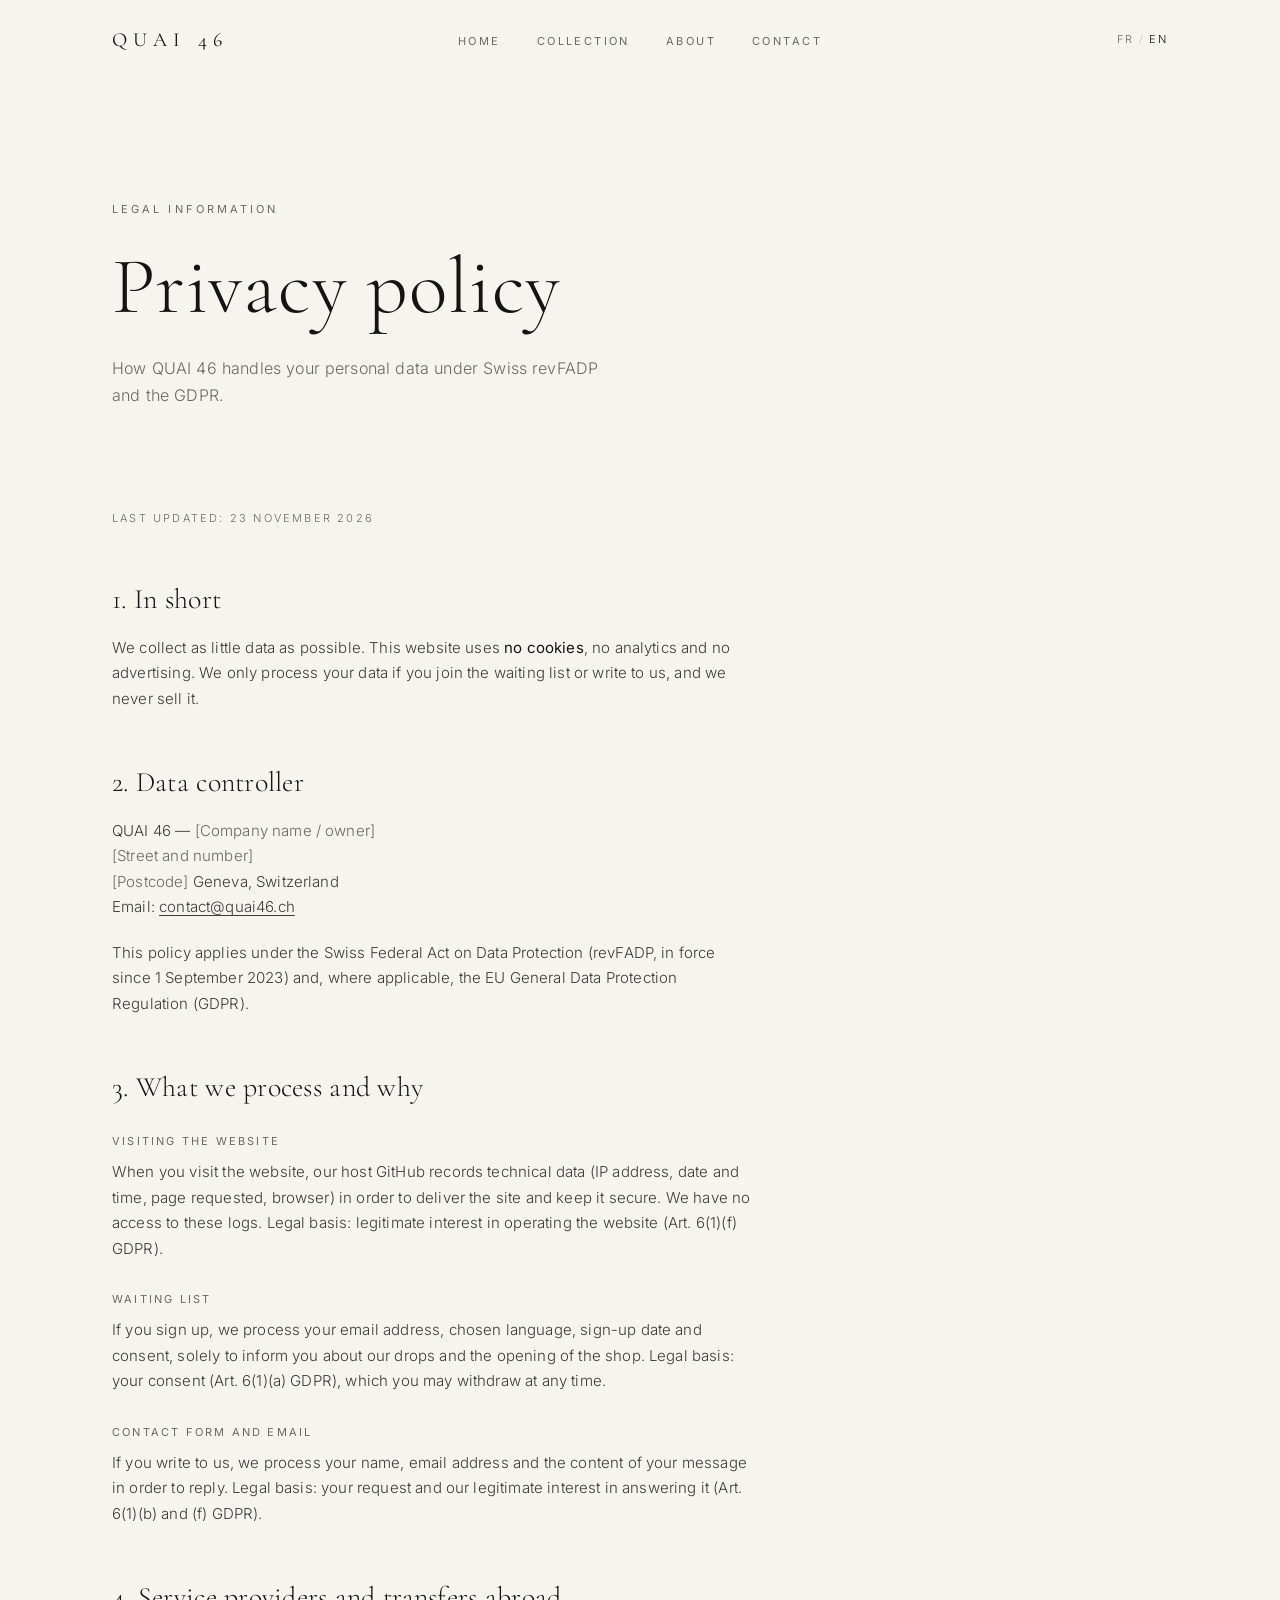
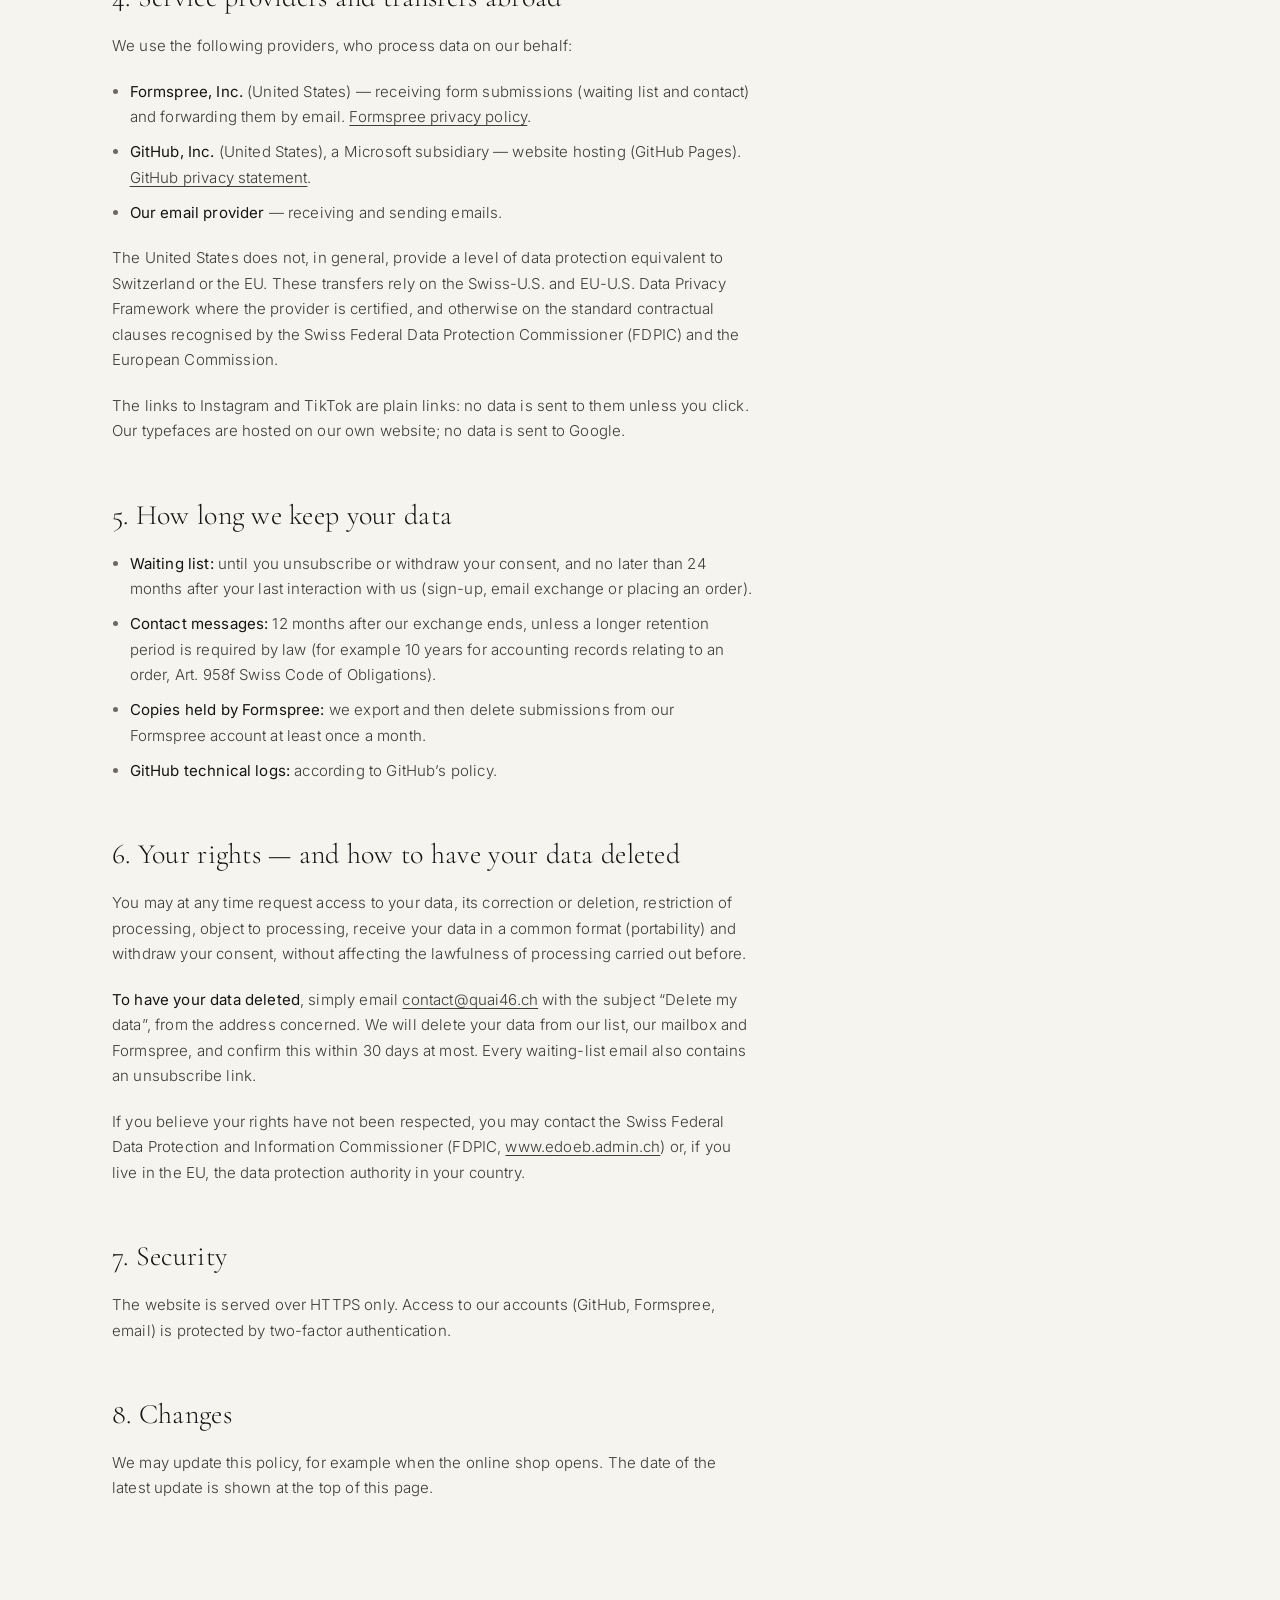
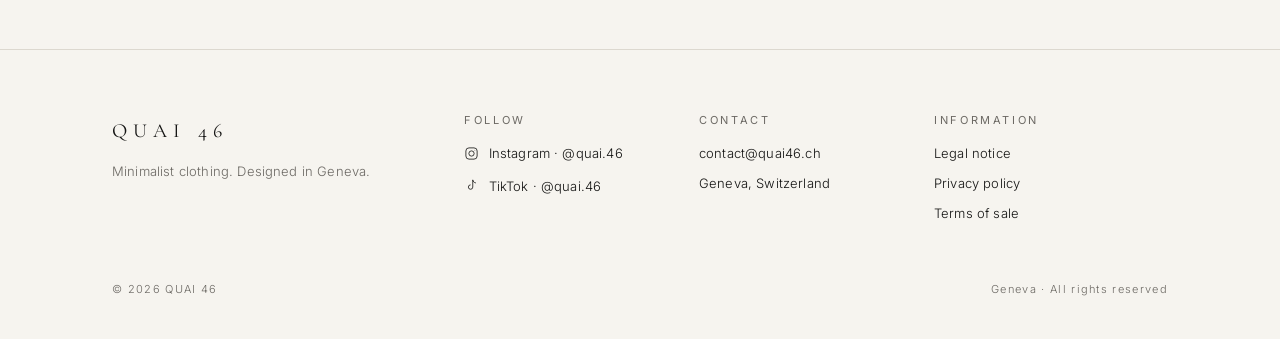
<file: en/privacy.html>
<!doctype html>
<html lang="en">
<head>
<meta charset="utf-8">
<meta name="viewport" content="width=device-width, initial-scale=1">
<title>Privacy policy — QUAI 46</title>
<meta name="description" content="QUAI 46 privacy policy (revFADP and GDPR): data collected, Formspree, GitHub Pages, retention, deletion.">
<meta name="theme-color" content="#f6f4ef">
<link rel="canonical" href="https://quai46.github.io/en/privacy.html">
<link rel="alternate" hreflang="fr" href="https://quai46.github.io/confidentialite.html">
<link rel="alternate" hreflang="en" href="https://quai46.github.io/en/privacy.html">
<link rel="alternate" hreflang="x-default" href="https://quai46.github.io/confidentialite.html">
<meta property="og:type" content="website">
<meta property="og:site_name" content="QUAI 46">
<meta property="og:locale" content="en_GB">
<meta property="og:locale:alternate" content="fr_CH">
<meta property="og:title" content="Privacy policy — QUAI 46">
<meta property="og:description" content="QUAI 46 privacy policy (revFADP and GDPR): data collected, Formspree, GitHub Pages, retention, deletion.">
<meta property="og:url" content="https://quai46.github.io/en/privacy.html">
<meta property="og:image" content="https://quai46.github.io/assets/og-image.png">
<meta property="og:image:width" content="1200">
<meta property="og:image:height" content="630">
<meta property="og:image:alt" content="QUAI 46 — Geneva. Minimalist clothing.">
<meta name="twitter:card" content="summary_large_image">
<meta name="twitter:title" content="Privacy policy — QUAI 46">
<meta name="twitter:description" content="QUAI 46 privacy policy (revFADP and GDPR): data collected, Formspree, GitHub Pages, retention, deletion.">
<meta name="twitter:image" content="https://quai46.github.io/assets/og-image.png">
<link rel="icon" href="/favicon.svg" type="image/svg+xml">
<link rel="icon" href="/favicon.ico" sizes="32x32">
<link rel="apple-touch-icon" href="/apple-touch-icon.png">
<link rel="preload" href="/assets/fonts/cormorant-garamond.woff2" as="font" type="font/woff2" crossorigin>
<link rel="preload" href="/assets/fonts/inter.woff2" as="font" type="font/woff2" crossorigin>
<link rel="stylesheet" href="/css/style.css">
<script src="/js/main.js" defer></script>
</head>
<body>
<a class="skip-link" href="#main">Skip to content</a>
<header class="site-header">
  <div class="container">
    <a class="logo" href="/en/" aria-label="QUAI 46 — Home">QUAI 46</a>
    <nav class="site-nav" id="site-nav" aria-label="Main navigation">
      <ul>
        <li><a href="/en/">Home</a></li>
        <li><a href="/en/collection.html">Collection</a></li>
        <li><a href="/en/about.html">About</a></li>
        <li><a href="/en/contact.html">Contact</a></li>
      </ul>
    </nav>
    <div class="header-actions">
      <a class="lang-toggle" href="/confidentialite.html" hreflang="fr"><span>FR</span><span class="sep" aria-hidden="true">/</span><span aria-current="true">EN</span><span class="visually-hidden" lang="fr"> — Lire cette page en français</span></a>
      <button class="menu-toggle" type="button" aria-controls="site-nav" aria-expanded="false" aria-label="Menu"><span></span><span></span></button>
    </div>
  </div>
</header>

<main id="main">

<section class="page-head">
  <div class="container">
    <p class="eyebrow">Legal information</p>
    <h1>Privacy policy</h1>
    <p>How QUAI 46 handles your personal data under Swiss revFADP and the GDPR.</p>
  </div>
</section>

<section class="section section--tight">
  <div class="container">
    <article class="legal">
      <p class="legal-date">Last updated: 23 November 2026</p>
      <h2>1. In short</h2>
      <p>We collect as little data as possible. This website uses <strong>no cookies</strong>, no analytics and no advertising. We only process your data if you join the waiting list or write to us, and we never sell it.</p>

      <h2>2. Data controller</h2>
      <p>QUAI 46 — <span class="todo-field">[Company name / owner]</span><!-- TODO: raison sociale ou nom et prénom du titulaire, et forme juridique (entreprise individuelle, Sàrl, SA…) --><br>
      <span class="todo-field">[Street and number]</span><!-- TODO: adresse postale complète --><br>
      <span class="todo-field">[Postcode]</span> Geneva, Switzerland<br>
      Email: <a href="mailto:contact@quai46.ch">contact@quai46.ch</a></p><p>This policy applies under the Swiss Federal Act on Data Protection (revFADP, in force since 1 September 2023) and, where applicable, the EU General Data Protection Regulation (GDPR).</p><!-- TODO: vérifier avec un juriste si un représentant dans l'UE (art. 27 RGPD) doit être désigné -->

      <h2>3. What we process and why</h2>
      <h3>Visiting the website</h3>
      <p>When you visit the website, our host GitHub records technical data (IP address, date and time, page requested, browser) in order to deliver the site and keep it secure. We have no access to these logs. Legal basis: legitimate interest in operating the website (Art. 6(1)(f) GDPR).</p>
      <h3>Waiting list</h3>
      <p>If you sign up, we process your email address, chosen language, sign-up date and consent, solely to inform you about our drops and the opening of the shop. Legal basis: your consent (Art. 6(1)(a) GDPR), which you may withdraw at any time.</p>
      <h3>Contact form and email</h3>
      <p>If you write to us, we process your name, email address and the content of your message in order to reply. Legal basis: your request and our legitimate interest in answering it (Art. 6(1)(b) and (f) GDPR).</p>

      <h2>4. Service providers and transfers abroad</h2>
      <p>We use the following providers, who process data on our behalf:</p>
      <ul>
        <li><strong>Formspree, Inc.</strong> (United States) — receiving form submissions (waiting list and contact) and forwarding them by email. <a href="https://formspree.io/legal/privacy-policy/" target="_blank" rel="noopener">Formspree privacy policy</a>.</li>
        <li><strong>GitHub, Inc.</strong> (United States), a Microsoft subsidiary — website hosting (GitHub Pages). <a href="https://docs.github.com/en/site-policy/privacy-policies/github-general-privacy-statement" target="_blank" rel="noopener">GitHub privacy statement</a>.</li>
        <li><strong>Our email provider</strong> — receiving and sending emails.<!-- TODO: name the email provider and its country --></li>
      </ul>
      <p>The United States does not, in general, provide a level of data protection equivalent to Switzerland or the EU. These transfers rely on the Swiss-U.S. and EU-U.S. Data Privacy Framework where the provider is certified, and otherwise on the standard contractual clauses recognised by the Swiss Federal Data Protection Commissioner (FDPIC) and the European Commission.</p><!-- TODO: check the Data Privacy Framework certification of Formspree and GitHub on www.dataprivacyframework.gov -->
      <p>The links to Instagram and TikTok are plain links: no data is sent to them unless you click. Our typefaces are hosted on our own website; no data is sent to Google.</p>

      <h2>5. How long we keep your data</h2>
      <ul>
        <li><strong>Waiting list:</strong> until you unsubscribe or withdraw your consent, and no later than 24 months after your last interaction with us (sign-up, email exchange or placing an order).</li>
        <li><strong>Contact messages:</strong> 12 months after our exchange ends, unless a longer retention period is required by law (for example 10 years for accounting records relating to an order, Art. 958f Swiss Code of Obligations).</li>
        <li><strong>Copies held by Formspree:</strong> we export and then delete submissions from our Formspree account at least once a month.<!-- TODO: confirm this deletion routine --></li>
        <li><strong>GitHub technical logs:</strong> according to GitHub’s policy.</li>
      </ul>

      <h2>6. Your rights — and how to have your data deleted</h2>
      <p>You may at any time request access to your data, its correction or deletion, restriction of processing, object to processing, receive your data in a common format (portability) and withdraw your consent, without affecting the lawfulness of processing carried out before.</p>
      <p><strong>To have your data deleted</strong>, simply email <a href="mailto:contact@quai46.ch?subject=Delete%20my%20data">contact@quai46.ch</a> with the subject “Delete my data”, from the address concerned. We will delete your data from our list, our mailbox and Formspree, and confirm this within 30 days at most. Every waiting-list email also contains an unsubscribe link.</p>
      <p>If you believe your rights have not been respected, you may contact the Swiss Federal Data Protection and Information Commissioner (FDPIC, <a href="https://www.edoeb.admin.ch" target="_blank" rel="noopener">www.edoeb.admin.ch</a>) or, if you live in the EU, the data protection authority in your country.</p>

      <h2>7. Security</h2>
      <p>The website is served over HTTPS only. Access to our accounts (GitHub, Formspree, email) is protected by two-factor authentication.</p><!-- TODO: enable two-factor authentication on these accounts -->

      <h2>8. Changes</h2>
      <p>We may update this policy, for example when the online shop opens. The date of the latest update is shown at the top of this page.</p>

    </article>
  </div>
</section>
</main>

<footer class="site-footer">
  <div class="container">
    <div class="footer-grid footer-grid--4">
      <div class="footer-brand">
        <a class="logo" href="/en/">QUAI 46</a>
        <p>Minimalist clothing. Designed in Geneva.</p>
      </div>
      <div class="footer-col">
        <h2>Follow</h2>
        <ul class="social">
          <li><a href="https://www.instagram.com/quai.46/" target="_blank" rel="noopener"><svg viewBox="0 0 24 24" fill="none" stroke="currentColor" stroke-width="1.3" aria-hidden="true" focusable="false"><rect x="3" y="3" width="18" height="18" rx="5"/><circle cx="12" cy="12" r="4.2"/><circle cx="17.4" cy="6.6" r=".6" fill="currentColor" stroke="none"/></svg><span>Instagram · @quai.46</span></a></li>
          <li><a href="https://www.tiktok.com/@quai.46" target="_blank" rel="noopener"><svg viewBox="0 0 24 24" fill="none" stroke="currentColor" stroke-width="1.3" stroke-linejoin="round" aria-hidden="true" focusable="false"><path d="M14 3v11.5a3.5 3.5 0 1 1-3.5-3.5"/><path d="M14 3c.4 2.6 2.3 4.6 5 4.9"/></svg><span>TikTok · @quai.46</span></a></li>
        </ul>
      </div>
      <div class="footer-col">
        <h2>Contact</h2>
        <ul>
          <li><a href="mailto:contact@quai46.ch">contact@quai46.ch</a><!-- TODO: remplacer par l'adresse email définitive --></li>
          <li>Geneva, Switzerland</li>
        </ul>
      </div>
      <div class="footer-col">
        <h2>Information</h2>
        <ul>
          <li><a href="/en/legal-notice.html">Legal notice</a></li>
          <li><a href="/en/privacy.html">Privacy policy</a></li>
          <li><a href="/en/terms.html">Terms of sale</a></li>
        </ul>
      </div>
    </div>
    <div class="footer-bottom">
      <span>© <span data-year>2026</span> QUAI 46</span>
      <span>Geneva · All rights reserved</span>
    </div>
  </div>
</footer>
</body>
</html>
</file>
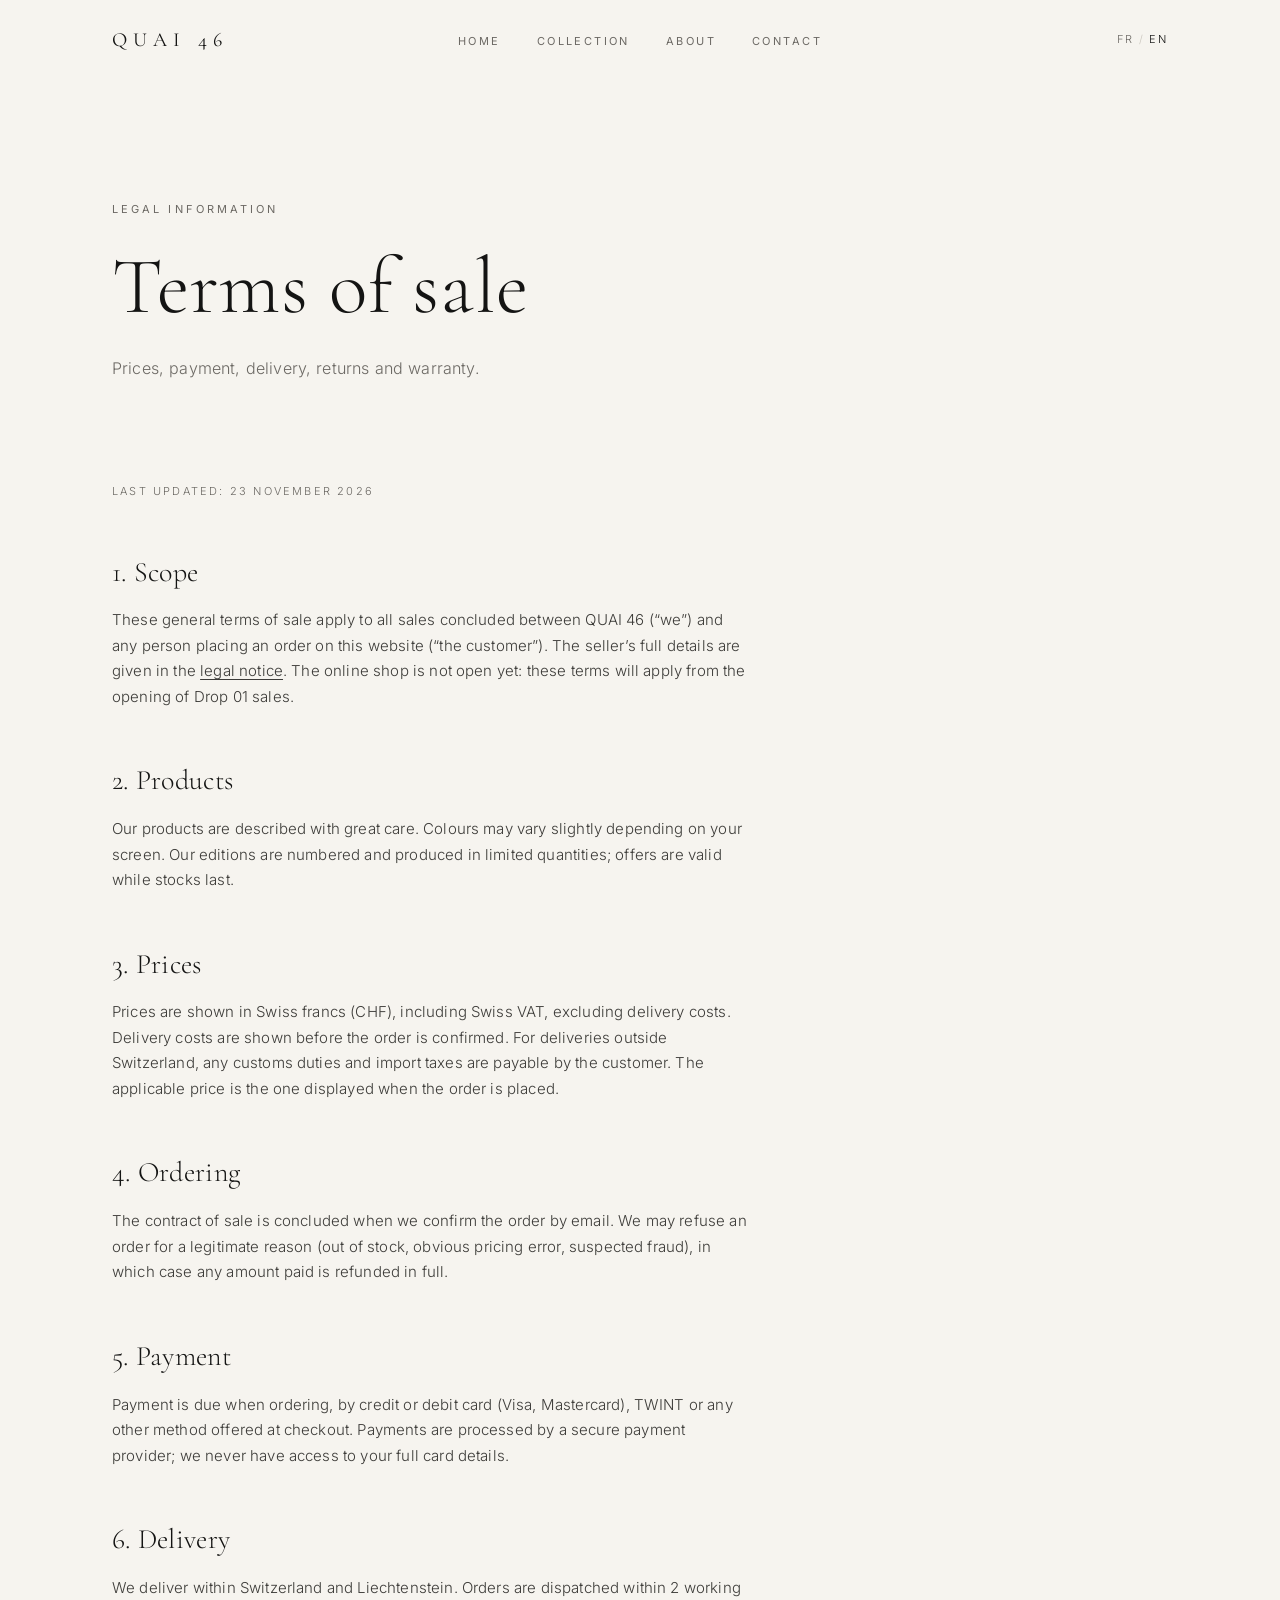
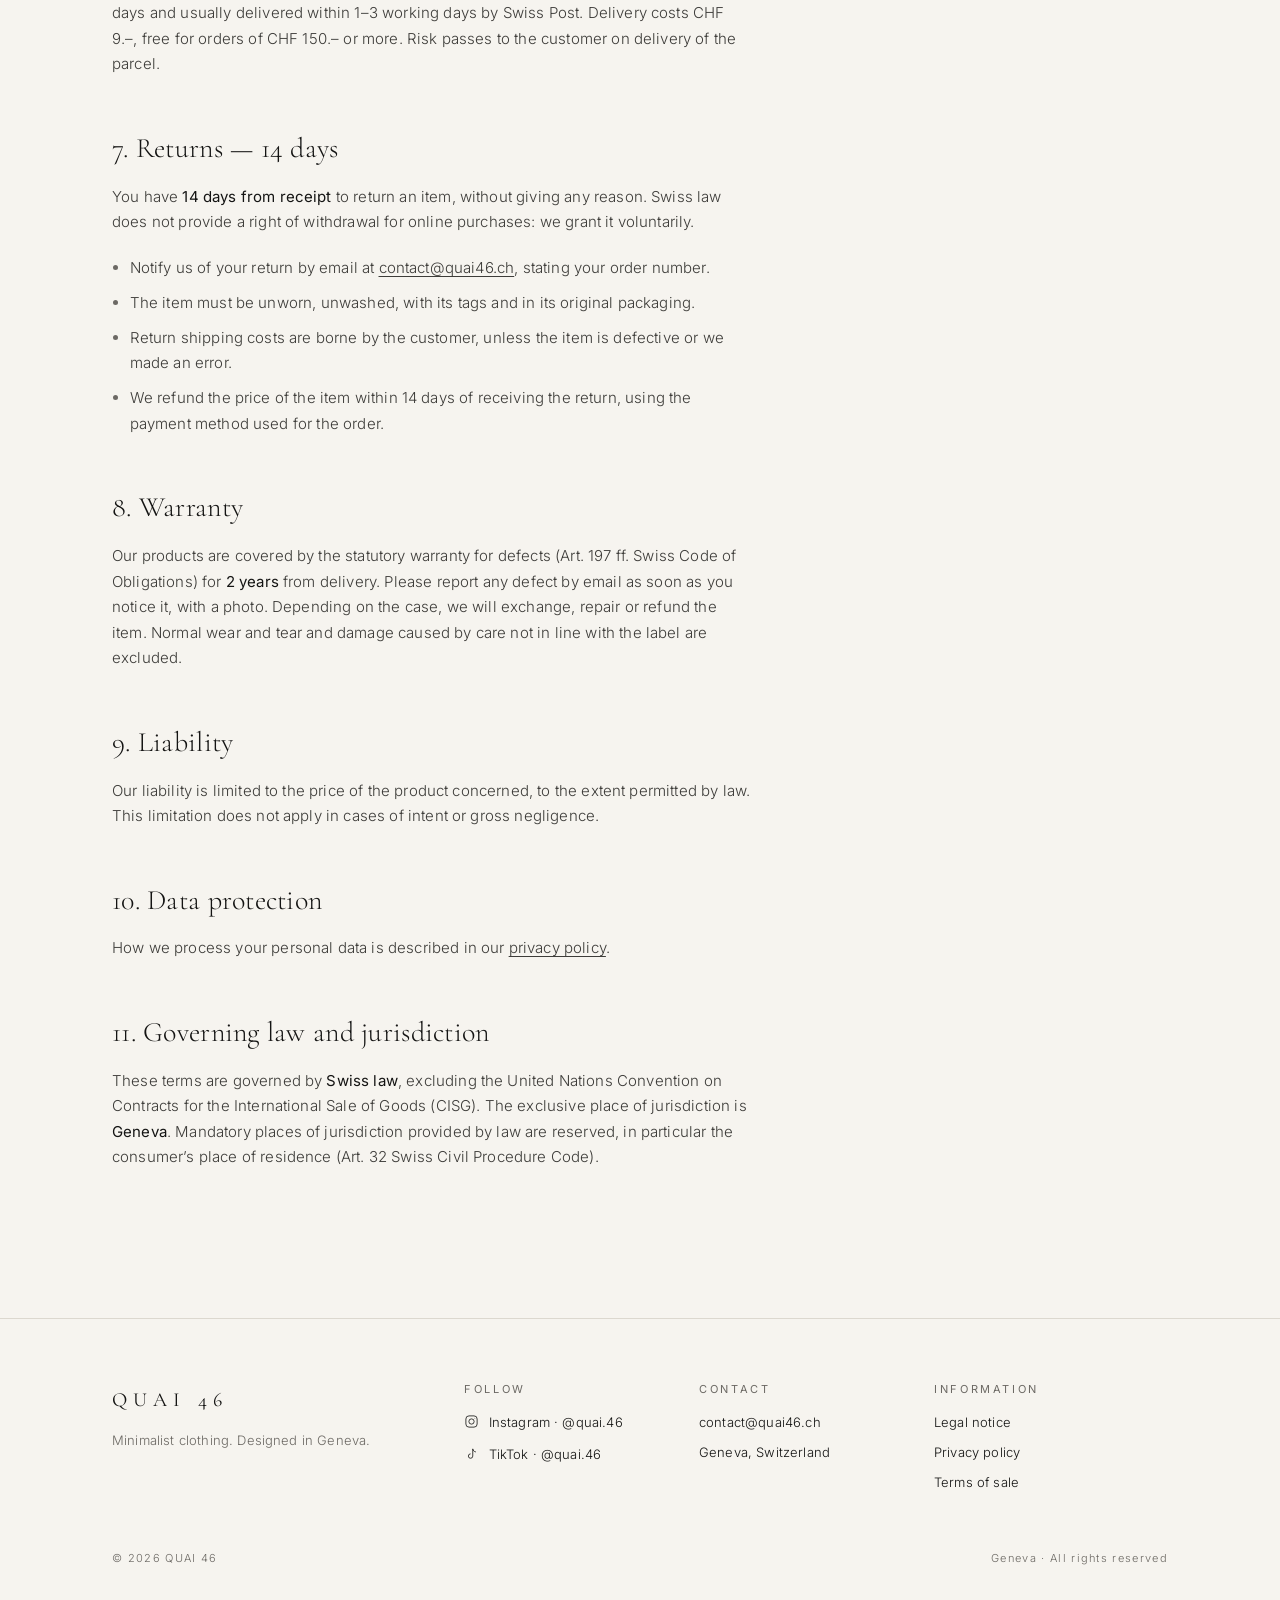
<file: en/terms.html>
<!doctype html>
<html lang="en">
<head>
<meta charset="utf-8">
<meta name="viewport" content="width=device-width, initial-scale=1">
<title>Terms of sale — QUAI 46</title>
<meta name="description" content="QUAI 46 terms of sale: prices in CHF, payment, delivery, 14-day returns, warranty, Swiss law.">
<meta name="theme-color" content="#f6f4ef">
<link rel="canonical" href="https://quai46.github.io/en/terms.html">
<link rel="alternate" hreflang="fr" href="https://quai46.github.io/cgv.html">
<link rel="alternate" hreflang="en" href="https://quai46.github.io/en/terms.html">
<link rel="alternate" hreflang="x-default" href="https://quai46.github.io/cgv.html">
<meta property="og:type" content="website">
<meta property="og:site_name" content="QUAI 46">
<meta property="og:locale" content="en_GB">
<meta property="og:locale:alternate" content="fr_CH">
<meta property="og:title" content="Terms of sale — QUAI 46">
<meta property="og:description" content="QUAI 46 terms of sale: prices in CHF, payment, delivery, 14-day returns, warranty, Swiss law.">
<meta property="og:url" content="https://quai46.github.io/en/terms.html">
<meta property="og:image" content="https://quai46.github.io/assets/og-image.png">
<meta property="og:image:width" content="1200">
<meta property="og:image:height" content="630">
<meta property="og:image:alt" content="QUAI 46 — Geneva. Minimalist clothing.">
<meta name="twitter:card" content="summary_large_image">
<meta name="twitter:title" content="Terms of sale — QUAI 46">
<meta name="twitter:description" content="QUAI 46 terms of sale: prices in CHF, payment, delivery, 14-day returns, warranty, Swiss law.">
<meta name="twitter:image" content="https://quai46.github.io/assets/og-image.png">
<link rel="icon" href="/favicon.svg" type="image/svg+xml">
<link rel="icon" href="/favicon.ico" sizes="32x32">
<link rel="apple-touch-icon" href="/apple-touch-icon.png">
<link rel="preload" href="/assets/fonts/cormorant-garamond.woff2" as="font" type="font/woff2" crossorigin>
<link rel="preload" href="/assets/fonts/inter.woff2" as="font" type="font/woff2" crossorigin>
<link rel="stylesheet" href="/css/style.css">
<script src="/js/main.js" defer></script>
</head>
<body>
<a class="skip-link" href="#main">Skip to content</a>
<header class="site-header">
  <div class="container">
    <a class="logo" href="/en/" aria-label="QUAI 46 — Home">QUAI 46</a>
    <nav class="site-nav" id="site-nav" aria-label="Main navigation">
      <ul>
        <li><a href="/en/">Home</a></li>
        <li><a href="/en/collection.html">Collection</a></li>
        <li><a href="/en/about.html">About</a></li>
        <li><a href="/en/contact.html">Contact</a></li>
      </ul>
    </nav>
    <div class="header-actions">
      <a class="lang-toggle" href="/cgv.html" hreflang="fr"><span>FR</span><span class="sep" aria-hidden="true">/</span><span aria-current="true">EN</span><span class="visually-hidden" lang="fr"> — Lire cette page en français</span></a>
      <button class="menu-toggle" type="button" aria-controls="site-nav" aria-expanded="false" aria-label="Menu"><span></span><span></span></button>
    </div>
  </div>
</header>

<main id="main">

<section class="page-head">
  <div class="container">
    <p class="eyebrow">Legal information</p>
    <h1>Terms of sale</h1>
    <p>Prices, payment, delivery, returns and warranty.</p>
  </div>
</section>

<section class="section section--tight">
  <div class="container">
    <article class="legal">
      <p class="legal-date">Last updated: 23 November 2026</p>
      <h2>1. Scope</h2>
      <p>These general terms of sale apply to all sales concluded between QUAI 46 (“we”) and any person placing an order on this website (“the customer”). The seller’s full details are given in the <a href="/en/legal-notice.html">legal notice</a>. The online shop is not open yet: these terms will apply from the opening of Drop 01 sales.</p>

      <h2>2. Products</h2>
      <p>Our products are described with great care. Colours may vary slightly depending on your screen. Our editions are numbered and produced in limited quantities; offers are valid while stocks last.</p>

      <h2>3. Prices</h2>
      <p>Prices are shown in Swiss francs (CHF), including Swiss VAT, excluding delivery costs. Delivery costs are shown before the order is confirmed. For deliveries outside Switzerland, any customs duties and import taxes are payable by the customer. The applicable price is the one displayed when the order is placed.</p><!-- TODO: state “VAT included” or “not subject to VAT” as applicable -->

      <h2>4. Ordering</h2>
      <p>The contract of sale is concluded when we confirm the order by email. We may refuse an order for a legitimate reason (out of stock, obvious pricing error, suspected fraud), in which case any amount paid is refunded in full.</p>

      <h2>5. Payment</h2>
      <p>Payment is due when ordering, by credit or debit card (Visa, Mastercard), TWINT or any other method offered at checkout. Payments are processed by a secure payment provider; we never have access to your full card details.</p><!-- TODO: confirm payment methods and provider -->

      <h2>6. Delivery</h2>
      <p>We deliver within Switzerland and Liechtenstein. Orders are dispatched within 2 working days and usually delivered within 1–3 working days by Swiss Post. Delivery costs CHF 9.–, free for orders of CHF 150.– or more. Risk passes to the customer on delivery of the parcel.</p><!-- TODO: confirm countries, carrier, lead times and delivery costs -->

      <h2>7. Returns — 14 days</h2>
      <p>You have <strong>14 days from receipt</strong> to return an item, without giving any reason. Swiss law does not provide a right of withdrawal for online purchases: we grant it voluntarily.</p>
      <ul>
        <li>Notify us of your return by email at <a href="mailto:contact@quai46.ch">contact@quai46.ch</a>, stating your order number.</li>
        <li>The item must be unworn, unwashed, with its tags and in its original packaging.</li>
        <li>Return shipping costs are borne by the customer, unless the item is defective or we made an error.</li>
        <li>We refund the price of the item within 14 days of receiving the return, using the payment method used for the order.</li>
      </ul><!-- TODO: confirm who pays return shipping -->

      <h2>8. Warranty</h2>
      <p>Our products are covered by the statutory warranty for defects (Art. 197 ff. Swiss Code of Obligations) for <strong>2 years</strong> from delivery. Please report any defect by email as soon as you notice it, with a photo. Depending on the case, we will exchange, repair or refund the item. Normal wear and tear and damage caused by care not in line with the label are excluded.</p>

      <h2>9. Liability</h2>
      <p>Our liability is limited to the price of the product concerned, to the extent permitted by law. This limitation does not apply in cases of intent or gross negligence.</p>

      <h2>10. Data protection</h2>
      <p>How we process your personal data is described in our <a href="/en/privacy.html">privacy policy</a>.</p>

      <h2>11. Governing law and jurisdiction</h2>
      <p>These terms are governed by <strong>Swiss law</strong>, excluding the United Nations Convention on Contracts for the International Sale of Goods (CISG). The exclusive place of jurisdiction is <strong>Geneva</strong>. Mandatory places of jurisdiction provided by law are reserved, in particular the consumer’s place of residence (Art. 32 Swiss Civil Procedure Code).</p>

    </article>
  </div>
</section>
</main>

<footer class="site-footer">
  <div class="container">
    <div class="footer-grid footer-grid--4">
      <div class="footer-brand">
        <a class="logo" href="/en/">QUAI 46</a>
        <p>Minimalist clothing. Designed in Geneva.</p>
      </div>
      <div class="footer-col">
        <h2>Follow</h2>
        <ul class="social">
          <li><a href="https://www.instagram.com/quai.46/" target="_blank" rel="noopener"><svg viewBox="0 0 24 24" fill="none" stroke="currentColor" stroke-width="1.3" aria-hidden="true" focusable="false"><rect x="3" y="3" width="18" height="18" rx="5"/><circle cx="12" cy="12" r="4.2"/><circle cx="17.4" cy="6.6" r=".6" fill="currentColor" stroke="none"/></svg><span>Instagram · @quai.46</span></a></li>
          <li><a href="https://www.tiktok.com/@quai.46" target="_blank" rel="noopener"><svg viewBox="0 0 24 24" fill="none" stroke="currentColor" stroke-width="1.3" stroke-linejoin="round" aria-hidden="true" focusable="false"><path d="M14 3v11.5a3.5 3.5 0 1 1-3.5-3.5"/><path d="M14 3c.4 2.6 2.3 4.6 5 4.9"/></svg><span>TikTok · @quai.46</span></a></li>
        </ul>
      </div>
      <div class="footer-col">
        <h2>Contact</h2>
        <ul>
          <li><a href="mailto:contact@quai46.ch">contact@quai46.ch</a><!-- TODO: remplacer par l'adresse email définitive --></li>
          <li>Geneva, Switzerland</li>
        </ul>
      </div>
      <div class="footer-col">
        <h2>Information</h2>
        <ul>
          <li><a href="/en/legal-notice.html">Legal notice</a></li>
          <li><a href="/en/privacy.html">Privacy policy</a></li>
          <li><a href="/en/terms.html">Terms of sale</a></li>
        </ul>
      </div>
    </div>
    <div class="footer-bottom">
      <span>© <span data-year>2026</span> QUAI 46</span>
      <span>Geneva · All rights reserved</span>
    </div>
  </div>
</footer>
</body>
</html>
</file>
<file: css/style.css>
/* ==========================================================================
   QUAI 46 — Genève
   Mobile first · blanc cassé, noir, gris pierre
   ========================================================================== */

/* Polices auto-hébergées (SIL Open Font License 1.1 — voir /assets/fonts/) */
@font-face {
  font-family: "Cormorant Garamond";
  font-style: normal;
  font-weight: 300 400;
  font-display: swap;
  src: url("/assets/fonts/cormorant-garamond.woff2") format("woff2");
}
@font-face {
  font-family: "Cormorant Garamond";
  font-style: italic;
  font-weight: 300;
  font-display: swap;
  src: url("/assets/fonts/cormorant-garamond-italic.woff2") format("woff2");
}
@font-face {
  font-family: "Inter";
  font-style: normal;
  font-weight: 300 400;
  font-display: swap;
  src: url("/assets/fonts/inter.woff2") format("woff2");
}

:root {
  --ivory: #f6f4ef;
  --ivory-deep: #ece9e2;
  --ink: #141413;
  --stone: #6c6964;  /* gris pierre (contraste AA 4.97:1 ; ancienne valeur #8a8780 = 3.26:1) */
  --stone-light: #c9c5bc;
  --line: #dcd8cf;
  --error: #8c3a2b;

  --serif: "Cormorant Garamond", "Cormorant", Garamond, "Times New Roman", serif;
  --sans: "Inter", -apple-system, BlinkMacSystemFont, "Helvetica Neue", Arial, sans-serif;

  --gutter: 1.25rem;
  --max: 72rem;
  --header-h: 4.25rem;
  --ease: cubic-bezier(.2, .7, .2, 1);
}

*,
*::before,
*::after { box-sizing: border-box; }

html { -webkit-text-size-adjust: 100%; scroll-behavior: smooth; }

body {
  margin: 0;
  background: var(--ivory);
  color: var(--ink);
  font-family: var(--sans);
  font-size: 0.9375rem;
  font-weight: 300;
  line-height: 1.7;
  letter-spacing: 0.01em;
  -webkit-font-smoothing: antialiased;
  text-rendering: optimizeLegibility;
}

img { display: block; max-width: 100%; height: auto; }
figure { margin: 0; }
a { color: inherit; text-decoration: none; }
button, input, textarea { font: inherit; color: inherit; }

::selection { background: var(--ink); color: var(--ivory); }

:focus-visible { outline: 1px solid var(--ink); outline-offset: 4px; }

.visually-hidden {
  position: absolute !important;
  width: 1px; height: 1px;
  overflow: hidden; clip: rect(0 0 0 0);
  white-space: nowrap;
}

.skip-link {
  position: absolute; left: var(--gutter); top: -3rem;
  background: var(--ink); color: var(--ivory);
  padding: .5rem 1rem; font-size: .75rem; z-index: 100;
}
.skip-link:focus { top: 1rem; }

/* ---------- Typography ---------- */

h1, h2, h3, .serif {
  font-family: var(--serif);
  font-weight: 300;
  line-height: 1.1;
  letter-spacing: 0.01em;
  margin: 0;
}

.eyebrow {
  font-family: var(--sans);
  font-size: 0.6875rem;
  font-weight: 400;
  letter-spacing: 0.28em;
  text-transform: uppercase;
  color: var(--stone);
  margin: 0 0 1.5rem;
}

.lead {
  font-family: var(--serif);
  font-size: 1.375rem;
  font-weight: 300;
  font-style: italic;
  line-height: 1.45;
  color: var(--ink);
}

p { margin: 0 0 1.25rem; }

/* ---------- Layout ---------- */

.container {
  width: 100%;
  max-width: var(--max);
  margin: 0 auto;
  padding: 0 var(--gutter);
}

.section { padding: 5rem 0; }

/* Utilitaires */
.section--flush { padding-top: 0; }
.section--tight { padding-top: 1rem; }
.h-display { font-size: clamp(2.25rem, 8vw, 3.5rem); margin-bottom: 1.5rem; }
.muted { color: var(--stone); }
.measure { max-width: 24rem; margin-bottom: 2.5rem; }
.flush { margin-top: 0 !important; }
.btn-row { display: flex; flex-wrap: wrap; gap: 1rem; margin-top: 2.5rem; }

.rule {
  border: 0;
  border-top: 1px solid var(--line);
  margin: 0;
}

/* ---------- Header ---------- */

.site-header {
  position: fixed;
  inset: 0 0 auto 0;
  z-index: 50;
  height: var(--header-h);
  background: rgba(246, 244, 239, 0.86);
  -webkit-backdrop-filter: saturate(1.2) blur(10px);
  backdrop-filter: saturate(1.2) blur(10px);
  border-bottom: 1px solid transparent;
  transition: border-color .4s var(--ease);
}
.site-header.is-scrolled { border-bottom-color: var(--line); }

.site-header .container {
  height: 100%;
  display: flex;
  align-items: center;
  justify-content: space-between;
  gap: 1rem;
}

.logo {
  font-family: var(--serif);
  font-size: 1.25rem;
  font-weight: 400;
  letter-spacing: 0.32em;
  white-space: nowrap;
}

.header-actions { display: flex; align-items: center; gap: 1.25rem; }

.lang-toggle {
  background: none;
  border: 0;
  padding: .25rem 0;
  cursor: pointer;
  font-size: 0.6875rem;
  letter-spacing: 0.2em;
  color: var(--stone);
}
.lang-toggle span { transition: color .3s; }
.lang-toggle span[aria-current="true"] { color: var(--ink); }
.lang-toggle:hover span { color: var(--ink); }
.lang-toggle .sep { margin: 0 .35em; color: var(--stone-light); }

.menu-toggle {
  width: 2rem; height: 2rem;
  background: none; border: 0; padding: 0;
  cursor: pointer;
  position: relative;
}
.menu-toggle span {
  position: absolute; left: 4px; right: 4px;
  height: 1px; background: var(--ink);
  transition: transform .4s var(--ease), top .4s var(--ease);
}
.menu-toggle span:nth-child(1) { top: 12px; }
.menu-toggle span:nth-child(2) { top: 19px; }
.menu-open .menu-toggle span:nth-child(1) { top: 16px; transform: rotate(45deg); }
.menu-open .menu-toggle span:nth-child(2) { top: 16px; transform: rotate(-45deg); }

.site-nav {
  position: fixed;
  inset: var(--header-h) 0 0 0;
  background: var(--ivory);
  display: flex;
  flex-direction: column;
  justify-content: center;
  padding: 0 var(--gutter) 20vh;
  opacity: 0;
  visibility: hidden;
  transition: opacity .4s var(--ease), visibility .4s;
}
.menu-open .site-nav { opacity: 1; visibility: visible; }

.site-nav ul { list-style: none; margin: 0; padding: 0; }
.site-nav li + li { margin-top: 1.25rem; }
.site-nav a {
  font-family: var(--serif);
  font-size: 2.25rem;
  font-weight: 300;
  color: var(--stone);
  transition: color .3s;
}
.site-nav a:hover,
.site-nav a[aria-current="page"] { color: var(--ink); }

/* ---------- Buttons & forms ---------- */

.btn {
  display: inline-flex;
  align-items: center;
  justify-content: center;
  min-height: 3rem;
  padding: 0 1.75rem;
  border: 1px solid var(--ink);
  background: var(--ink);
  color: var(--ivory);
  font-size: 0.6875rem;
  font-weight: 400;
  letter-spacing: 0.24em;
  text-transform: uppercase;
  cursor: pointer;
  transition: background .3s, color .3s;
  white-space: nowrap;
}
.btn:hover { background: transparent; color: var(--ink); }

.btn--ghost { background: transparent; color: var(--ink); }
.btn--ghost:hover { background: var(--ink); color: var(--ivory); }

.btn[disabled],
.btn--disabled {
  background: transparent;
  color: var(--stone);
  border-color: var(--stone-light);
  cursor: default;
}
.btn[disabled]:hover,
.btn--disabled:hover { background: transparent; color: var(--stone); }

.field {
  display: block;
  width: 100%;
  border: 0;
  border-bottom: 1px solid var(--stone-light);
  background: transparent;
  padding: .85rem 0;
  font-size: 0.9375rem;
  font-weight: 300;
  border-radius: 0;
  transition: border-color .3s;
}
.field::placeholder { color: var(--stone); }
.field:focus { outline: none; border-bottom-color: var(--ink); }
textarea.field { resize: vertical; min-height: 8rem; }

.label {
  display: block;
  font-size: 0.6875rem;
  letter-spacing: 0.2em;
  text-transform: uppercase;
  color: var(--stone);
  margin-top: 1.75rem;
}

.form-hint {
  font-size: 0.75rem;
  color: var(--stone);
  margin: 1rem 0 0;
  min-height: 1.2em;
}
.form-status {
  font-size: 0.8125rem;
  margin: .75rem 0 0;
}
.form-status:empty { display: none; }
.form-status.is-success { color: var(--ink); }
.form-status.is-error,
.field-error { color: var(--error); }
.field-error { font-size: 0.75rem; margin: .5rem 0 0; }
.field[aria-invalid="true"] { border-bottom-color: var(--error); }

.consent {
  display: flex;
  align-items: flex-start;
  gap: .75rem;
  margin-top: 1.25rem;
  font-size: 0.75rem;
  line-height: 1.6;
  color: var(--stone);
}
.consent label { cursor: pointer; }
.consent a { color: var(--ink); text-decoration: underline; text-underline-offset: 2px; text-decoration-thickness: 1px; }
.consent input {
  -webkit-appearance: none;
  appearance: none;
  flex: none;
  width: 15px; height: 15px;
  margin: .2rem 0 0;
  border: 1px solid var(--stone);
  border-radius: 0;
  background: transparent;
  cursor: pointer;
  display: grid;
  place-content: center;
}
.consent input::after {
  content: "";
  width: 7px; height: 4px;
  border: solid var(--ivory);
  border-width: 0 0 1px 1px;
  transform: rotate(-45deg) translate(1px, -1px);
  opacity: 0;
}
.consent input:checked { background: var(--ink); border-color: var(--ink); }
.consent input:checked::after { opacity: 1; }
.consent input[aria-invalid="true"] { border-color: var(--error); }

.hp { position: absolute !important; left: -10000px; width: 1px; height: 1px; overflow: hidden; }

/* ---------- Hero ---------- */

.hero {
  position: relative;
  min-height: 100vh;
  min-height: 100svh;
  display: flex;
  align-items: center;
  padding: calc(var(--header-h) + 2.5rem) 0 3rem;
  overflow: hidden;
}

.hero .container {
  display: grid;
  gap: 3rem;
  align-items: center;
}

.hero-title {
  font-size: clamp(3rem, 13vw, 7.5rem);
  letter-spacing: 0.06em;
  line-height: 0.95;
}
.hero-title .city {
  display: block;
  font-size: 0.36em;
  font-weight: 400;
  letter-spacing: 0.18em;
  margin-top: 1rem;
  color: var(--stone);
}
.hero-title .dash { letter-spacing: 0; color: var(--stone-light); }

.hero-tagline {
  max-width: 26rem;
  margin: 2rem 0 2.5rem;
}

.waitlist { max-width: 26rem; }
.waitlist .form-hint { margin-top: .75rem; }
.waitlist-row { display: flex; flex-direction: column; gap: 1rem; }
.waitlist .eyebrow { margin-bottom: .5rem; }

.hero-visual { position: relative; }

.scroll-cue {
  position: absolute;
  left: 50%; bottom: 1.5rem;
  width: 1px; height: 2.5rem;
  background: linear-gradient(var(--stone-light), transparent);
  display: none;
}

/* ---------- Image frames / placeholders ---------- */

.frame {
  position: relative;
  background: var(--ivory-deep);
  overflow: hidden;
}
.frame img {
  width: 100%; height: 100%;
  object-fit: cover;
}
.frame--portrait { aspect-ratio: 4 / 5; }
.frame--tall { aspect-ratio: 3 / 4; }
.frame--wide { aspect-ratio: 16 / 9; }

.caption {
  font-size: 0.6875rem;
  letter-spacing: 0.18em;
  text-transform: uppercase;
  color: var(--stone);
  margin-top: .85rem;
}

/* ---------- Manifesto / intro blocks ---------- */

.statement {
  text-align: center;
  max-width: 40rem;
  margin: 0 auto;
}
.statement h2 {
  font-size: clamp(2rem, 7vw, 3.25rem);
  margin-bottom: 1.75rem;
}
.statement p { color: var(--stone); }

.pillars {
  display: grid;
  gap: 2.5rem;
  margin-top: 4rem;
}
.pillar .num {
  font-family: var(--serif);
  font-style: italic;
  font-size: 1rem;
  color: var(--stone);
}
.pillar h3 { font-size: 1.625rem; margin: .5rem 0 .75rem; }
.pillar p { color: var(--stone); font-size: 0.875rem; margin: 0; }

.split {
  display: grid;
  gap: 2.5rem;
  align-items: center;
}

/* ---------- Page heads ---------- */

.page-head {
  padding: calc(var(--header-h) + 4rem) 0 3rem;
}
.page-head h1 { font-size: clamp(2.75rem, 11vw, 5rem); }
.page-head p { max-width: 32rem; color: var(--stone); margin-top: 1.5rem; }
.page-head--center { min-height: 70vh; display: flex; align-items: center; }
.page-head--center h1 { max-width: 40rem; }
.page-head--center .split { width: 100%; }
.nf-visual { display: none; }

/* ---------- Collection ---------- */

.grid {
  display: grid;
  grid-template-columns: 1fr;
  gap: 3.5rem 1.25rem;
}

.product .frame { aspect-ratio: 4 / 5; }
.product-info {
  display: flex;
  justify-content: space-between;
  align-items: baseline;
  gap: 1rem;
  margin-top: 1.25rem;
}
.product-name { font-size: 1.375rem; }
.product-meta { font-size: 0.75rem; color: var(--stone); margin: .25rem 0 1.25rem; }
.product-price {
  font-size: 0.8125rem;
  letter-spacing: 0.08em;
  white-space: nowrap;
}
.product .btn { width: 100%; }
.product-num {
  font-size: 0.6875rem;
  letter-spacing: 0.2em;
  text-transform: uppercase;
  color: var(--stone);
  margin: 1.25rem 0 0;
}
.product-num + .product-info { margin-top: .35rem; }
.specs {
  display: grid;
  grid-template-columns: 5.5rem 1fr;
  gap: .5rem 1rem;
  margin: 0 0 1.5rem;
  padding-top: 1rem;
  border-top: 1px solid var(--line);
  font-size: 0.8125rem;
}
.specs dt { color: var(--stone); }
.specs dd { margin: 0; }
.sizes { list-style: none; display: flex; flex-wrap: wrap; gap: .4rem; margin: 0; padding: 0; }
.sizes li {
  min-width: 2rem;
  padding: 0 .35rem;
  border: 1px solid var(--line);
  text-align: center;
  font-size: 0.6875rem;
  letter-spacing: 0.08em;
  line-height: 1.6rem;
}

/* Guide des tailles */
.table-wrap { overflow-x: auto; margin-bottom: 2.5rem; }
.table-wrap:focus-visible { outline-offset: 2px; }
.size-table { width: 100%; border-collapse: collapse; font-size: 0.8125rem; min-width: 20rem; }
.size-table caption {
  text-align: left;
  font-family: var(--serif);
  font-size: 1.375rem;
  padding-bottom: 1rem;
}
.size-table caption span { color: var(--stone); font-size: 1rem; font-style: italic; }
.size-table th, .size-table td { padding: .7rem .5rem; border-bottom: 1px solid var(--line); text-align: left; font-weight: 300; }
.size-table thead th {
  font-size: 0.6875rem;
  font-weight: 400;
  letter-spacing: 0.16em;
  text-transform: uppercase;
  color: var(--stone);
  border-bottom-color: var(--stone-light);
}
.size-table tbody th { font-weight: 400; }

.pillars--flush { margin-top: 1rem; }
.more-link { margin: 3rem 0 0; font-size: 0.8125rem; }
.more-link a { border-bottom: 1px solid var(--ink); padding-bottom: 2px; }
.more-link a:hover { color: var(--stone); border-color: var(--stone); }
.waitlist-center { max-width: 26rem; margin: 2.5rem auto 0; text-align: left; }

/* ---------- About ---------- */

.prose { max-width: 36rem; }
.prose p { color: #3d3c39; }
.prose h2 { font-size: 2rem; margin: 3rem 0 1.25rem; }

.quote {
  font-family: var(--serif);
  font-style: italic;
  font-weight: 300;
  font-size: clamp(1.75rem, 6vw, 2.75rem);
  line-height: 1.25;
  text-align: center;
  max-width: 44rem;
  margin: 0 auto;
}
.quote p { margin: 0; }
.quote cite {
  display: block;
  font-family: var(--sans);
  font-style: normal;
  font-size: 0.6875rem;
  letter-spacing: 0.24em;
  text-transform: uppercase;
  color: var(--stone);
  margin-top: 2rem;
}

/* ---------- Pages légales ---------- */

.legal { max-width: 40rem; }
.legal .legal-date {
  font-size: 0.6875rem;
  letter-spacing: 0.2em;
  text-transform: uppercase;
  color: var(--stone);
  margin-bottom: 3rem;
}
.legal h2 { font-size: 1.75rem; margin: 3.5rem 0 1.25rem; }
.legal h3 {
  font-family: var(--sans);
  font-size: 0.6875rem;
  font-weight: 400;
  letter-spacing: 0.2em;
  text-transform: uppercase;
  color: var(--stone);
  margin: 2rem 0 .75rem;
}
.legal p, .legal li { color: #3d3c39; font-size: 0.9375rem; }
.legal strong { font-weight: 400; color: var(--ink); }
.legal ul { padding-left: 1.1rem; margin: 0 0 1.25rem; }
.legal li { margin-bottom: .6rem; }
.legal li::marker { color: var(--stone); }
.legal a, .prose a { text-decoration: underline; text-decoration-thickness: 1px; text-underline-offset: 3px; }
.legal a:hover, .prose a:hover { color: var(--stone); }
.legal-list {
  display: grid;
  grid-template-columns: 1fr;
  margin: 1.5rem 0 0;
  border-top: 1px solid var(--line);
}
.legal-list dt {
  font-size: 0.6875rem;
  letter-spacing: 0.2em;
  text-transform: uppercase;
  color: var(--stone);
  padding-top: 1rem;
}
.legal-list dd { margin: .25rem 0 0; padding-bottom: 1rem; border-bottom: 1px solid var(--line); }
.todo-field { color: var(--stone); }

/* ---------- Contact ---------- */

.contact-grid { display: grid; gap: 4rem; }
.contact-list { list-style: none; padding: 0; margin: 0; }
.contact-list li { padding: 1.25rem 0; border-top: 1px solid var(--line); }
.contact-list li:last-child { border-bottom: 1px solid var(--line); }
.contact-list .label { margin: 0 0 .35rem; }
.contact-list a { border-bottom: 1px solid transparent; transition: border-color .3s; }
.contact-list a:hover { border-bottom-color: var(--ink); }
.contact-form .btn { margin-top: 2.5rem; }

/* ---------- Footer ---------- */

.site-footer {
  border-top: 1px solid var(--line);
  padding: 4rem 0 2.5rem;
  font-size: 0.8125rem;
}
.footer-grid { display: grid; gap: 2.5rem; }
.footer-brand .logo { display: inline-block; margin-bottom: .75rem; }
.footer-brand p { color: var(--stone); margin: 0; }
.footer-col h2 {
  font-family: var(--sans);
  font-size: 0.6875rem;
  font-weight: 400;
  letter-spacing: 0.24em;
  text-transform: uppercase;
  color: var(--stone);
  margin-bottom: 1rem;
}
.footer-col ul { list-style: none; margin: 0; padding: 0; }
.footer-col li + li { margin-top: .5rem; }
.footer-col a { transition: color .3s; }
.footer-col a:hover { color: var(--stone); }
.social a { display: inline-flex; align-items: center; gap: .6rem; }
.social svg { width: 15px; height: 15px; flex: none; }
.footer-bottom {
  display: flex;
  flex-wrap: wrap;
  justify-content: space-between;
  gap: .5rem;
  margin-top: 3.5rem;
  font-size: 0.6875rem;
  letter-spacing: 0.12em;
  color: var(--stone);
}

/* ---------- Reveal on scroll ---------- */

.js .reveal {
  opacity: 0;
  transform: translateY(18px);
  transition: opacity 1s var(--ease), transform 1s var(--ease);
}
.js .reveal.is-visible { opacity: 1; transform: none; }

@media (prefers-reduced-motion: reduce) {
  html { scroll-behavior: auto; }
  .js .reveal { opacity: 1; transform: none; transition: none; }
  * { transition-duration: 0s !important; }
}

/* ==========================================================================
   ≥ 640px
   ========================================================================== */
@media (min-width: 40em) {
  :root { --gutter: 2rem; }
  .grid { grid-template-columns: repeat(2, 1fr); }
  .waitlist-row { flex-direction: row; align-items: flex-end; gap: 1.25rem; }
  .waitlist-row .field { flex: 1; }
  .pillars { grid-template-columns: repeat(3, 1fr); gap: 2rem; }
  .footer-grid { grid-template-columns: 2fr 1fr 1fr; }
  .footer-grid--4 { grid-template-columns: 1fr 1fr; }
  .legal-list { grid-template-columns: 14rem 1fr; }
  .legal-list dt { padding: 1rem 1rem 1rem 0; border-bottom: 1px solid var(--line); }
  .legal-list dd { margin: 0; padding: 1rem 0; }
}

/* ==========================================================================
   ≥ 960px
   ========================================================================== */
@media (min-width: 60em) {
  :root { --gutter: 3rem; --header-h: 5rem; }
  body { font-size: 1rem; }
  .section { padding: 8rem 0; }
  .section--tight { padding-top: 1rem; }
  .section--flush { padding-top: 0; }

  .menu-toggle { display: none; }
  .site-nav {
    position: static;
    inset: auto;
    opacity: 1;
    visibility: visible;
    background: none;
    padding: 0;
    flex-direction: row;
  }
  .site-nav ul { display: flex; gap: 2.25rem; }
  .site-nav li + li { margin: 0; }
  .site-nav a {
    font-family: var(--sans);
    font-size: 0.6875rem;
    font-weight: 400;
    letter-spacing: 0.22em;
    text-transform: uppercase;
    padding: .25rem 0;
    border-bottom: 1px solid transparent;
  }
  .site-nav a[aria-current="page"] { border-bottom-color: var(--ink); }

  .site-header .container { display: grid; grid-template-columns: 1fr auto 1fr; }
  .header-actions { justify-content: flex-end; }

  .hero .container { grid-template-columns: 1.15fr 0.85fr; gap: 5rem; }
  .hero-visual .frame { aspect-ratio: 4 / 5; max-height: 72vh; margin-left: auto; }
  .hero-visual .caption { text-align: right; }
  .scroll-cue { display: block; }

  .grid { grid-template-columns: repeat(3, 1fr); gap: 5rem 2rem; }
  .split { grid-template-columns: 1fr 1fr; gap: 6rem; }
  .split--reverse > :first-child { order: 2; }
  .split--top { align-items: start; }
  .nf-visual { display: block; max-width: 22rem; margin-left: auto; width: 100%; }
  .contact-grid { grid-template-columns: 1fr 1.2fr; gap: 6rem; }
  .footer-grid--4 { grid-template-columns: 1.6fr 1fr 1fr 1.2fr; }
  .page-head { padding: calc(var(--header-h) + 6rem) 0 4rem; }
}
</file>
